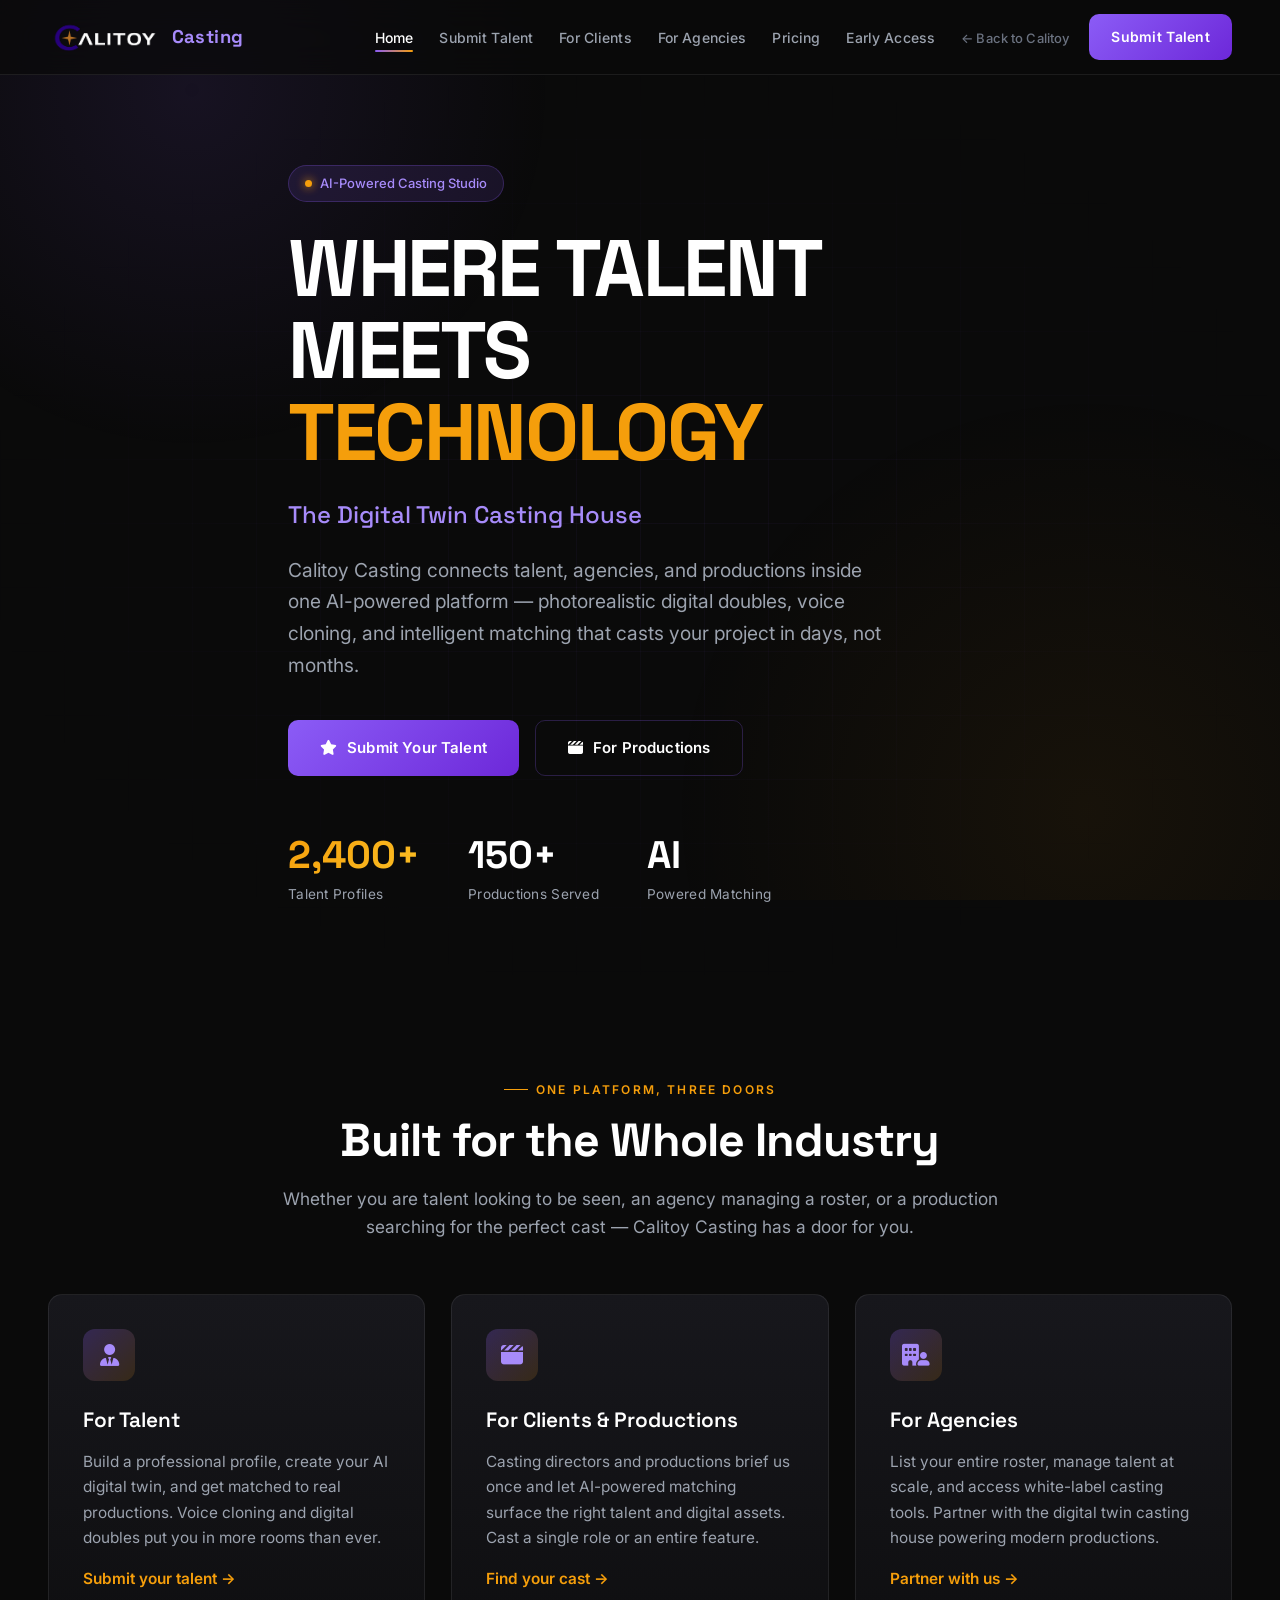
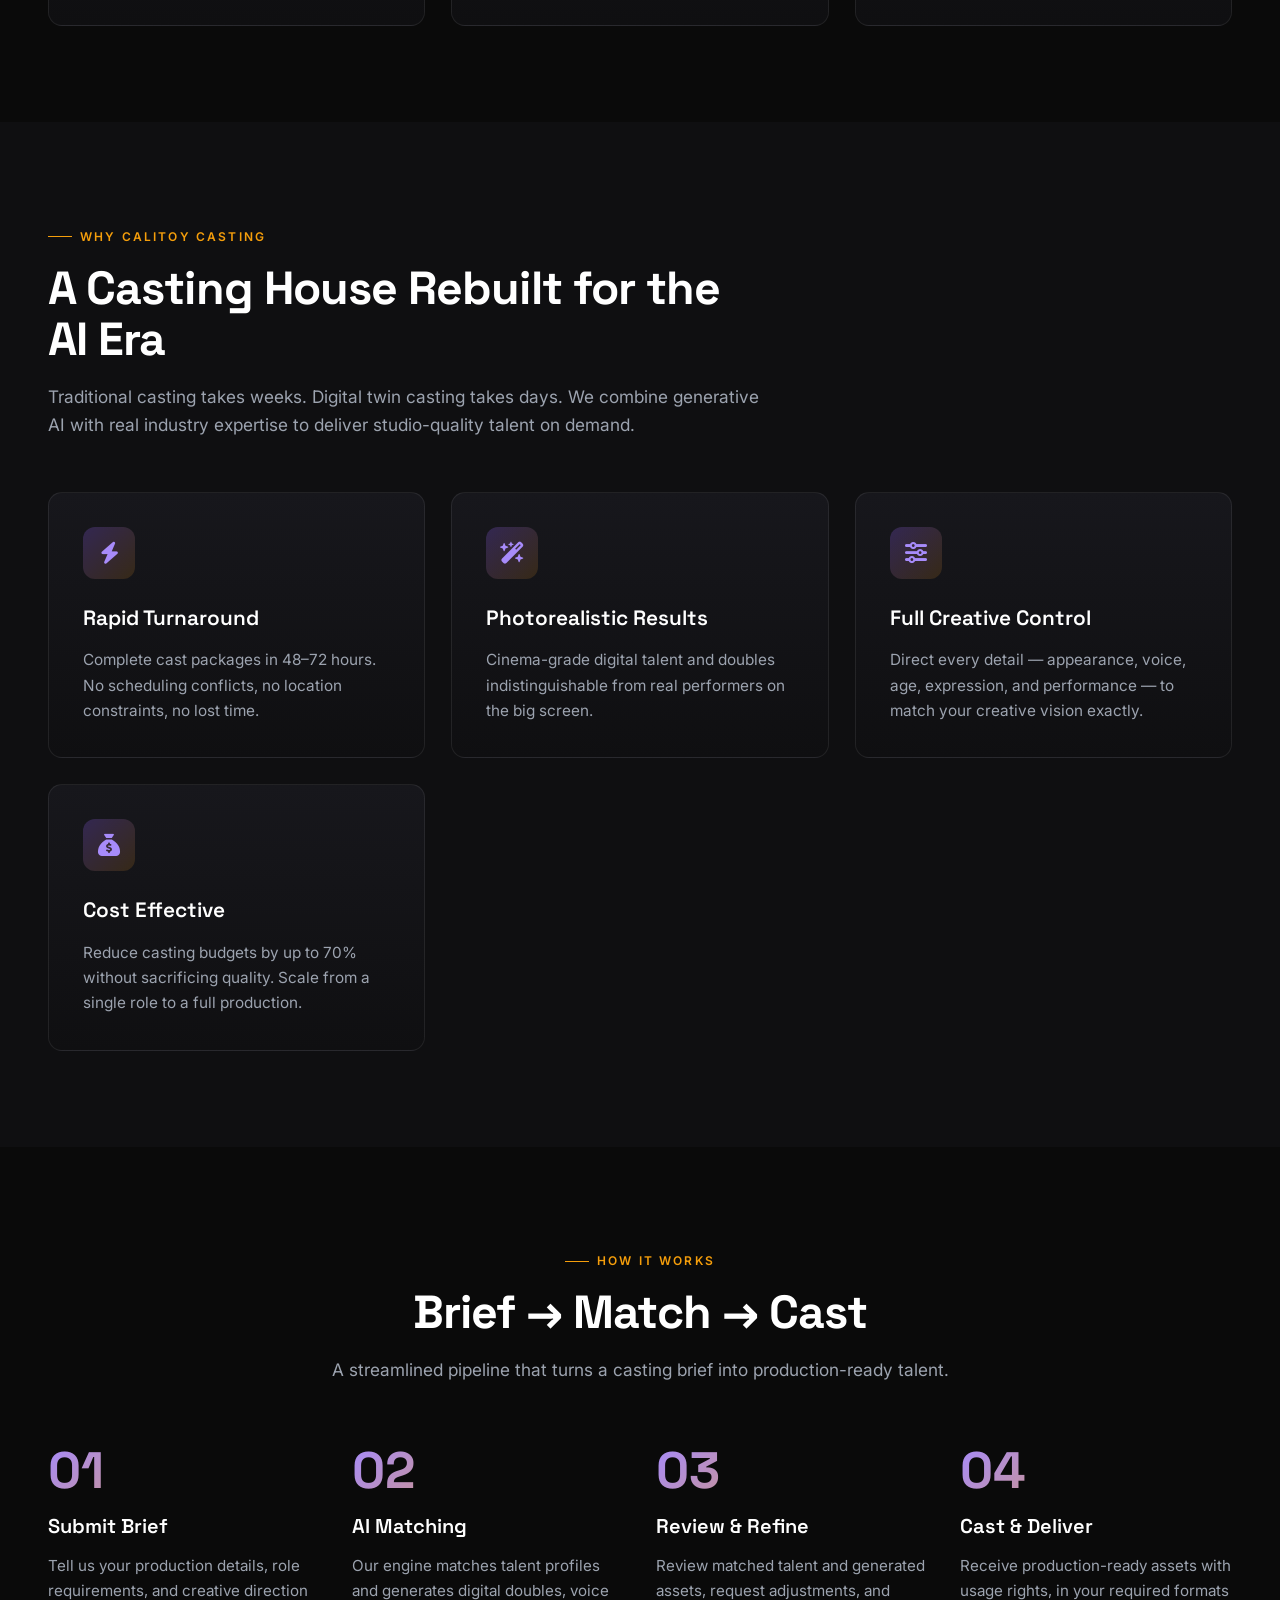
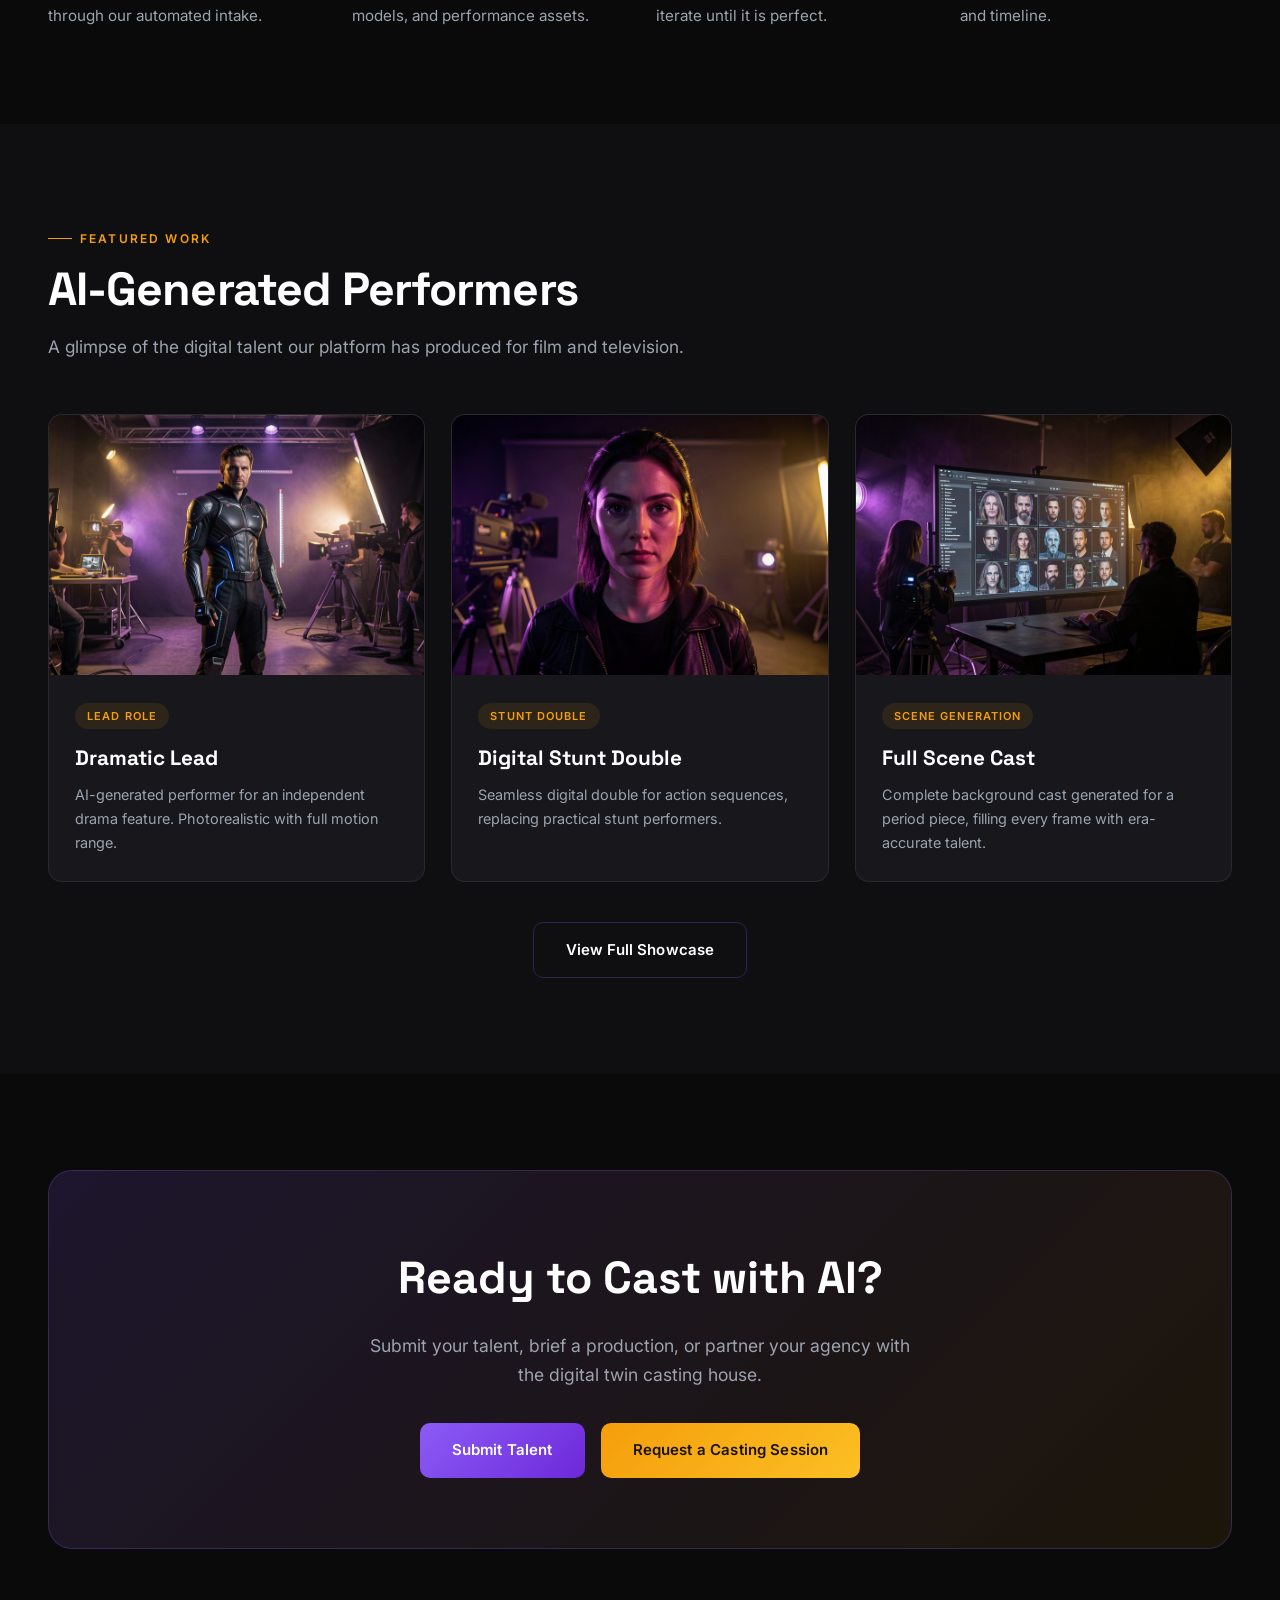
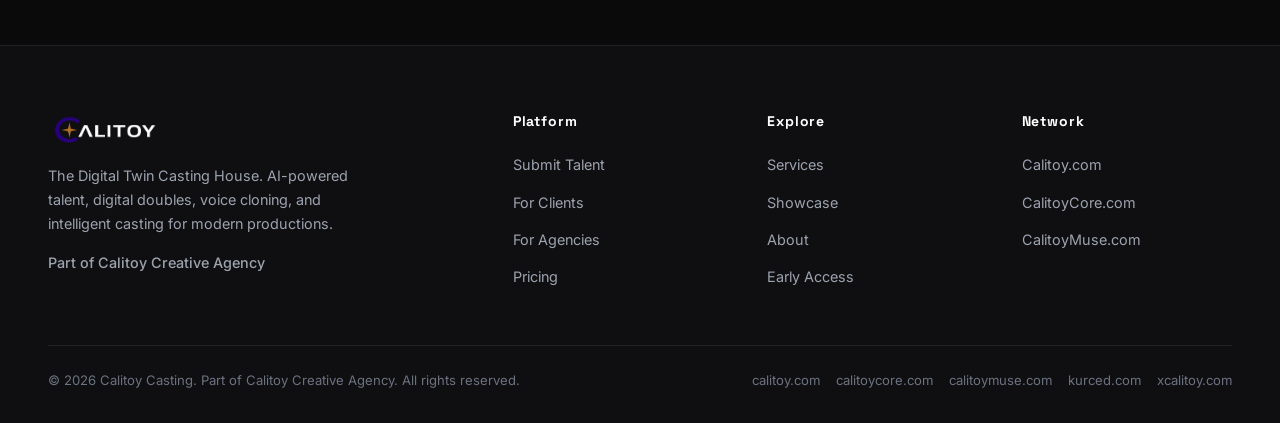
<file: index.html>
<!DOCTYPE html>
<html lang="en">
<head>
<meta charset="UTF-8">
<meta name="viewport" content="width=device-width, initial-scale=1.0">
<title>Calitoy Casting — The Digital Twin Casting House</title>
<link rel="icon" type="image/png" href="assets/calitoy-creative-logo.png">
<meta name="description" content="Where talent meets technology. Calitoy Casting is the AI-powered digital twin casting house connecting talent, agencies, and productions with photorealistic digital doubles, voice cloning, and AI-powered matching.">
<link rel="preconnect" href="https://fonts.googleapis.com">
<link rel="preconnect" href="https://fonts.gstatic.com" crossorigin>
<link href="https://fonts.googleapis.com/css2?family=Inter:wght@400;500;600;700&family=Space+Grotesk:wght@400;500;600;700&display=swap" rel="stylesheet">
<link rel="stylesheet" href="https://cdnjs.cloudflare.com/ajax/libs/font-awesome/6.5.1/css/all.min.css">
<link rel="stylesheet" href="styles.css">
</head>
<body>

<header>
  <div class="nav-wrap">
    <a href="index.html" class="nav-logo">
      <img src="assets/calitoy-creative-logo.png" alt="Calitoy Creative Agency">
      <span class="logo-text"><span>Casting</span></span>
    </a>
    <ul class="nav-links">
      <li><a href="index.html" class="active">Home</a></li>
      <li><a href="submit.html">Submit Talent</a></li>
      <li><a href="clients.html">For Clients</a></li>
      <li><a href="agencies.html">For Agencies</a></li>
      <li><a href="pricing.html">Pricing</a></li>
      <li><a href="login.html">Early Access</a></li>
      <li><a href="https://calitoy.com" class="nav-back">&larr; Back to Calitoy</a></li>
    </ul>
    <a href="submit.html" class="nav-cta">Submit Talent</a>
    <button class="hamburger" aria-label="Menu"><span></span><span></span><span></span></button>
  </div>
</header>
<div class="mobile-nav">
  <a href="index.html">Home</a>
  <a href="submit.html">Submit Talent</a>
  <a href="clients.html">For Clients</a>
  <a href="agencies.html">For Agencies</a>
  <a href="pricing.html">Pricing</a>
  <a href="login.html">Early Access</a>
  <a href="https://calitoy.com">&larr; Back to Calitoy</a>
  <a href="submit.html" class="nav-cta">Submit Talent</a>
</div>

<!-- HERO -->
<section class="hero">
  <div class="hero-bg" style="background-image:url('https://thecollectivepitch.com/wp-content/uploads/2023/07/filmmaking-elements-complete-guide-with-tips.webp></div>
  <div class="hero-overlay"></div>
  <div class="hero-grid"></div>
  <div class="container hero-content">
    <span class="hero-badge"><span class="dot"></span> AI-Powered Casting Studio</span>
    <h1>WHERE TALENT<br>MEETS <span class="gold">TECHNOLOGY</span></h1>
    <p class="subtitle">The Digital Twin Casting House</p>
    <p class="lead">Calitoy Casting connects talent, agencies, and productions inside one AI-powered platform — photorealistic digital doubles, voice cloning, and intelligent matching that casts your project in days, not months.</p>
    <div class="hero-cta-group">
      <a href="submit.html" class="btn-primary"><i class="fa-solid fa-star"></i> Submit Your Talent</a>
      <a href="clients.html" class="btn-secondary"><i class="fa-solid fa-clapperboard"></i> For Productions</a>
    </div>
    <div class="hero-stats">
      <div class="hero-stat">
        <div class="num"><span class="gold">2,400+</span></div>
        <div class="lbl">Talent Profiles</div>
      </div>
      <div class="hero-stat">
        <div class="num">150+</div>
        <div class="lbl">Productions Served</div>
      </div>
      <div class="hero-stat">
        <div class="num">AI</div>
        <div class="lbl">Powered Matching</div>
      </div>
    </div>
  </div>
</section>

<!-- AUDIENCE SPLIT -->
<section>
  <div class="container">
    <div class="section-head center reveal">
      <p class="eyebrow">One Platform, Three Doors</p>
      <h2 class="section-title">Built for the Whole Industry</h2>
      <p class="section-subtitle">Whether you are talent looking to be seen, an agency managing a roster, or a production searching for the perfect cast — Calitoy Casting has a door for you.</p>
    </div>
    <div class="cards-grid">
      <div class="card reveal">
        <div class="card-icon"><i class="fa-solid fa-user-tie"></i></div>
        <h3>For Talent</h3>
        <p>Build a professional profile, create your AI digital twin, and get matched to real productions. Voice cloning and digital doubles put you in more rooms than ever.</p>
        <p style="margin-top:16px;"><a href="submit.html" class="gold" style="text-decoration:none;font-weight:600;">Submit your talent &rarr;</a></p>
      </div>
      <div class="card reveal">
        <div class="card-icon"><i class="fa-solid fa-clapperboard"></i></div>
        <h3>For Clients &amp; Productions</h3>
        <p>Casting directors and productions brief us once and let AI-powered matching surface the right talent and digital assets. Cast a single role or an entire feature.</p>
        <p style="margin-top:16px;"><a href="clients.html" class="gold" style="text-decoration:none;font-weight:600;">Find your cast &rarr;</a></p>
      </div>
      <div class="card reveal">
        <div class="card-icon"><i class="fa-solid fa-building-user"></i></div>
        <h3>For Agencies</h3>
        <p>List your entire roster, manage talent at scale, and access white-label casting tools. Partner with the digital twin casting house powering modern productions.</p>
        <p style="margin-top:16px;"><a href="agencies.html" class="gold" style="text-decoration:none;font-weight:600;">Partner with us &rarr;</a></p>
      </div>
    </div>
  </div>
</section>

<!-- WHY -->
<section style="background: var(--bg-surface);">
  <div class="container">
    <div class="section-head reveal">
      <p class="eyebrow">Why Calitoy Casting</p>
      <h2 class="section-title">A Casting House Rebuilt for the AI Era</h2>
      <p class="section-subtitle">Traditional casting takes weeks. Digital twin casting takes days. We combine generative AI with real industry expertise to deliver studio-quality talent on demand.</p>
    </div>
    <div class="cards-grid">
      <div class="card reveal">
        <div class="card-icon"><i class="fa-solid fa-bolt"></i></div>
        <h3>Rapid Turnaround</h3>
        <p>Complete cast packages in 48&ndash;72 hours. No scheduling conflicts, no location constraints, no lost time.</p>
      </div>
      <div class="card reveal">
        <div class="card-icon"><i class="fa-solid fa-wand-magic-sparkles"></i></div>
        <h3>Photorealistic Results</h3>
        <p>Cinema-grade digital talent and doubles indistinguishable from real performers on the big screen.</p>
      </div>
      <div class="card reveal">
        <div class="card-icon"><i class="fa-solid fa-sliders"></i></div>
        <h3>Full Creative Control</h3>
        <p>Direct every detail — appearance, voice, age, expression, and performance — to match your creative vision exactly.</p>
      </div>
      <div class="card reveal">
        <div class="card-icon"><i class="fa-solid fa-sack-dollar"></i></div>
        <h3>Cost Effective</h3>
        <p>Reduce casting budgets by up to 70% without sacrificing quality. Scale from a single role to a full production.</p>
      </div>
    </div>
  </div>
</section>

<!-- HOW IT WORKS -->
<section>
  <div class="container">
    <div class="section-head center reveal">
      <p class="eyebrow">How It Works</p>
      <h2 class="section-title">Brief &rarr; Match &rarr; Cast</h2>
      <p class="section-subtitle">A streamlined pipeline that turns a casting brief into production-ready talent.</p>
    </div>
    <div class="steps-grid">
      <div class="step reveal"><div class="step-number">01</div><h3>Submit Brief</h3><p>Tell us your production details, role requirements, and creative direction through our automated intake.</p></div>
      <div class="step reveal"><div class="step-number">02</div><h3>AI Matching</h3><p>Our engine matches talent profiles and generates digital doubles, voice models, and performance assets.</p></div>
      <div class="step reveal"><div class="step-number">03</div><h3>Review &amp; Refine</h3><p>Review matched talent and generated assets, request adjustments, and iterate until it is perfect.</p></div>
      <div class="step reveal"><div class="step-number">04</div><h3>Cast &amp; Deliver</h3><p>Receive production-ready assets with usage rights, in your required formats and timeline.</p></div>
    </div>
  </div>
</section>

<!-- SHOWCASE -->
<section style="background: var(--bg-surface);">
  <div class="container">
    <div class="section-head reveal">
      <p class="eyebrow">Featured Work</p>
      <h2 class="section-title">AI-Generated Performers</h2>
      <p class="section-subtitle">A glimpse of the digital talent our platform has produced for film and television.</p>
    </div>
    <div class="showcase-grid">
      <div class="showcase-item reveal">
        <img src="assets/showcase-digital-actor.png" alt="Digital Actor">
        <div class="showcase-body"><span class="tag">Lead Role</span><h3>Dramatic Lead</h3><p>AI-generated performer for an independent drama feature. Photorealistic with full motion range.</p></div>
      </div>
      <div class="showcase-item reveal">
        <img src="assets/showcase-digital-double.png" alt="Digital Double">
        <div class="showcase-body"><span class="tag">Stunt Double</span><h3>Digital Stunt Double</h3><p>Seamless digital double for action sequences, replacing practical stunt performers.</p></div>
      </div>
      <div class="showcase-item reveal">
        <img src="assets/showcase-ai-set.png" alt="AI Generated Set">
        <div class="showcase-body"><span class="tag">Scene Generation</span><h3>Full Scene Cast</h3><p>Complete background cast generated for a period piece, filling every frame with era-accurate talent.</p></div>
      </div>
    </div>
    <div style="text-align:center;margin-top:40px;"><a href="showcase.html" class="btn-secondary">View Full Showcase</a></div>
  </div>
</section>

<!-- CTA -->
<section class="cta-section">
  <div class="container">
    <div class="cta-inner reveal">
      <h2>Ready to Cast with AI?</h2>
      <p>Submit your talent, brief a production, or partner your agency with the digital twin casting house.</p>
      <div class="hero-cta-group">
        <a href="submit.html" class="btn-primary">Submit Talent</a>
        <a href="clients.html" class="btn-gold">Request a Casting Session</a>
      </div>
    </div>
  </div>
</section>

<!-- FOOTER -->
<footer>
  <div class="container">
    <div class="footer-grid">
      <div class="footer-brand">
        <a href="index.html" class="nav-logo"><img src="assets/calitoy-creative-logo.png" alt="Calitoy Creative Agency" height="40"></a>
        <p>The Digital Twin Casting House. AI-powered talent, digital doubles, voice cloning, and intelligent casting for modern productions.</p>
        <p class="footer-tagline">Part of Calitoy Creative Agency</p>
      </div>
      <div class="footer-col">
        <h4>Platform</h4>
        <ul>
          <li><a href="submit.html">Submit Talent</a></li>
          <li><a href="clients.html">For Clients</a></li>
          <li><a href="agencies.html">For Agencies</a></li>
          <li><a href="pricing.html">Pricing</a></li>
        </ul>
      </div>
      <div class="footer-col">
        <h4>Explore</h4>
        <ul>
          <li><a href="services.html">Services</a></li>
          <li><a href="showcase.html">Showcase</a></li>
          <li><a href="about.html">About</a></li>
          <li><a href="login.html">Early Access</a></li>
        </ul>
      </div>
      <div class="footer-col">
        <h4>Network</h4>
        <ul>
          <li><a href="https://calitoy.com" target="_blank">Calitoy.com</a></li>
          <li><a href="https://calitoycore.com" target="_blank">CalitoyCore.com</a></li>
          <li><a href="https://calitoymuse.com" target="_blank">CalitoyMuse.com</a></li>
        </ul>
      </div>
    </div>
    <div class="footer-bottom">
      <p>&copy; 2026 Calitoy Casting. Part of Calitoy Creative Agency. All rights reserved.</p>
      <div class="footer-network">
        <a href="https://calitoy.com" target="_blank">calitoy.com</a>
        <a href="https://calitoycore.com" target="_blank">calitoycore.com</a>
        <a href="https://calitoymuse.com" target="_blank">calitoymuse.com</a>
        <a href="https://kurced.com" target="_blank">kurced.com</a>
        <a href="https://xcalitoy.com" target="_blank">xcalitoy.com</a>
      </div>
    </div>
  </div>
</footer>

<script src="main.js"></script>
</body>
</html>
</file>
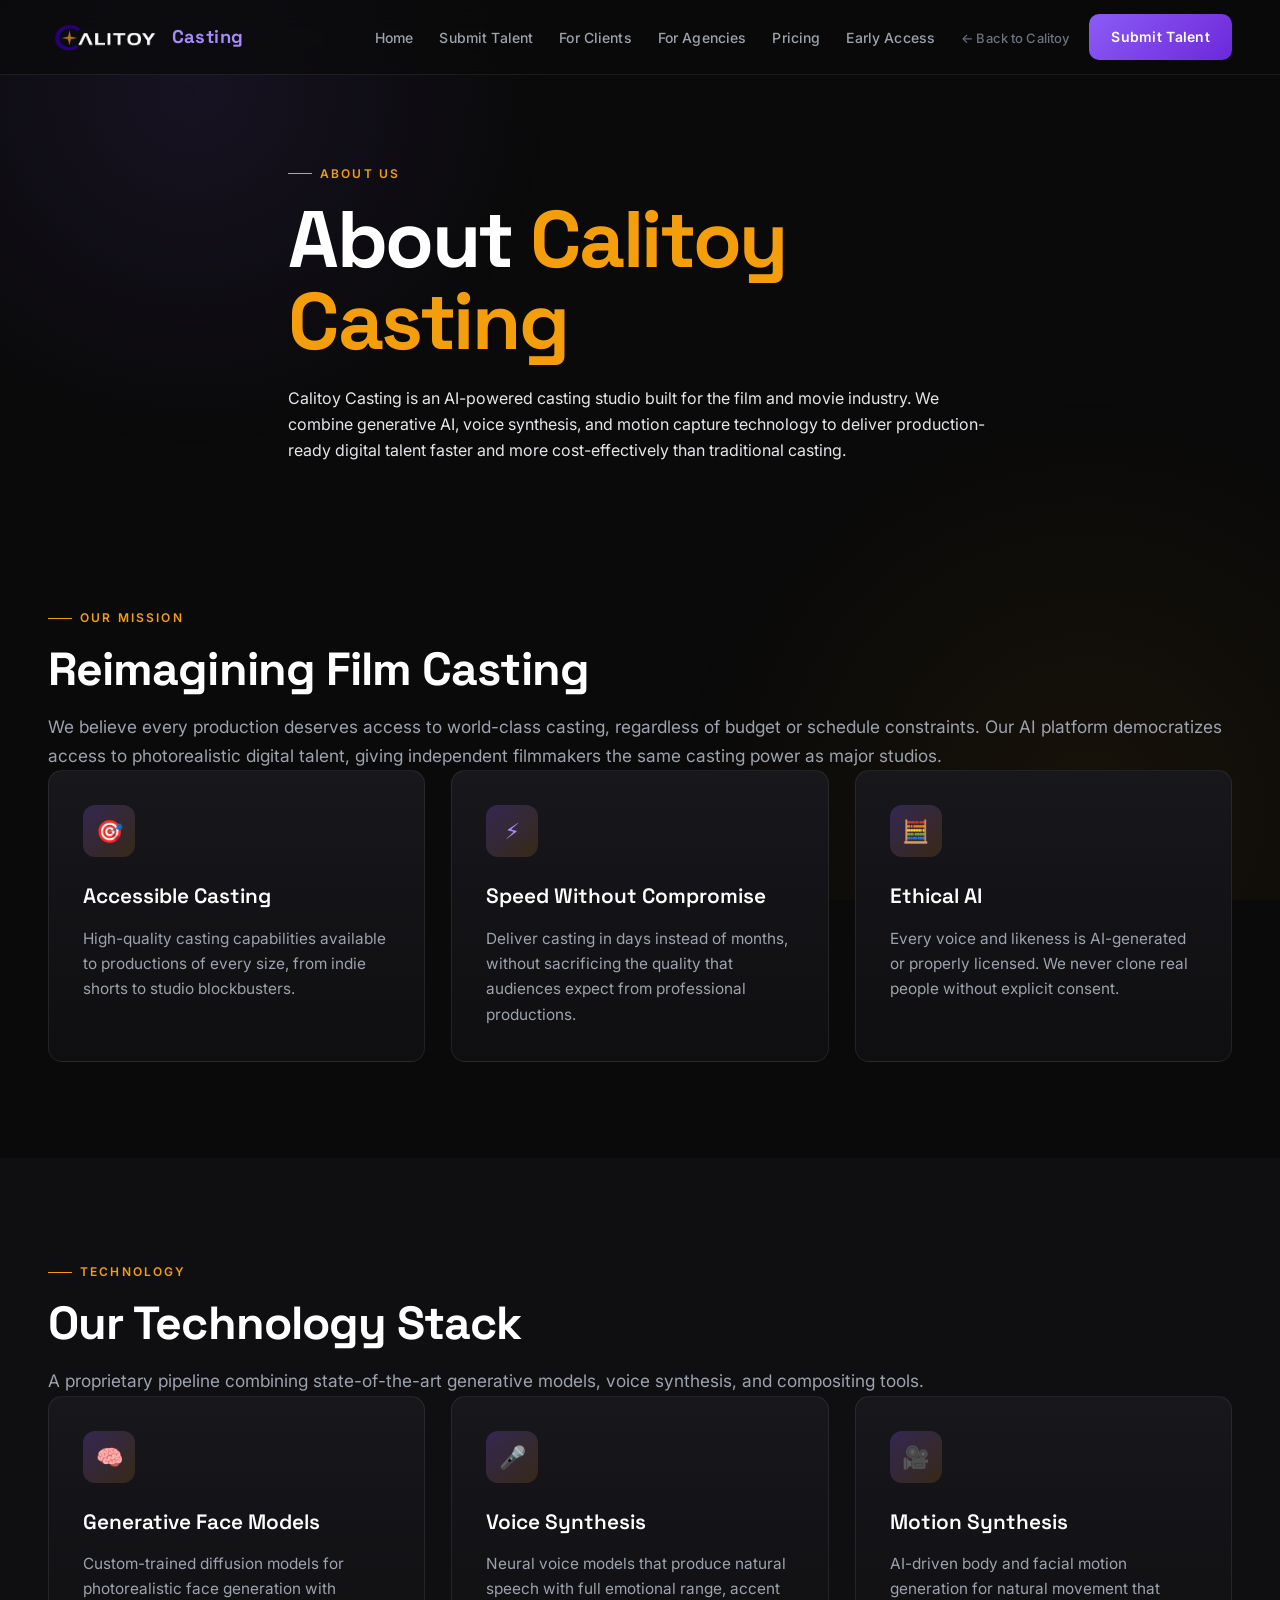
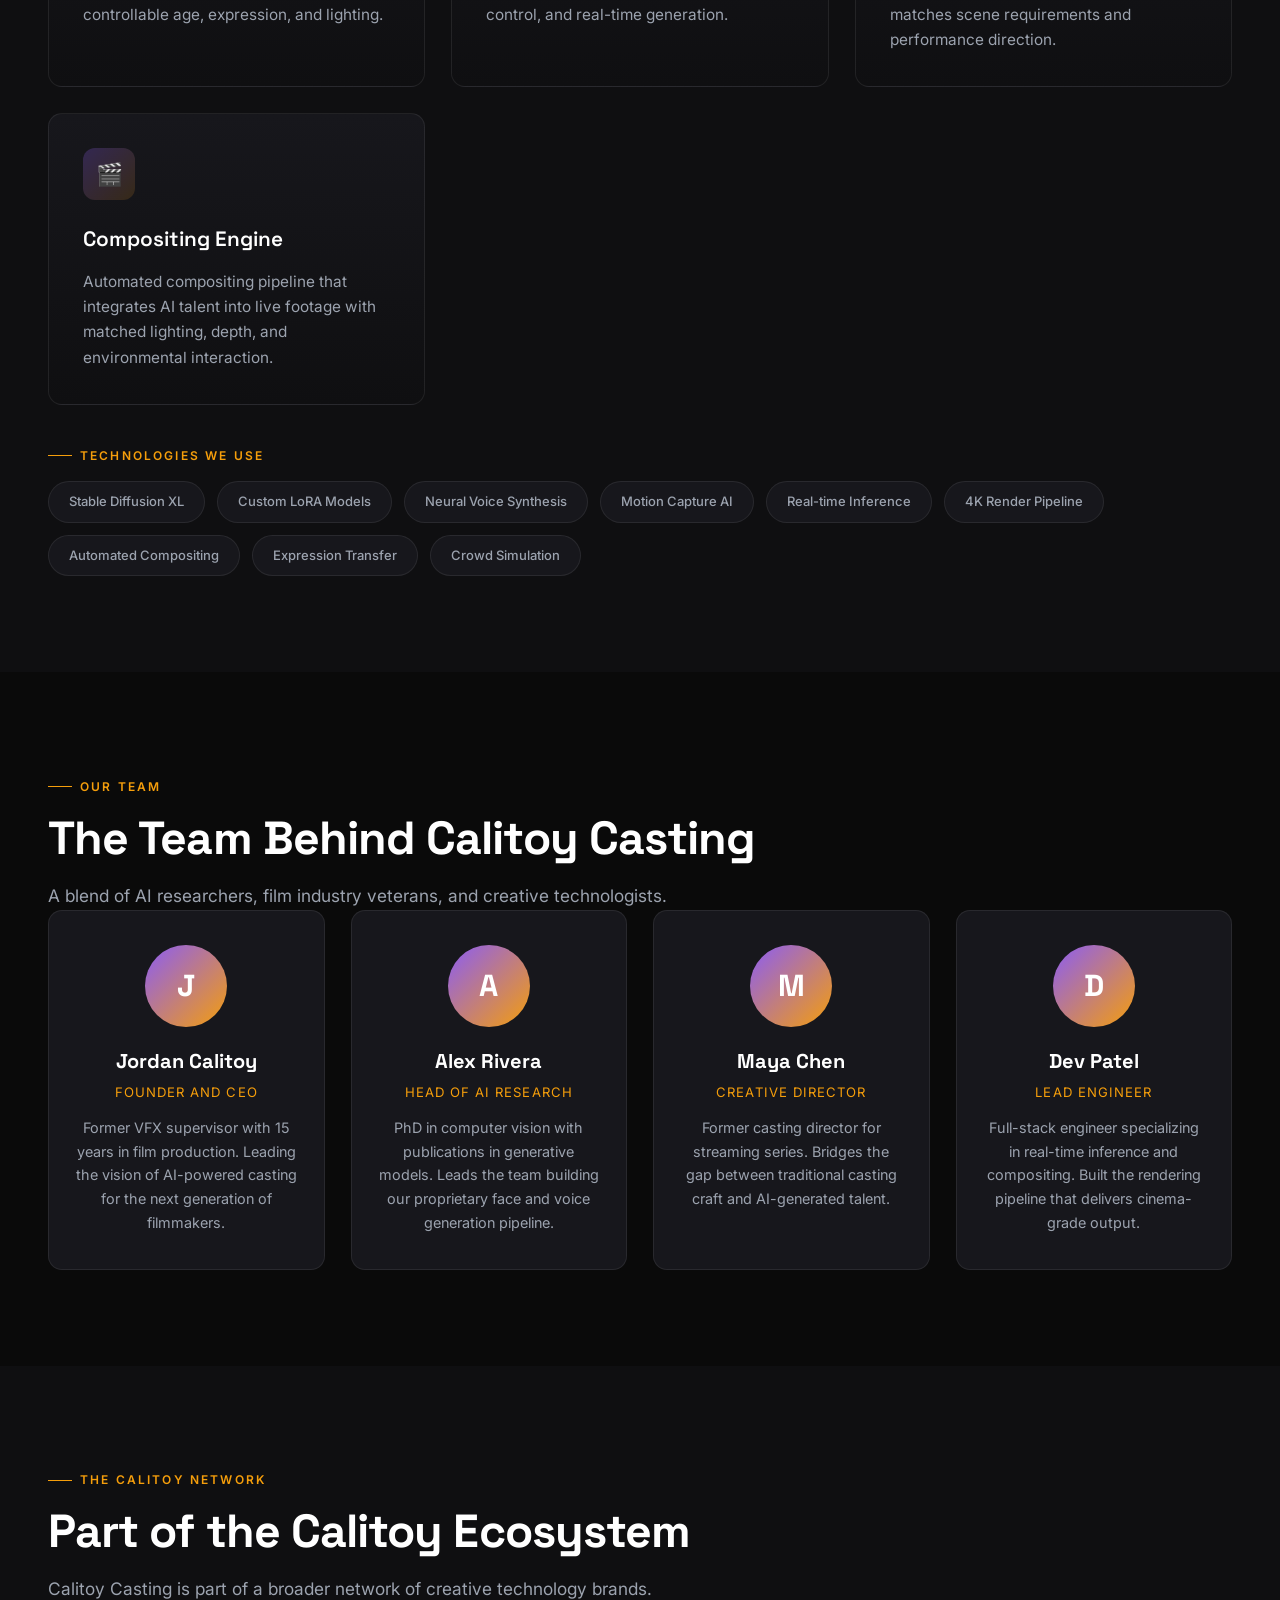
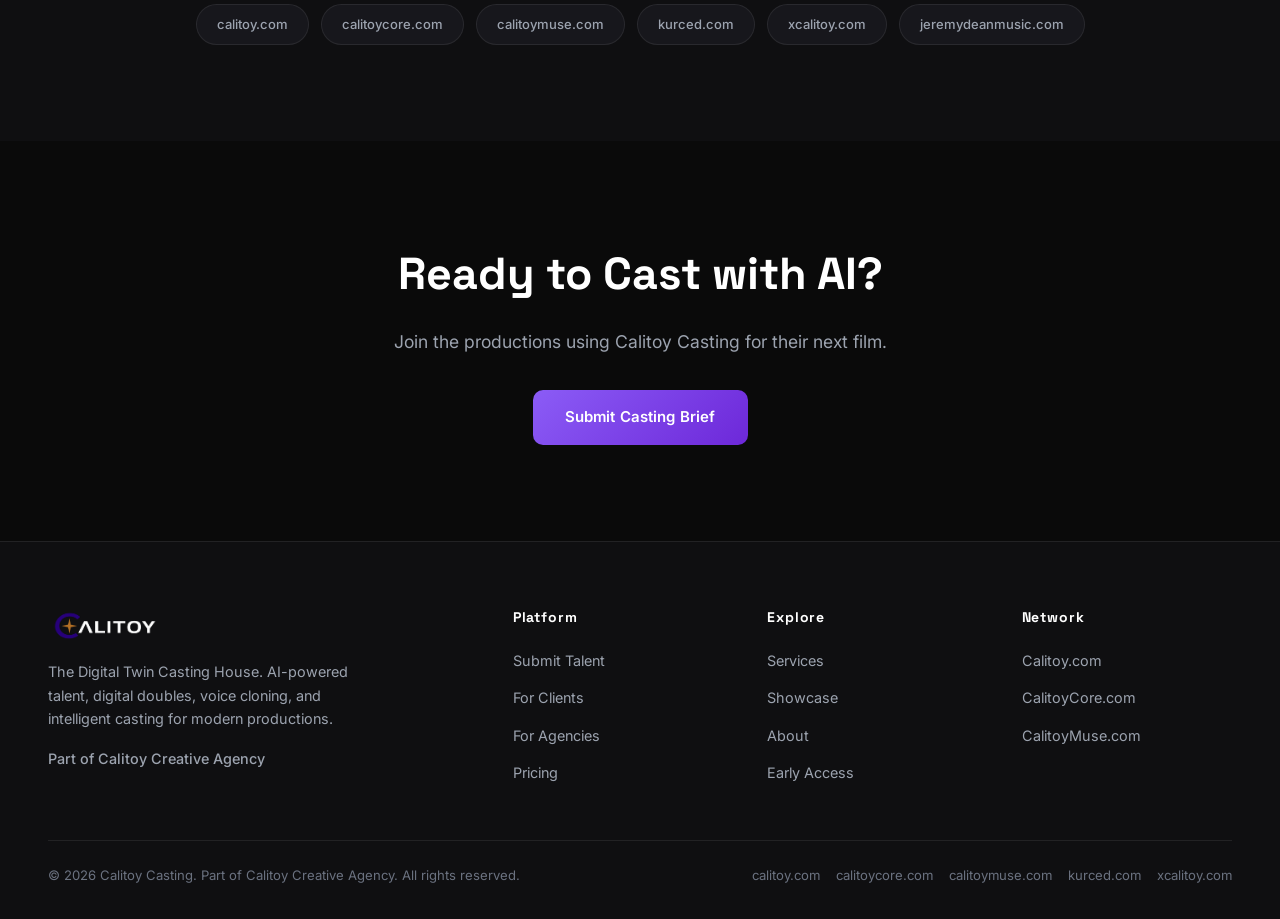
<file: about.html>
<!DOCTYPE html>
<html lang="en">
<head>
<meta charset="UTF-8">
<meta name="viewport" content="width=device-width, initial-scale=1.0">
<title>About - Calitoy Casting</title>
<link rel="icon" type="image/png" href="assets/calitoy-creative-logo.png">
<meta name="description" content="About Calitoy Casting - AI-powered casting studio technology, team, and mission for the future of film casting.">
<link rel="preconnect" href="https://fonts.googleapis.com">
<link rel="preconnect" href="https://fonts.gstatic.com" crossorigin>
<link href="https://fonts.googleapis.com/css2?family=Inter:wght@400;500;600;700&family=Space+Grotesk:wght@400;500;600;700&display=swap" rel="stylesheet">
<link rel="stylesheet" href="https://cdnjs.cloudflare.com/ajax/libs/font-awesome/6.5.1/css/all.min.css">
<link rel="stylesheet" href="styles.css">
</head>
<body>

<header>
  <div class="nav-wrap">
    <a href="index.html" class="nav-logo">
      <img src="assets/calitoy-creative-logo.png" alt="Calitoy Creative Agency">
      <span class="logo-text"><span>Casting</span></span>
    </a>
    <ul class="nav-links">
      <li><a href="index.html">Home</a></li>
      <li><a href="submit.html">Submit Talent</a></li>
      <li><a href="clients.html">For Clients</a></li>
      <li><a href="agencies.html">For Agencies</a></li>
      <li><a href="pricing.html">Pricing</a></li>
      <li><a href="login.html">Early Access</a></li>
      <li><a href="https://calitoy.com" class="nav-back">&larr; Back to Calitoy</a></li>
    </ul>
    <a href="submit.html" class="nav-cta">Submit Talent</a>
    <button class="hamburger" aria-label="Menu"><span></span><span></span><span></span></button>
  </div>
</header>
<div class="mobile-nav">
  <a href="index.html">Home</a>
  <a href="submit.html">Submit Talent</a>
  <a href="clients.html">For Clients</a>
  <a href="agencies.html">For Agencies</a>
  <a href="pricing.html">Pricing</a>
  <a href="login.html">Early Access</a>
  <a href="https://calitoy.com">&larr; Back to Calitoy</a>
  <a href="submit.html" class="nav-cta">Submit Talent</a>
</div>

<section class="hero" style="min-height: auto; padding: 80px 0 40px;">
  <div class="hero-bg"></div>
  <div class="container hero-content">
    <p class="eyebrow">About Us</p>
    <h1>About <span class="gold">Calitoy Casting</span></h1>
    <p>Calitoy Casting is an AI-powered casting studio built for the film and movie industry. We combine generative AI, voice synthesis, and motion capture technology to deliver production-ready digital talent faster and more cost-effectively than traditional casting.</p>
  </div>
</section>

<section>
  <div class="container">
    <p class="eyebrow">Our Mission</p>
    <h2 class="section-title">Reimagining Film Casting</h2>
    <p class="section-subtitle">We believe every production deserves access to world-class casting, regardless of budget or schedule constraints. Our AI platform democratizes access to photorealistic digital talent, giving independent filmmakers the same casting power as major studios.</p>
    <div class="cards-grid">
      <div class="card">
        <div class="card-icon">&#127919;</div>
        <h3>Accessible Casting</h3>
        <p>High-quality casting capabilities available to productions of every size, from indie shorts to studio blockbusters.</p>
      </div>
      <div class="card">
        <div class="card-icon">&#9889;</div>
        <h3>Speed Without Compromise</h3>
        <p>Deliver casting in days instead of months, without sacrificing the quality that audiences expect from professional productions.</p>
      </div>
      <div class="card">
        <div class="card-icon">&#129518;</div>
        <h3>Ethical AI</h3>
        <p>Every voice and likeness is AI-generated or properly licensed. We never clone real people without explicit consent.</p>
      </div>
    </div>
  </div>
</section>

<section style="background: var(--bg-surface);">
  <div class="container">
    <p class="eyebrow">Technology</p>
    <h2 class="section-title">Our Technology Stack</h2>
    <p class="section-subtitle">A proprietary pipeline combining state-of-the-art generative models, voice synthesis, and compositing tools.</p>
    <div class="cards-grid">
      <div class="card">
        <div class="card-icon">&#129504;</div>
        <h3>Generative Face Models</h3>
        <p>Custom-trained diffusion models for photorealistic face generation with controllable age, expression, and lighting.</p>
      </div>
      <div class="card">
        <div class="card-icon">&#127908;</div>
        <h3>Voice Synthesis</h3>
        <p>Neural voice models that produce natural speech with full emotional range, accent control, and real-time generation.</p>
      </div>
      <div class="card">
        <div class="card-icon">&#127909;</div>
        <h3>Motion Synthesis</h3>
        <p>AI-driven body and facial motion generation for natural movement that matches scene requirements and performance direction.</p>
      </div>
      <div class="card">
        <div class="card-icon">&#127916;</div>
        <h3>Compositing Engine</h3>
        <p>Automated compositing pipeline that integrates AI talent into live footage with matched lighting, depth, and environmental interaction.</p>
      </div>
    </div>
    <div style="margin-top: 32px;">
      <p class="eyebrow">Technologies We Use</p>
      <div class="tech-badges">
        <span class="tech-badge">Stable Diffusion XL</span>
        <span class="tech-badge">Custom LoRA Models</span>
        <span class="tech-badge">Neural Voice Synthesis</span>
        <span class="tech-badge">Motion Capture AI</span>
        <span class="tech-badge">Real-time Inference</span>
        <span class="tech-badge">4K Render Pipeline</span>
        <span class="tech-badge">Automated Compositing</span>
        <span class="tech-badge">Expression Transfer</span>
        <span class="tech-badge">Crowd Simulation</span>
      </div>
    </div>
  </div>
</section>

<section>
  <div class="container">
    <p class="eyebrow">Our Team</p>
    <h2 class="section-title">The Team Behind Calitoy Casting</h2>
    <p class="section-subtitle">A blend of AI researchers, film industry veterans, and creative technologists.</p>
    <div class="team-grid">
      <div class="team-card">
        <div class="team-avatar">J</div>
        <h3>Jordan Calitoy</h3>
        <div class="role">Founder and CEO</div>
        <p>Former VFX supervisor with 15 years in film production. Leading the vision of AI-powered casting for the next generation of filmmakers.</p>
      </div>
      <div class="team-card">
        <div class="team-avatar">A</div>
        <h3>Alex Rivera</h3>
        <div class="role">Head of AI Research</div>
        <p>PhD in computer vision with publications in generative models. Leads the team building our proprietary face and voice generation pipeline.</p>
      </div>
      <div class="team-card">
        <div class="team-avatar">M</div>
        <h3>Maya Chen</h3>
        <div class="role">Creative Director</div>
        <p>Former casting director for streaming series. Bridges the gap between traditional casting craft and AI-generated talent.</p>
      </div>
      <div class="team-card">
        <div class="team-avatar">D</div>
        <h3>Dev Patel</h3>
        <div class="role">Lead Engineer</div>
        <p>Full-stack engineer specializing in real-time inference and compositing. Built the rendering pipeline that delivers cinema-grade output.</p>
      </div>
    </div>
  </div>
</section>

<section style="background: var(--bg-surface);">
  <div class="container">
    <p class="eyebrow">The Calitoy Network</p>
    <h2 class="section-title">Part of the Calitoy Ecosystem</h2>
    <p class="section-subtitle">Calitoy Casting is part of a broader network of creative technology brands.</p>
    <div class="tech-badges" style="justify-content: center;">
      <a href="https://calitoy.com" target="_blank" class="tech-badge">calitoy.com</a>
      <a href="https://calitoycore.com" target="_blank" class="tech-badge">calitoycore.com</a>
      <a href="https://calitoymuse.com" target="_blank" class="tech-badge">calitoymuse.com</a>
      <a href="https://kurced.com" target="_blank" class="tech-badge">kurced.com</a>
      <a href="https://xcalitoy.com" target="_blank" class="tech-badge">xcalitoy.com</a>
      <a href="https://jeremydeanmusic.com" target="_blank" class="tech-badge">jeremydeanmusic.com</a>
    </div>
  </div>
</section>

<section class="cta-section">
  <div class="container">
    <h2>Ready to Cast with AI?</h2>
    <p>Join the productions using Calitoy Casting for their next film.</p>
    <a href="intake.html" class="btn-primary">Submit Casting Brief</a>
  </div>
</section>

<footer>
  <div class="container">
    <div class="footer-grid">
      <div class="footer-brand">
        <a href="index.html" class="nav-logo"><img src="assets/calitoy-creative-logo.png" alt="Calitoy Creative Agency" height="40"></a>
        <p>The Digital Twin Casting House. AI-powered talent, digital doubles, voice cloning, and intelligent casting for modern productions.</p>
        <p class="footer-tagline">Part of Calitoy Creative Agency</p>
      </div>
      <div class="footer-col"><h4>Platform</h4><ul><li><a href="submit.html">Submit Talent</a></li><li><a href="clients.html">For Clients</a></li><li><a href="agencies.html">For Agencies</a></li><li><a href="pricing.html">Pricing</a></li></ul></div>
      <div class="footer-col"><h4>Explore</h4><ul><li><a href="services.html">Services</a></li><li><a href="showcase.html">Showcase</a></li><li><a href="about.html">About</a></li><li><a href="login.html">Early Access</a></li></ul></div>
      <div class="footer-col"><h4>Network</h4><ul><li><a href="https://calitoy.com" target="_blank">Calitoy.com</a></li><li><a href="https://calitoycore.com" target="_blank">CalitoyCore.com</a></li><li><a href="https://calitoymuse.com" target="_blank">CalitoyMuse.com</a></li></ul></div>
    </div>
    <div class="footer-bottom">
      <p>&copy; 2026 Calitoy Casting. Part of Calitoy Creative Agency. All rights reserved.</p>
      <div class="footer-network">
        <a href="https://calitoy.com" target="_blank">calitoy.com</a>
        <a href="https://calitoycore.com" target="_blank">calitoycore.com</a>
        <a href="https://calitoymuse.com" target="_blank">calitoymuse.com</a>
        <a href="https://kurced.com" target="_blank">kurced.com</a>
        <a href="https://xcalitoy.com" target="_blank">xcalitoy.com</a>
      </div>
    </div>
  </div>
</footer>

<script src="main.js"></script>
</body>
</html>
</file>
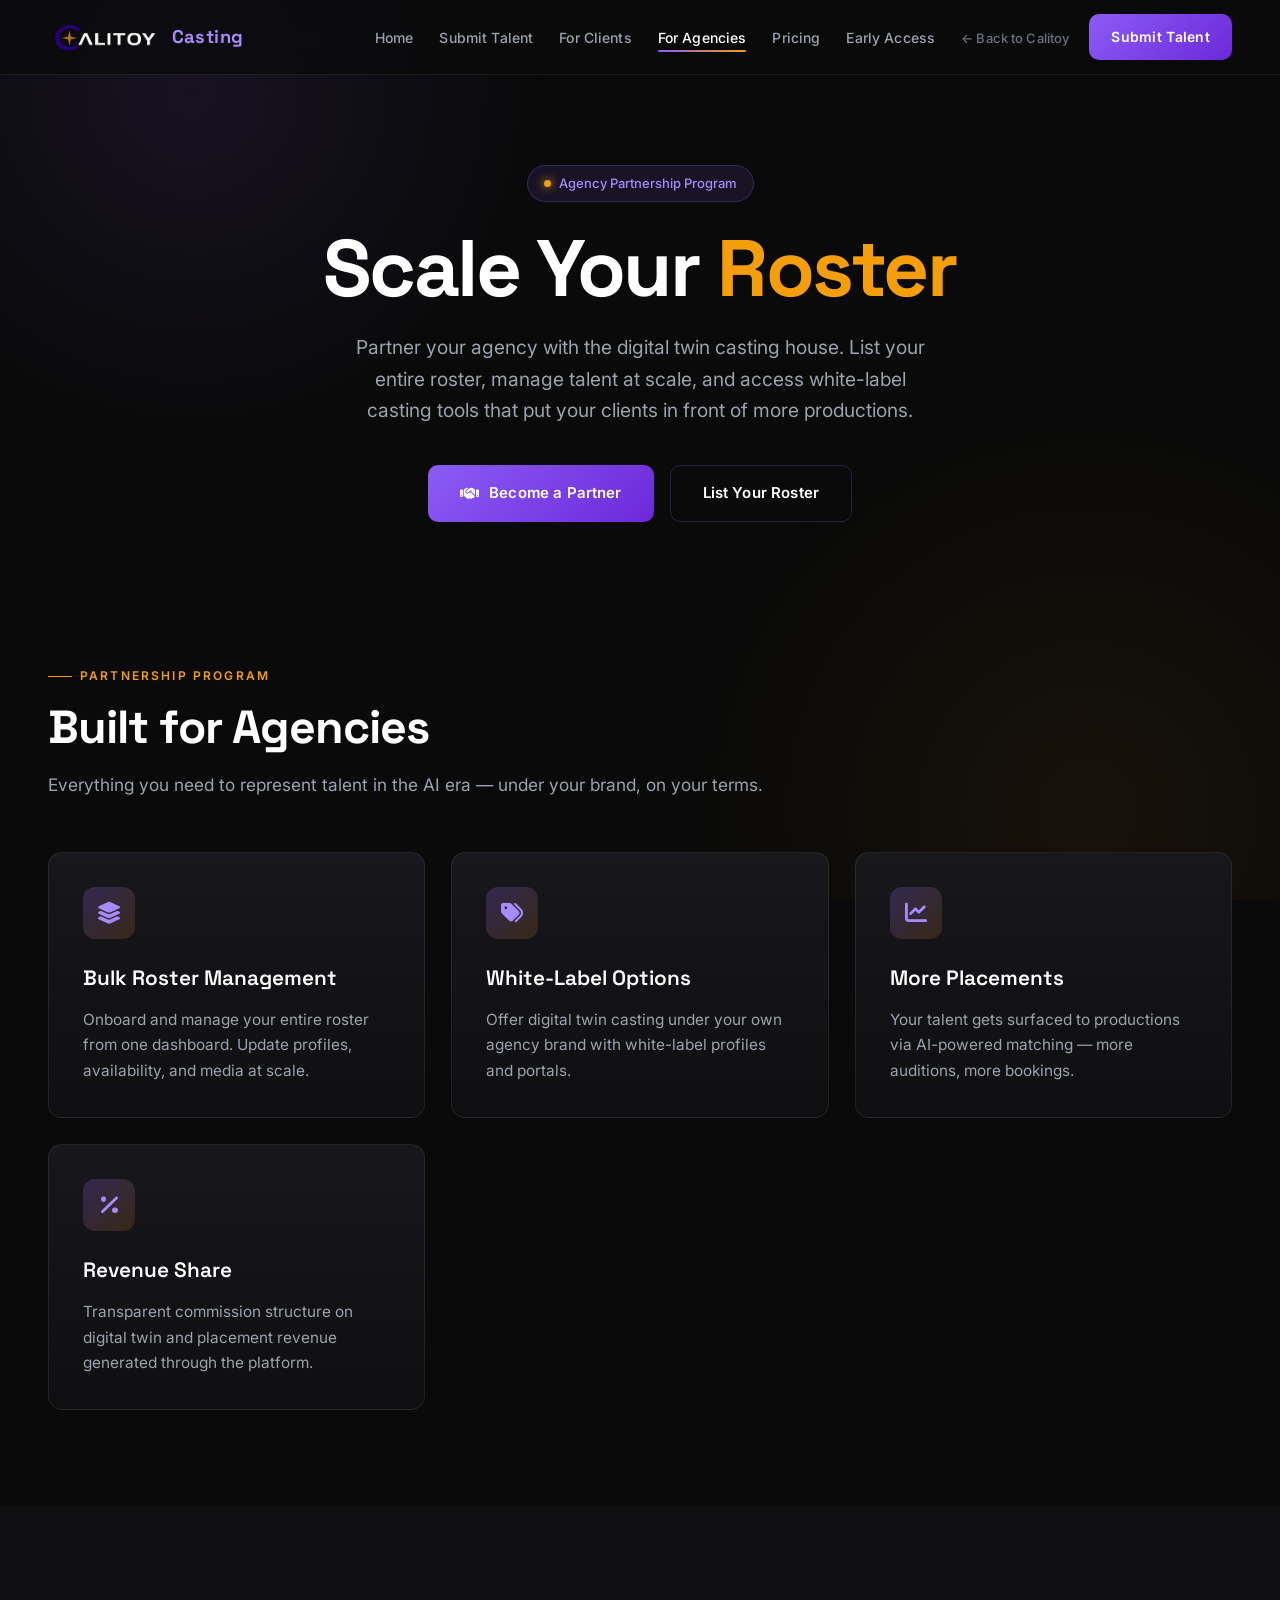
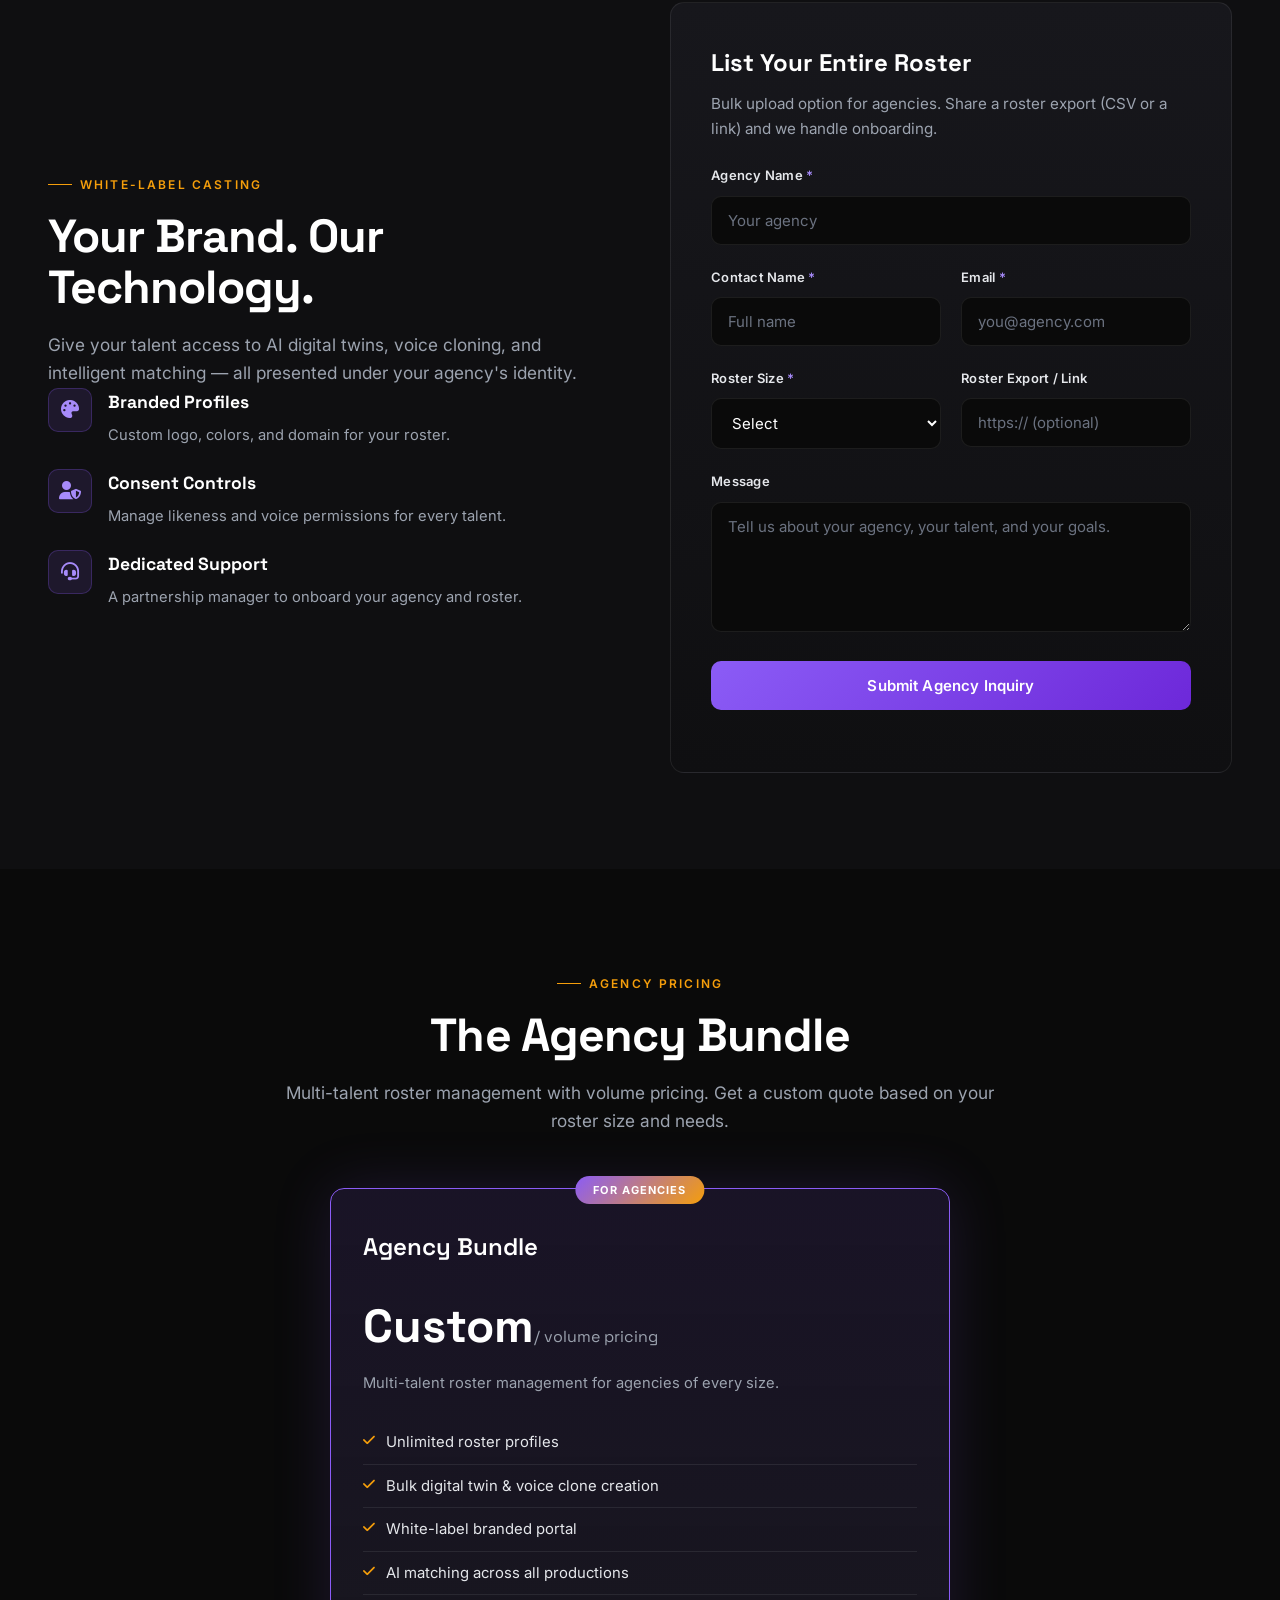
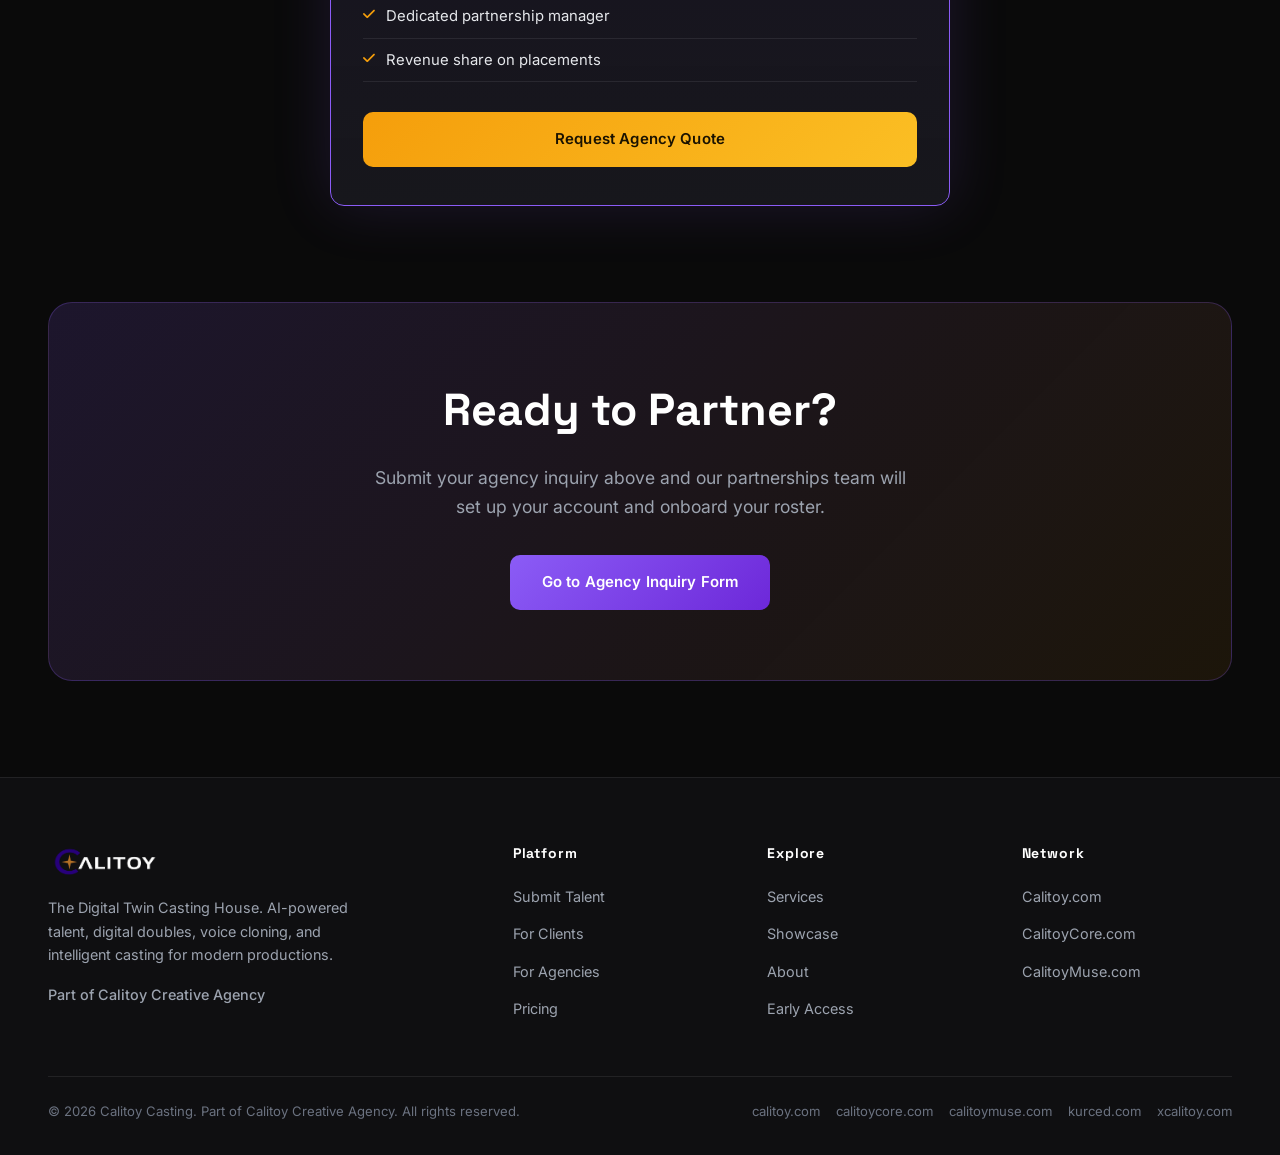
<file: agencies.html>
<!DOCTYPE html>
<html lang="en">
<head>
<meta charset="UTF-8">
<meta name="viewport" content="width=device-width, initial-scale=1.0">
<title>For Talent Agencies — Calitoy Casting</title>
<link rel="icon" type="image/png" href="assets/calitoy-creative-logo.png">
<meta name="description" content="Partner your agency with Calitoy Casting. List your entire roster, manage talent at scale, and access white-label digital twin casting tools.">
<link rel="preconnect" href="https://fonts.googleapis.com">
<link rel="preconnect" href="https://fonts.gstatic.com" crossorigin>
<link href="https://fonts.googleapis.com/css2?family=Inter:wght@400;500;600;700&family=Space+Grotesk:wght@400;500;600;700&display=swap" rel="stylesheet">
<link rel="stylesheet" href="https://cdnjs.cloudflare.com/ajax/libs/font-awesome/6.5.1/css/all.min.css">
<link rel="stylesheet" href="styles.css">
</head>
<body>

<header>
  <div class="nav-wrap">
    <a href="index.html" class="nav-logo">
      <img src="assets/calitoy-creative-logo.png" alt="Calitoy Creative Agency">
      <span class="logo-text"><span>Casting</span></span>
    </a>
    <ul class="nav-links">
      <li><a href="index.html">Home</a></li>
      <li><a href="submit.html">Submit Talent</a></li>
      <li><a href="clients.html">For Clients</a></li>
      <li><a href="agencies.html" class="active">For Agencies</a></li>
      <li><a href="pricing.html">Pricing</a></li>
      <li><a href="login.html">Early Access</a></li>
      <li><a href="https://calitoy.com" class="nav-back">&larr; Back to Calitoy</a></li>
    </ul>
    <a href="submit.html" class="nav-cta">Submit Talent</a>
    <button class="hamburger" aria-label="Menu"><span></span><span></span><span></span></button>
  </div>
</header>
<div class="mobile-nav">
  <a href="index.html">Home</a>
  <a href="submit.html">Submit Talent</a>
  <a href="clients.html">For Clients</a>
  <a href="agencies.html">For Agencies</a>
  <a href="pricing.html">Pricing</a>
  <a href="login.html">Early Access</a>
  <a href="https://calitoy.com">&larr; Back to Calitoy</a>
  <a href="submit.html" class="nav-cta">Submit Talent</a>
</div>

<section class="hero compact">
  <div class="hero-bg" style="background-image:url('https://www.officelovin.com/wp-content/uploads/2021/10/office-nyc-1.jpg></div>
  <div class="hero-overlay"></div>
  <div class="container hero-content">
    <span class="hero-badge"><span class="dot"></span> Agency Partnership Program</span>
    <h1>Scale Your <span class="gold">Roster</span></h1>
    <p class="lead">Partner your agency with the digital twin casting house. List your entire roster, manage talent at scale, and access white-label casting tools that put your clients in front of more productions.</p>
    <div class="hero-cta-group">
      <a href="#inquiry" class="btn-primary"><i class="fa-solid fa-handshake"></i> Become a Partner</a>
      <a href="#roster" class="btn-secondary">List Your Roster</a>
    </div>
  </div>
</section>

<!-- PARTNERSHIP BENEFITS -->
<section>
  <div class="container">
    <div class="section-head reveal">
      <p class="eyebrow">Partnership Program</p>
      <h2 class="section-title">Built for Agencies</h2>
      <p class="section-subtitle">Everything you need to represent talent in the AI era — under your brand, on your terms.</p>
    </div>
    <div class="cards-grid">
      <div class="card reveal"><div class="card-icon"><i class="fa-solid fa-layer-group"></i></div><h3>Bulk Roster Management</h3><p>Onboard and manage your entire roster from one dashboard. Update profiles, availability, and media at scale.</p></div>
      <div class="card reveal"><div class="card-icon"><i class="fa-solid fa-tags"></i></div><h3>White-Label Options</h3><p>Offer digital twin casting under your own agency brand with white-label profiles and portals.</p></div>
      <div class="card reveal"><div class="card-icon"><i class="fa-solid fa-chart-line"></i></div><h3>More Placements</h3><p>Your talent gets surfaced to productions via AI-powered matching — more auditions, more bookings.</p></div>
      <div class="card reveal"><div class="card-icon"><i class="fa-solid fa-percent"></i></div><h3>Revenue Share</h3><p>Transparent commission structure on digital twin and placement revenue generated through the platform.</p></div>
    </div>
  </div>
</section>

<!-- WHITE LABEL SPLIT -->
<section style="background: var(--bg-surface);">
  <div class="container">
    <div class="split">
      <div class="reveal">
        <p class="eyebrow">White-Label Casting</p>
        <h2 class="section-title">Your Brand. Our Technology.</h2>
        <p class="section-subtitle">Give your talent access to AI digital twins, voice cloning, and intelligent matching — all presented under your agency's identity.</p>
        <div class="feature-list" style="grid-template-columns:1fr;">
          <div class="feature-row"><div class="fr-icon"><i class="fa-solid fa-palette"></i></div><div><h4>Branded Profiles</h4><p>Custom logo, colors, and domain for your roster.</p></div></div>
          <div class="feature-row"><div class="fr-icon"><i class="fa-solid fa-user-shield"></i></div><div><h4>Consent Controls</h4><p>Manage likeness and voice permissions for every talent.</p></div></div>
          <div class="feature-row"><div class="fr-icon"><i class="fa-solid fa-headset"></i></div><div><h4>Dedicated Support</h4><p>A partnership manager to onboard your agency and roster.</p></div></div>
        </div>
      </div>
      <div class="split-panel reveal" id="roster">
        <h3 style="font-family:var(--font-display);font-size:1.5rem;color:var(--white);margin-bottom:8px;">List Your Entire Roster</h3>
        <p style="color:var(--gray);margin-bottom:24px;font-size:0.95rem;">Bulk upload option for agencies. Share a roster export (CSV or a link) and we handle onboarding.</p>
        <form id="agency-form">
          <div class="form-message"></div>
          <div class="form-group"><label>Agency Name <span class="req">*</span></label><input type="text" name="agency_name" placeholder="Your agency" required></div>
          <div class="form-row">
            <div class="form-group"><label>Contact Name <span class="req">*</span></label><input type="text" name="contact_name" placeholder="Full name" required></div>
            <div class="form-group"><label>Email <span class="req">*</span></label><input type="email" name="email" placeholder="you@agency.com" required></div>
          </div>
          <div class="form-row">
            <div class="form-group">
              <label>Roster Size <span class="req">*</span></label>
              <select name="roster_size" required>
                <option value="">Select</option>
                <option>1-25 talent</option>
                <option>26-100 talent</option>
                <option>101-500 talent</option>
                <option>500+ talent</option>
              </select>
            </div>
            <div class="form-group"><label>Roster Export / Link</label><input type="url" name="roster_link" placeholder="https:// (optional)"></div>
          </div>
          <div class="form-group"><label>Message</label><textarea name="message" placeholder="Tell us about your agency, your talent, and your goals."></textarea></div>
          <div class="form-group"><button type="submit" class="btn-primary" style="width:100%;">Submit Agency Inquiry</button></div>
        </form>
      </div>
    </div>
  </div>
</section>

<!-- BUNDLE CTA -->
<section>
  <div class="container">
    <div class="section-head center reveal">
      <p class="eyebrow">Agency Pricing</p>
      <h2 class="section-title">The Agency Bundle</h2>
      <p class="section-subtitle">Multi-talent roster management with volume pricing. Get a custom quote based on your roster size and needs.</p>
    </div>
    <div class="pricing-grid" style="grid-template-columns:1fr;max-width:620px;margin:0 auto;">
      <div class="pricing-card featured reveal">
        <div class="pricing-badge">For Agencies</div>
        <h3>Agency Bundle</h3>
        <div class="pricing-price">Custom<span class="period">/ volume pricing</span></div>
        <p class="pricing-desc">Multi-talent roster management for agencies of every size.</p>
        <ul class="pricing-features">
          <li><i class="fa-solid fa-check"></i> Unlimited roster profiles</li>
          <li><i class="fa-solid fa-check"></i> Bulk digital twin &amp; voice clone creation</li>
          <li><i class="fa-solid fa-check"></i> White-label branded portal</li>
          <li><i class="fa-solid fa-check"></i> AI matching across all productions</li>
          <li><i class="fa-solid fa-check"></i> Dedicated partnership manager</li>
          <li><i class="fa-solid fa-check"></i> Revenue share on placements</li>
        </ul>
        <a href="#inquiry" class="btn-gold">Request Agency Quote</a>
      </div>
    </div>
  </div>
</section>

<!-- INQUIRY ANCHOR CTA -->
<section id="inquiry" class="cta-section" style="padding-top:0;">
  <div class="container">
    <div class="cta-inner reveal">
      <h2>Ready to Partner?</h2>
      <p>Submit your agency inquiry above and our partnerships team will set up your account and onboard your roster.</p>
      <a href="#roster" class="btn-primary">Go to Agency Inquiry Form</a>
    </div>
  </div>
</section>

<!-- FOOTER -->
<footer>
  <div class="container">
    <div class="footer-grid">
      <div class="footer-brand">
        <a href="index.html" class="nav-logo"><img src="assets/calitoy-creative-logo.png" alt="Calitoy Creative Agency" height="40"></a>
        <p>The Digital Twin Casting House. AI-powered talent, digital doubles, voice cloning, and intelligent casting for modern productions.</p>
        <p class="footer-tagline">Part of Calitoy Creative Agency</p>
      </div>
      <div class="footer-col"><h4>Platform</h4><ul><li><a href="submit.html">Submit Talent</a></li><li><a href="clients.html">For Clients</a></li><li><a href="agencies.html">For Agencies</a></li><li><a href="pricing.html">Pricing</a></li></ul></div>
      <div class="footer-col"><h4>Explore</h4><ul><li><a href="services.html">Services</a></li><li><a href="showcase.html">Showcase</a></li><li><a href="about.html">About</a></li><li><a href="login.html">Early Access</a></li></ul></div>
      <div class="footer-col"><h4>Network</h4><ul><li><a href="https://calitoy.com" target="_blank">Calitoy.com</a></li><li><a href="https://calitoycore.com" target="_blank">CalitoyCore.com</a></li><li><a href="https://calitoymuse.com" target="_blank">CalitoyMuse.com</a></li></ul></div>
    </div>
    <div class="footer-bottom">
      <p>&copy; 2026 Calitoy Casting. Part of Calitoy Creative Agency. All rights reserved.</p>
      <div class="footer-network">
        <a href="https://calitoy.com" target="_blank">calitoy.com</a>
        <a href="https://calitoycore.com" target="_blank">calitoycore.com</a>
        <a href="https://calitoymuse.com" target="_blank">calitoymuse.com</a>
        <a href="https://kurced.com" target="_blank">kurced.com</a>
        <a href="https://xcalitoy.com" target="_blank">xcalitoy.com</a>
      </div>
    </div>
  </div>
</footer>

<script src="main.js"></script>
</body>
</html>
</file>
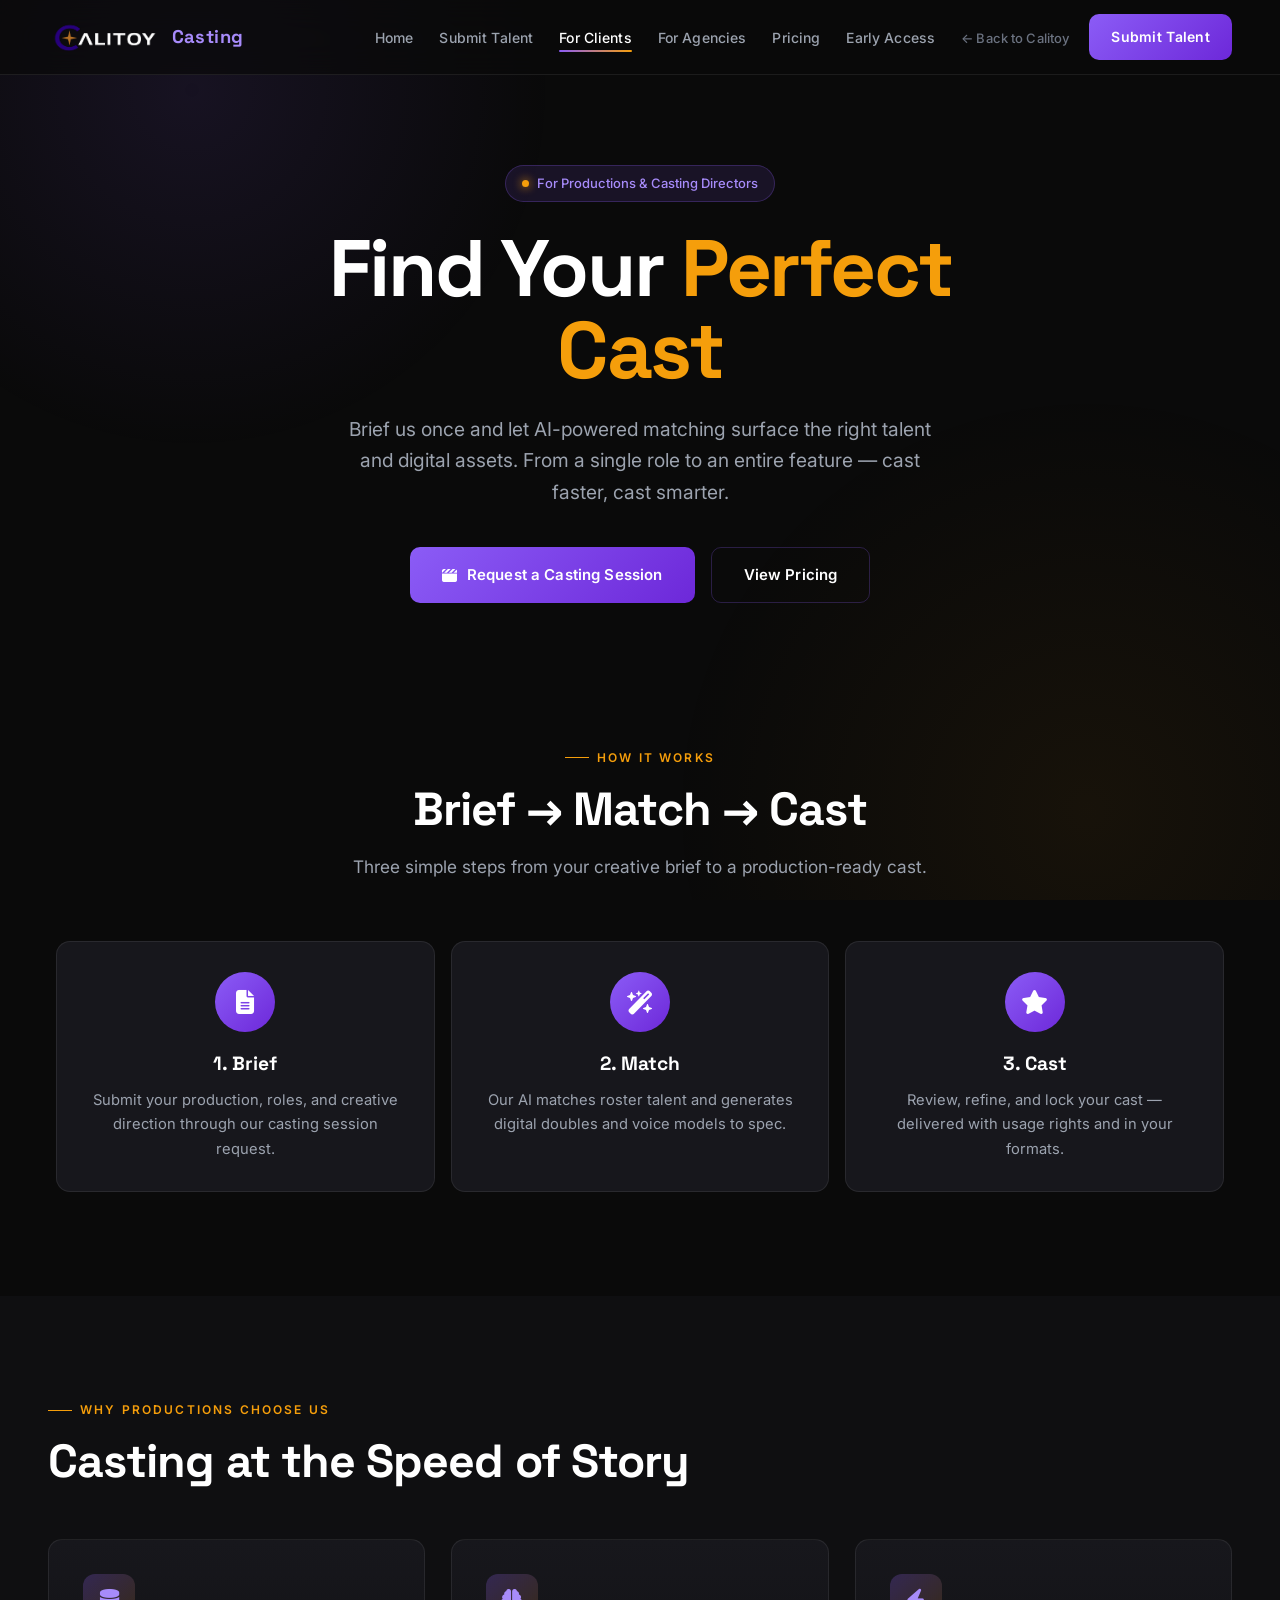
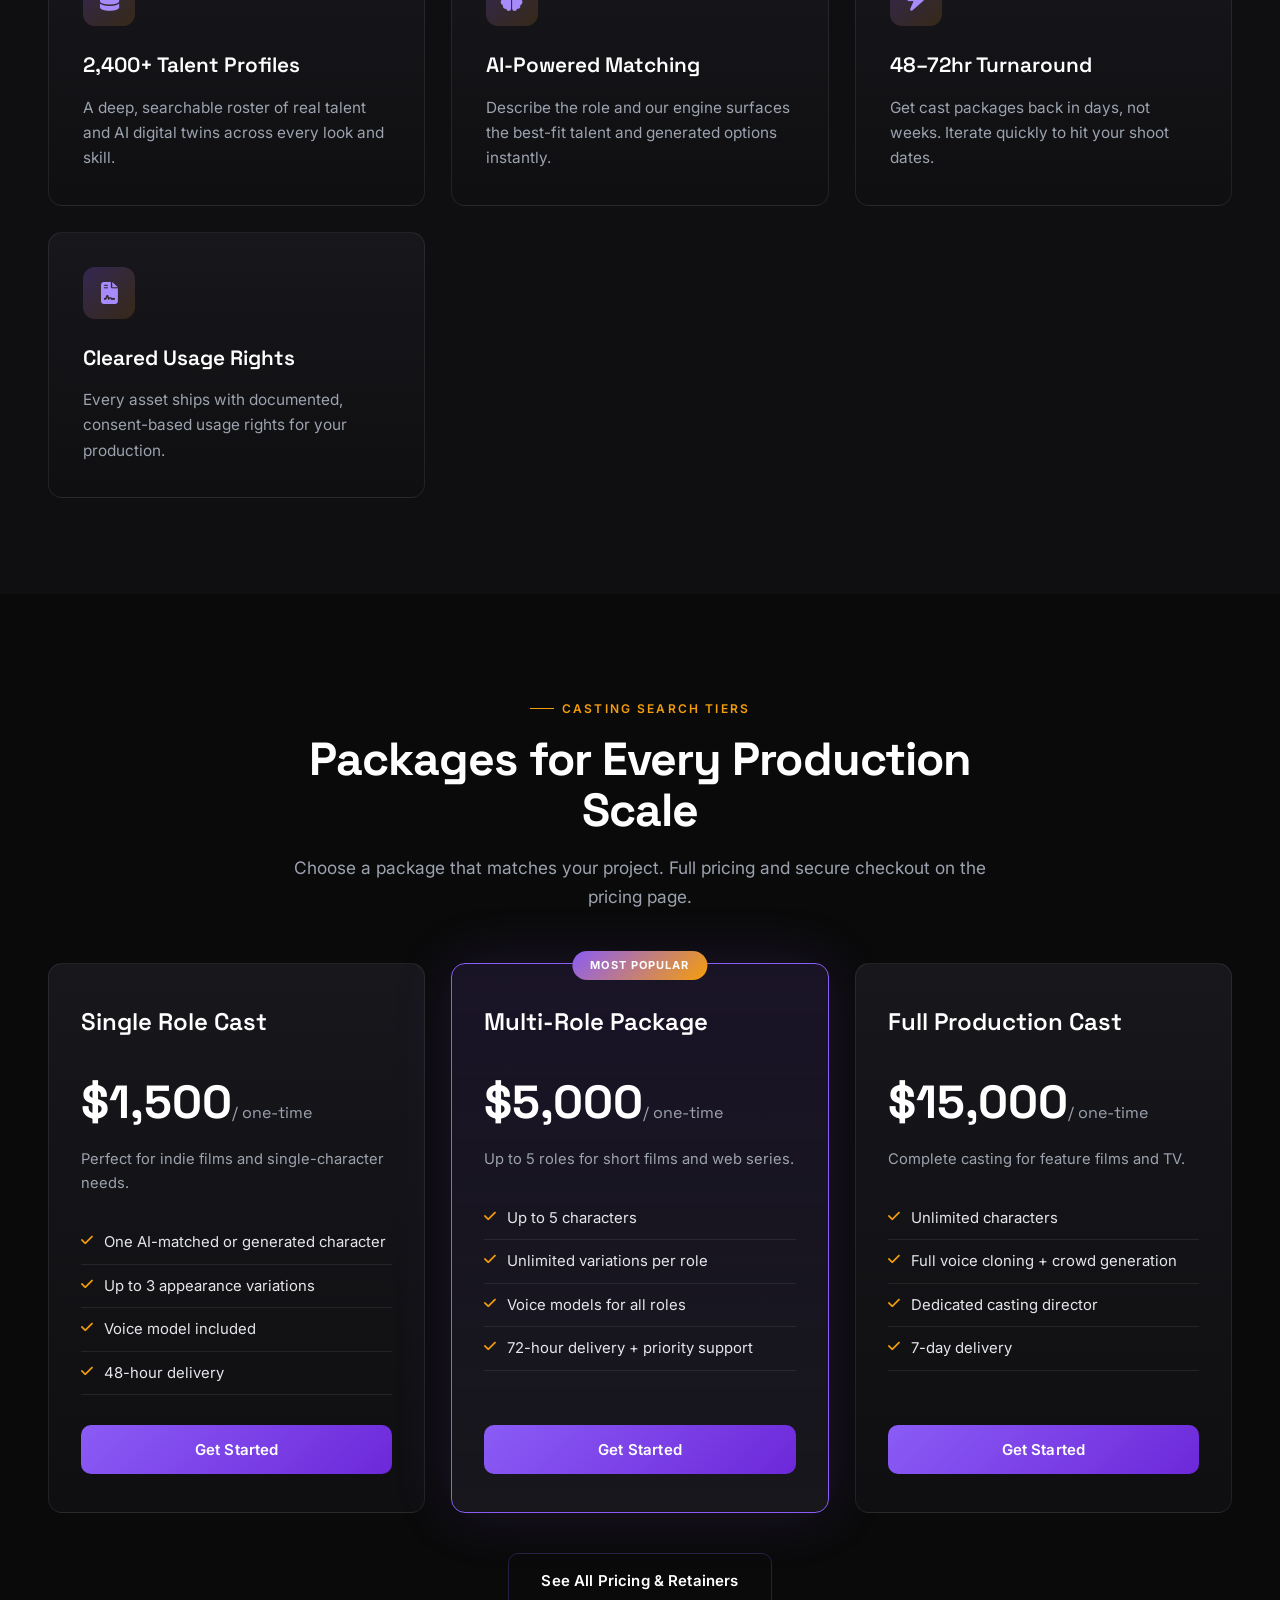
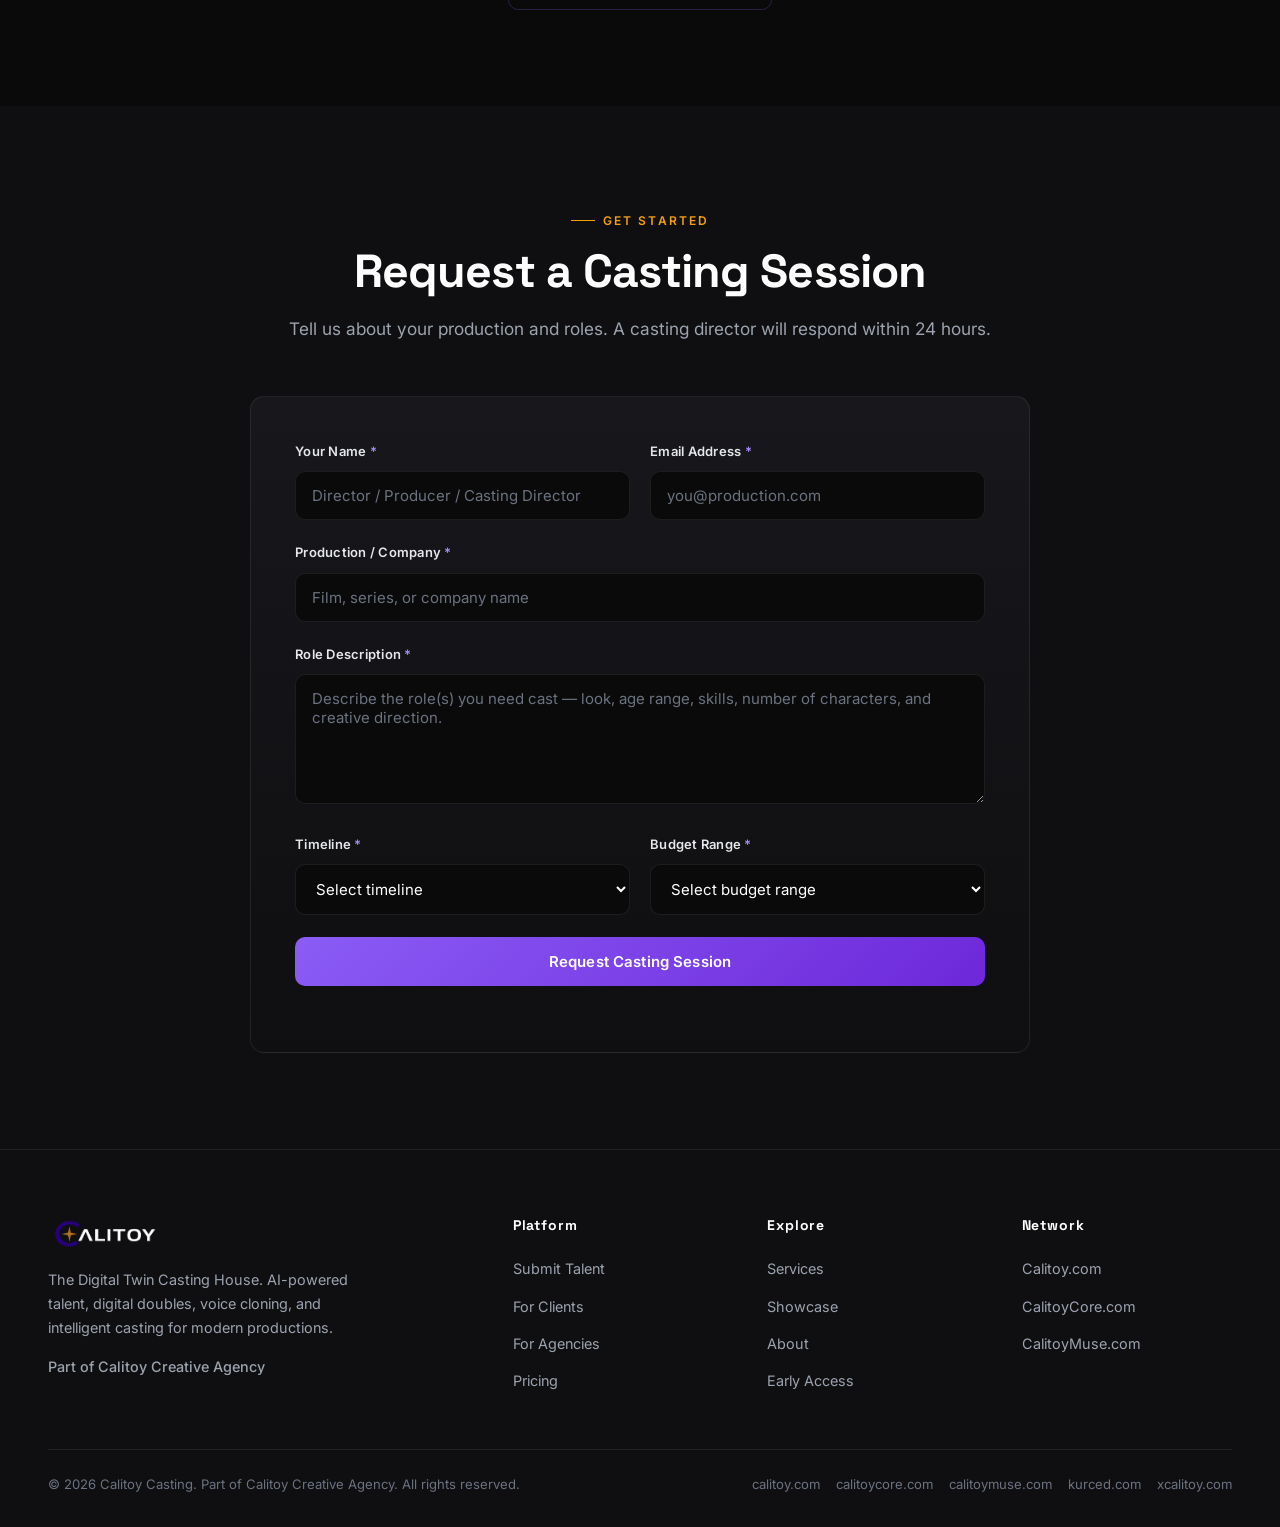
<file: clients.html>
<!DOCTYPE html>
<html lang="en">
<head>
<meta charset="UTF-8">
<meta name="viewport" content="width=device-width, initial-scale=1.0">
<title>For Clients &amp; Productions — Calitoy Casting</title>
<link rel="icon" type="image/png" href="assets/calitoy-creative-logo.png">
<meta name="description" content="Find your perfect cast. Calitoy Casting helps productions and casting directors brief, match, and cast talent and digital doubles with AI-powered matching.">
<link rel="preconnect" href="https://fonts.googleapis.com">
<link rel="preconnect" href="https://fonts.gstatic.com" crossorigin>
<link href="https://fonts.googleapis.com/css2?family=Inter:wght@400;500;600;700&family=Space+Grotesk:wght@400;500;600;700&display=swap" rel="stylesheet">
<link rel="stylesheet" href="https://cdnjs.cloudflare.com/ajax/libs/font-awesome/6.5.1/css/all.min.css">
<link rel="stylesheet" href="styles.css">
</head>
<body>

<header>
  <div class="nav-wrap">
    <a href="index.html" class="nav-logo">
      <img src="assets/calitoy-creative-logo.png" alt="Calitoy Creative Agency">
      <span class="logo-text"><span>Casting</span></span>
    </a>
    <ul class="nav-links">
      <li><a href="index.html">Home</a></li>
      <li><a href="submit.html">Submit Talent</a></li>
      <li><a href="clients.html" class="active">For Clients</a></li>
      <li><a href="agencies.html">For Agencies</a></li>
      <li><a href="pricing.html">Pricing</a></li>
      <li><a href="login.html">Early Access</a></li>
      <li><a href="https://calitoy.com" class="nav-back">&larr; Back to Calitoy</a></li>
    </ul>
    <a href="submit.html" class="nav-cta">Submit Talent</a>
    <button class="hamburger" aria-label="Menu"><span></span><span></span><span></span></button>
  </div>
</header>
<div class="mobile-nav">
  <a href="index.html">Home</a>
  <a href="submit.html">Submit Talent</a>
  <a href="clients.html">For Clients</a>
  <a href="agencies.html">For Agencies</a>
  <a href="pricing.html">Pricing</a>
  <a href="login.html">Early Access</a>
  <a href="https://calitoy.com">&larr; Back to Calitoy</a>
  <a href="submit.html" class="nav-cta">Submit Talent</a>
</div>

<section class="hero compact">
  <div class="hero-bg" style="background-image:url('https://images.pexels.com/photos/38059007/pexels-photo-38059007/free-photo-of-cinematic-film-production-in-istanbul-studio.jpeg></div>
  <div class="hero-overlay"></div>
  <div class="container hero-content">
    <span class="hero-badge"><span class="dot"></span> For Productions &amp; Casting Directors</span>
    <h1>Find Your <span class="gold">Perfect Cast</span></h1>
    <p class="lead">Brief us once and let AI-powered matching surface the right talent and digital assets. From a single role to an entire feature — cast faster, cast smarter.</p>
    <div class="hero-cta-group">
      <a href="#request" class="btn-primary"><i class="fa-solid fa-clapperboard"></i> Request a Casting Session</a>
      <a href="pricing.html" class="btn-secondary">View Pricing</a>
    </div>
  </div>
</section>

<!-- HOW IT WORKS -->
<section>
  <div class="container">
    <div class="section-head center reveal">
      <p class="eyebrow">How It Works</p>
      <h2 class="section-title">Brief &rarr; Match &rarr; Cast</h2>
      <p class="section-subtitle">Three simple steps from your creative brief to a production-ready cast.</p>
    </div>
    <div class="flow">
      <div class="flow-item reveal"><div class="flow-icon"><i class="fa-solid fa-file-lines"></i></div><h3>1. Brief</h3><p>Submit your production, roles, and creative direction through our casting session request.</p></div>
      <div class="flow-item reveal"><div class="flow-icon"><i class="fa-solid fa-wand-magic-sparkles"></i></div><h3>2. Match</h3><p>Our AI matches roster talent and generates digital doubles and voice models to spec.</p></div>
      <div class="flow-item reveal"><div class="flow-icon"><i class="fa-solid fa-star"></i></div><h3>3. Cast</h3><p>Review, refine, and lock your cast — delivered with usage rights and in your formats.</p></div>
    </div>
  </div>
</section>

<!-- WHY -->
<section style="background: var(--bg-surface);">
  <div class="container">
    <div class="section-head reveal">
      <p class="eyebrow">Why Productions Choose Us</p>
      <h2 class="section-title">Casting at the Speed of Story</h2>
    </div>
    <div class="cards-grid">
      <div class="card reveal"><div class="card-icon"><i class="fa-solid fa-database"></i></div><h3>2,400+ Talent Profiles</h3><p>A deep, searchable roster of real talent and AI digital twins across every look and skill.</p></div>
      <div class="card reveal"><div class="card-icon"><i class="fa-solid fa-brain"></i></div><h3>AI-Powered Matching</h3><p>Describe the role and our engine surfaces the best-fit talent and generated options instantly.</p></div>
      <div class="card reveal"><div class="card-icon"><i class="fa-solid fa-bolt"></i></div><h3>48&ndash;72hr Turnaround</h3><p>Get cast packages back in days, not weeks. Iterate quickly to hit your shoot dates.</p></div>
      <div class="card reveal"><div class="card-icon"><i class="fa-solid fa-file-contract"></i></div><h3>Cleared Usage Rights</h3><p>Every asset ships with documented, consent-based usage rights for your production.</p></div>
    </div>
  </div>
</section>

<!-- PACKAGE TIERS -->
<section>
  <div class="container">
    <div class="section-head center reveal">
      <p class="eyebrow">Casting Search Tiers</p>
      <h2 class="section-title">Packages for Every Production Scale</h2>
      <p class="section-subtitle">Choose a package that matches your project. Full pricing and secure checkout on the pricing page.</p>
    </div>
    <div class="pricing-grid">
      <div class="pricing-card reveal">
        <h3>Single Role Cast</h3>
        <div class="pricing-price">$1,500<span class="period">/ one-time</span></div>
        <p class="pricing-desc">Perfect for indie films and single-character needs.</p>
        <ul class="pricing-features">
          <li><i class="fa-solid fa-check"></i> One AI-matched or generated character</li>
          <li><i class="fa-solid fa-check"></i> Up to 3 appearance variations</li>
          <li><i class="fa-solid fa-check"></i> Voice model included</li>
          <li><i class="fa-solid fa-check"></i> 48-hour delivery</li>
        </ul>
        <button class="btn-primary" onclick="calitoyCheckout('price_1UBIfXISCKHDtOuFtr53JNz7','Single Role Cast')">Get Started</button>
      </div>
      <div class="pricing-card featured reveal">
        <div class="pricing-badge">Most Popular</div>
        <h3>Multi-Role Package</h3>
        <div class="pricing-price">$5,000<span class="period">/ one-time</span></div>
        <p class="pricing-desc">Up to 5 roles for short films and web series.</p>
        <ul class="pricing-features">
          <li><i class="fa-solid fa-check"></i> Up to 5 characters</li>
          <li><i class="fa-solid fa-check"></i> Unlimited variations per role</li>
          <li><i class="fa-solid fa-check"></i> Voice models for all roles</li>
          <li><i class="fa-solid fa-check"></i> 72-hour delivery + priority support</li>
        </ul>
        <button class="btn-primary" onclick="calitoyCheckout('price_1UBIfXISCKHDtOuFhxt7vO07','Multi-Role Package (up to 5)')">Get Started</button>
      </div>
      <div class="pricing-card reveal">
        <h3>Full Production Cast</h3>
        <div class="pricing-price">$15,000<span class="period">/ one-time</span></div>
        <p class="pricing-desc">Complete casting for feature films and TV.</p>
        <ul class="pricing-features">
          <li><i class="fa-solid fa-check"></i> Unlimited characters</li>
          <li><i class="fa-solid fa-check"></i> Full voice cloning + crowd generation</li>
          <li><i class="fa-solid fa-check"></i> Dedicated casting director</li>
          <li><i class="fa-solid fa-check"></i> 7-day delivery</li>
        </ul>
        <button class="btn-primary" onclick="calitoyCheckout('price_1UBIfXISCKHDtOuFRfgH9AXj','Full Production Cast')">Get Started</button>
      </div>
    </div>
    <div style="text-align:center;margin-top:40px;"><a href="pricing.html" class="btn-secondary">See All Pricing &amp; Retainers</a></div>
  </div>
</section>

<!-- REQUEST FORM -->
<section id="request" style="background: var(--bg-surface);">
  <div class="container">
    <div class="section-head center reveal">
      <p class="eyebrow">Get Started</p>
      <h2 class="section-title">Request a Casting Session</h2>
      <p class="section-subtitle">Tell us about your production and roles. A casting director will respond within 24 hours.</p>
    </div>
    <div class="form-container">
      <div class="form-message"></div>
      <form id="client-form">
        <div class="form-row">
          <div class="form-group"><label>Your Name <span class="req">*</span></label><input type="text" name="name" placeholder="Director / Producer / Casting Director" required></div>
          <div class="form-group"><label>Email Address <span class="req">*</span></label><input type="email" name="email" placeholder="you@production.com" required></div>
        </div>
        <div class="form-group"><label>Production / Company <span class="req">*</span></label><input type="text" name="production" placeholder="Film, series, or company name" required></div>
        <div class="form-group"><label>Role Description <span class="req">*</span></label><textarea name="role_description" placeholder="Describe the role(s) you need cast — look, age range, skills, number of characters, and creative direction." required></textarea></div>
        <div class="form-row">
          <div class="form-group">
            <label>Timeline <span class="req">*</span></label>
            <select name="timeline" required>
              <option value="">Select timeline</option>
              <option>ASAP (within 1 week)</option>
              <option>2-4 weeks</option>
              <option>1-2 months</option>
              <option>Flexible / Planning</option>
            </select>
          </div>
          <div class="form-group">
            <label>Budget Range <span class="req">*</span></label>
            <select name="budget" required>
              <option value="">Select budget range</option>
              <option>Under $2,500</option>
              <option>$2,500 - $5,000</option>
              <option>$5,000 - $15,000</option>
              <option>$15,000 - $50,000</option>
              <option>$50,000+</option>
              <option>Monthly Retainer</option>
              <option>Prefer to Discuss</option>
            </select>
          </div>
        </div>
        <div class="form-group"><button type="submit" class="btn-primary" style="width:100%;">Request Casting Session</button></div>
      </form>
    </div>
  </div>
</section>

<!-- FOOTER -->
<footer>
  <div class="container">
    <div class="footer-grid">
      <div class="footer-brand">
        <a href="index.html" class="nav-logo"><img src="assets/calitoy-creative-logo.png" alt="Calitoy Creative Agency" height="40"></a>
        <p>The Digital Twin Casting House. AI-powered talent, digital doubles, voice cloning, and intelligent casting for modern productions.</p>
        <p class="footer-tagline">Part of Calitoy Creative Agency</p>
      </div>
      <div class="footer-col"><h4>Platform</h4><ul><li><a href="submit.html">Submit Talent</a></li><li><a href="clients.html">For Clients</a></li><li><a href="agencies.html">For Agencies</a></li><li><a href="pricing.html">Pricing</a></li></ul></div>
      <div class="footer-col"><h4>Explore</h4><ul><li><a href="services.html">Services</a></li><li><a href="showcase.html">Showcase</a></li><li><a href="about.html">About</a></li><li><a href="login.html">Early Access</a></li></ul></div>
      <div class="footer-col"><h4>Network</h4><ul><li><a href="https://calitoy.com" target="_blank">Calitoy.com</a></li><li><a href="https://calitoycore.com" target="_blank">CalitoyCore.com</a></li><li><a href="https://calitoymuse.com" target="_blank">CalitoyMuse.com</a></li></ul></div>
    </div>
    <div class="footer-bottom">
      <p>&copy; 2026 Calitoy Casting. Part of Calitoy Creative Agency. All rights reserved.</p>
      <div class="footer-network">
        <a href="https://calitoy.com" target="_blank">calitoy.com</a>
        <a href="https://calitoycore.com" target="_blank">calitoycore.com</a>
        <a href="https://calitoymuse.com" target="_blank">calitoymuse.com</a>
        <a href="https://kurced.com" target="_blank">kurced.com</a>
        <a href="https://xcalitoy.com" target="_blank">xcalitoy.com</a>
      </div>
    </div>
  </div>
</footer>

<script src="main.js"></script>
</body>
</html>
</file>
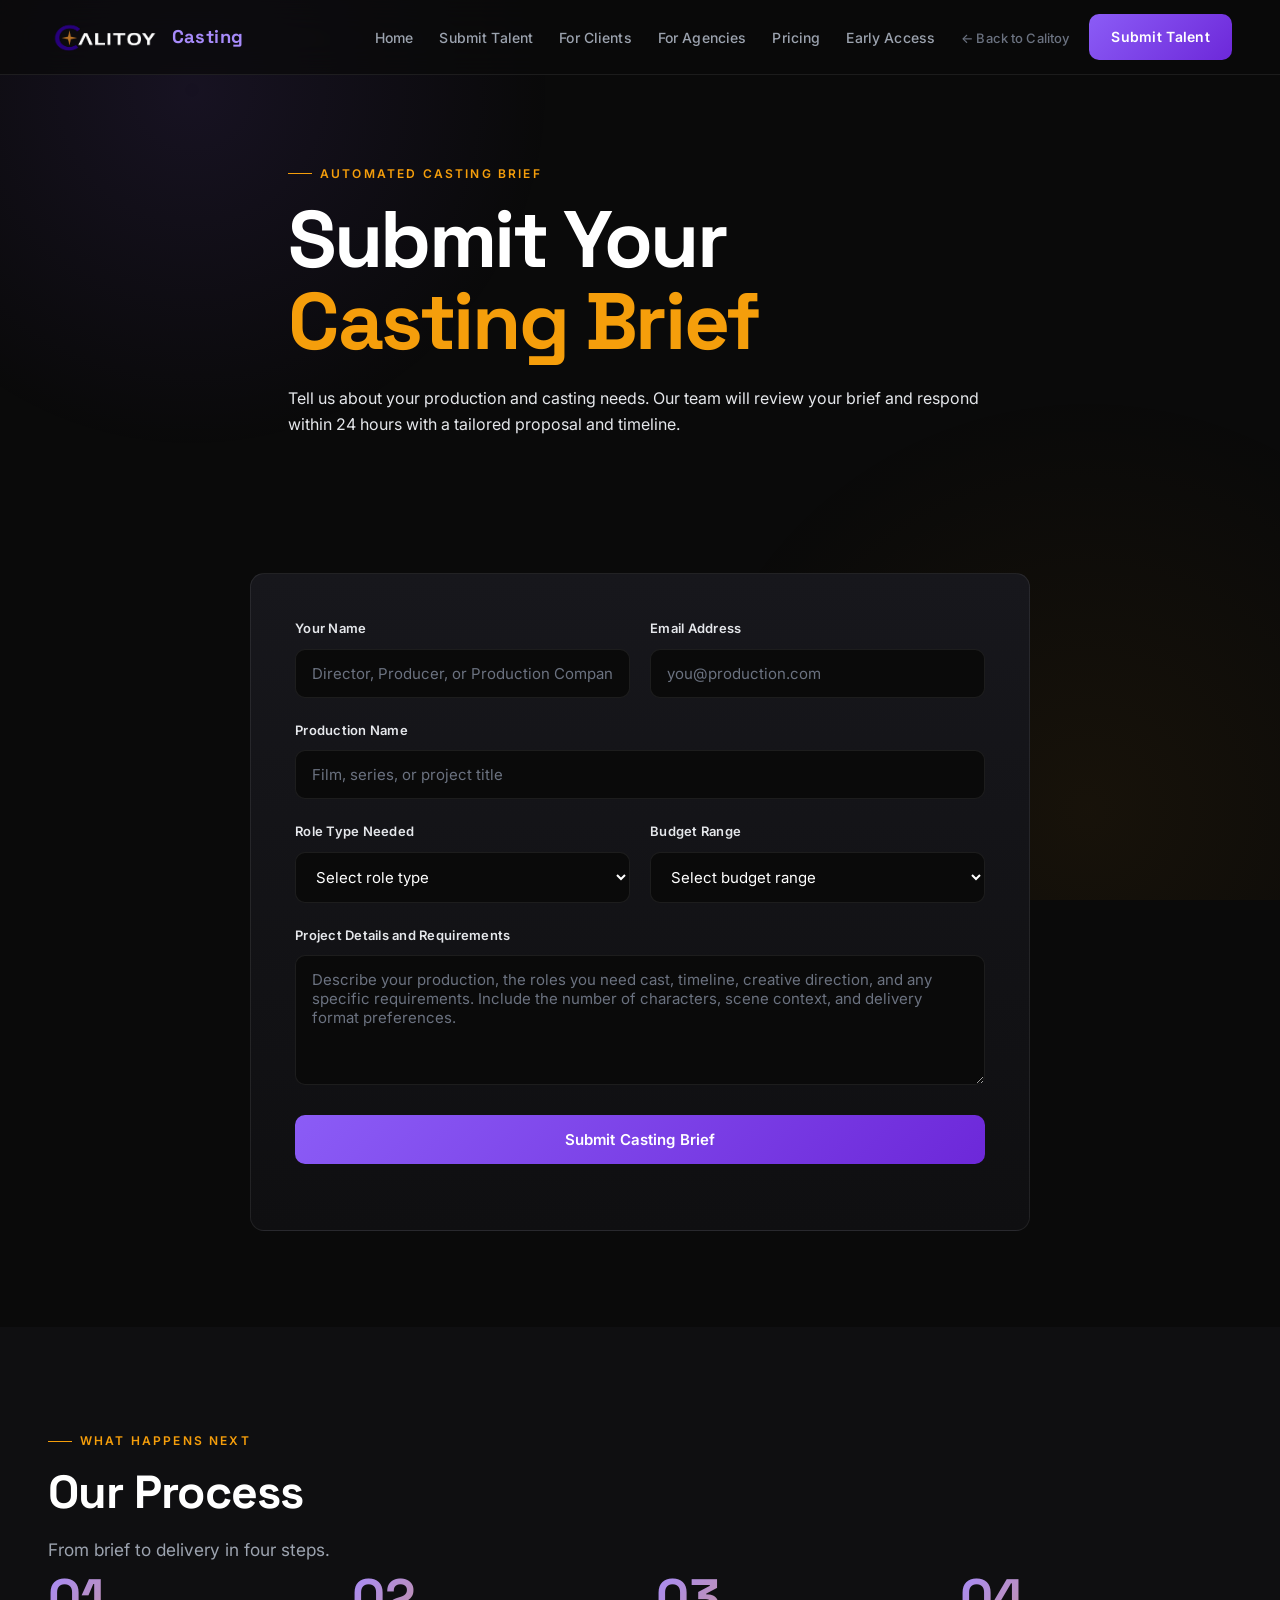
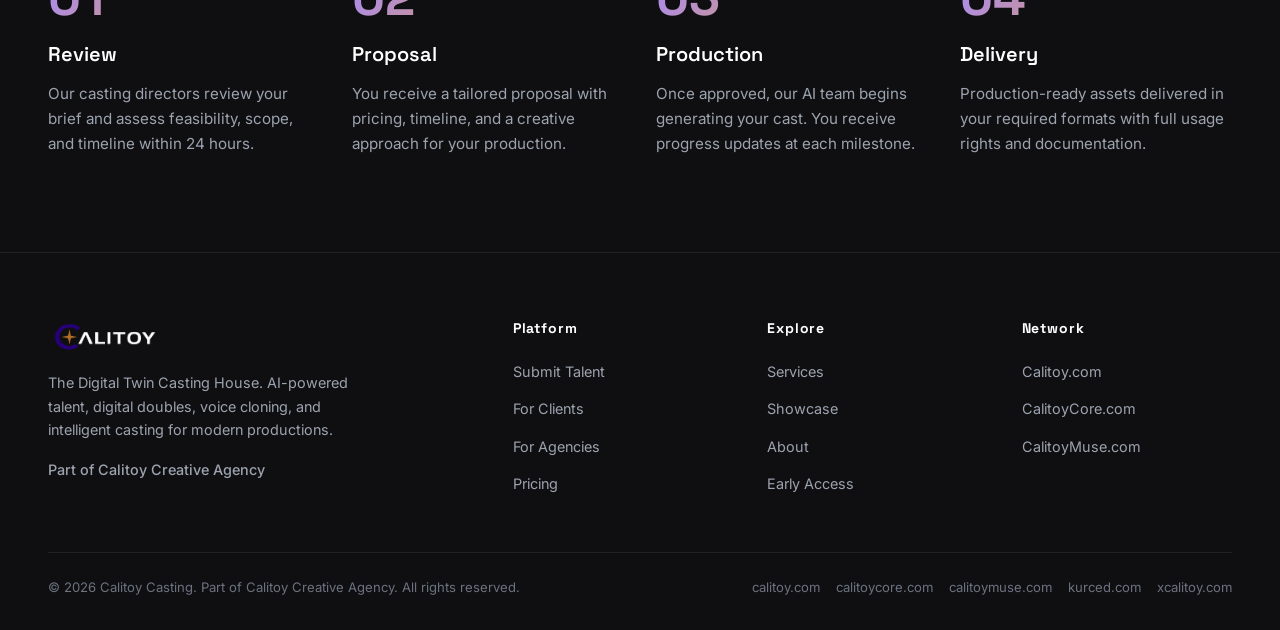
<file: intake.html>
<!DOCTYPE html>
<html lang="en">
<head>
<meta charset="UTF-8">
<meta name="viewport" content="width=device-width, initial-scale=1.0">
<title>Casting Brief - Calitoy Casting</title>
<link rel="icon" type="image/png" href="assets/calitoy-creative-logo.png">
<meta name="description" content="Submit your casting brief. Automated intake form for AI casting projects with production details, role requirements, and timeline.">
<link rel="preconnect" href="https://fonts.googleapis.com">
<link rel="preconnect" href="https://fonts.gstatic.com" crossorigin>
<link href="https://fonts.googleapis.com/css2?family=Inter:wght@400;500;600;700&family=Space+Grotesk:wght@400;500;600;700&display=swap" rel="stylesheet">
<link rel="stylesheet" href="https://cdnjs.cloudflare.com/ajax/libs/font-awesome/6.5.1/css/all.min.css">
<link rel="stylesheet" href="styles.css">
</head>
<body>

<header>
  <div class="nav-wrap">
    <a href="index.html" class="nav-logo">
      <img src="assets/calitoy-creative-logo.png" alt="Calitoy Creative Agency">
      <span class="logo-text"><span>Casting</span></span>
    </a>
    <ul class="nav-links">
      <li><a href="index.html">Home</a></li>
      <li><a href="submit.html">Submit Talent</a></li>
      <li><a href="clients.html">For Clients</a></li>
      <li><a href="agencies.html">For Agencies</a></li>
      <li><a href="pricing.html">Pricing</a></li>
      <li><a href="login.html">Early Access</a></li>
      <li><a href="https://calitoy.com" class="nav-back">&larr; Back to Calitoy</a></li>
    </ul>
    <a href="submit.html" class="nav-cta">Submit Talent</a>
    <button class="hamburger" aria-label="Menu"><span></span><span></span><span></span></button>
  </div>
</header>
<div class="mobile-nav">
  <a href="index.html">Home</a>
  <a href="submit.html">Submit Talent</a>
  <a href="clients.html">For Clients</a>
  <a href="agencies.html">For Agencies</a>
  <a href="pricing.html">Pricing</a>
  <a href="login.html">Early Access</a>
  <a href="https://calitoy.com">&larr; Back to Calitoy</a>
  <a href="submit.html" class="nav-cta">Submit Talent</a>
</div>

<section class="hero" style="min-height: auto; padding: 80px 0 40px;">
  <div class="hero-bg"></div>
  <div class="container hero-content">
    <p class="eyebrow">Automated Casting Brief</p>
    <h1>Submit Your <span class="gold">Casting Brief</span></h1>
    <p>Tell us about your production and casting needs. Our team will review your brief and respond within 24 hours with a tailored proposal and timeline.</p>
  </div>
</section>

<section>
  <div class="container">
    <div class="form-container">
      <div id="form-message" class="form-message"></div>
      <form id="intake-form">
        <div class="form-row">
          <div class="form-group">
            <label for="name">Your Name</label>
            <input type="text" id="name" name="name" placeholder="Director, Producer, or Production Company" required>
          </div>
          <div class="form-group">
            <label for="email">Email Address</label>
            <input type="email" id="email" name="email" placeholder="you@production.com" required>
          </div>
        </div>

        <div class="form-group">
          <label for="production_name">Production Name</label>
          <input type="text" id="production_name" name="production_name" placeholder="Film, series, or project title" required>
        </div>

        <div class="form-row">
          <div class="form-group">
            <label for="role_type">Role Type Needed</label>
            <select id="role_type" name="role_type" required>
              <option value="">Select role type</option>
              <option value="digital-double">Digital Double</option>
              <option value="voice-cloning">Voice Cloning</option>
              <option value="background-talent">Background Talent</option>
              <option value="de-aging">De-Aging</option>
              <option value="face-replacement">Face Replacement</option>
              <option value="crowd-generation">Crowd Generation</option>
              <option value="full-cast">Full Production Cast</option>
              <option value="multiple-services">Multiple Services</option>
            </select>
          </div>
          <div class="form-group">
            <label for="budget">Budget Range</label>
            <select id="budget" name="budget" required>
              <option value="">Select budget range</option>
              <option value="under-2500">Under $2,500</option>
              <option value="2500-5000">$2,500 - $5,000</option>
              <option value="5000-15000">$5,000 - $15,000</option>
              <option value="15000-50000">$15,000 - $50,000</option>
              <option value="50000+">$50,000+</option>
              <option value="retainer">Monthly Retainer</option>
              <option value="discuss">Prefer to Discuss</option>
            </select>
          </div>
        </div>

        <div class="form-group">
          <label for="message">Project Details and Requirements</label>
          <textarea id="message" name="message" placeholder="Describe your production, the roles you need cast, timeline, creative direction, and any specific requirements. Include the number of characters, scene context, and delivery format preferences." required></textarea>
        </div>

        <div class="form-group">
          <button type="submit" class="btn-primary" id="intake-submit" style="width: 100%;">Submit Casting Brief</button>
        </div>
      </form>
    </div>
  </div>
</section>

<section style="background: var(--bg-surface);">
  <div class="container">
    <p class="eyebrow">What Happens Next</p>
    <h2 class="section-title">Our Process</h2>
    <p class="section-subtitle">From brief to delivery in four steps.</p>
    <div class="steps-grid">
      <div class="step">
        <div class="step-number">01</div>
        <h3>Review</h3>
        <p>Our casting directors review your brief and assess feasibility, scope, and timeline within 24 hours.</p>
      </div>
      <div class="step">
        <div class="step-number">02</div>
        <h3>Proposal</h3>
        <p>You receive a tailored proposal with pricing, timeline, and a creative approach for your production.</p>
      </div>
      <div class="step">
        <div class="step-number">03</div>
        <h3>Production</h3>
        <p>Once approved, our AI team begins generating your cast. You receive progress updates at each milestone.</p>
      </div>
      <div class="step">
        <div class="step-number">04</div>
        <h3>Delivery</h3>
        <p>Production-ready assets delivered in your required formats with full usage rights and documentation.</p>
      </div>
    </div>
  </div>
</section>

<footer>
  <div class="container">
    <div class="footer-grid">
      <div class="footer-brand">
        <a href="index.html" class="nav-logo"><img src="assets/calitoy-creative-logo.png" alt="Calitoy Creative Agency" height="40"></a>
        <p>The Digital Twin Casting House. AI-powered talent, digital doubles, voice cloning, and intelligent casting for modern productions.</p>
        <p class="footer-tagline">Part of Calitoy Creative Agency</p>
      </div>
      <div class="footer-col"><h4>Platform</h4><ul><li><a href="submit.html">Submit Talent</a></li><li><a href="clients.html">For Clients</a></li><li><a href="agencies.html">For Agencies</a></li><li><a href="pricing.html">Pricing</a></li></ul></div>
      <div class="footer-col"><h4>Explore</h4><ul><li><a href="services.html">Services</a></li><li><a href="showcase.html">Showcase</a></li><li><a href="about.html">About</a></li><li><a href="login.html">Early Access</a></li></ul></div>
      <div class="footer-col"><h4>Network</h4><ul><li><a href="https://calitoy.com" target="_blank">Calitoy.com</a></li><li><a href="https://calitoycore.com" target="_blank">CalitoyCore.com</a></li><li><a href="https://calitoymuse.com" target="_blank">CalitoyMuse.com</a></li></ul></div>
    </div>
    <div class="footer-bottom">
      <p>&copy; 2026 Calitoy Casting. Part of Calitoy Creative Agency. All rights reserved.</p>
      <div class="footer-network">
        <a href="https://calitoy.com" target="_blank">calitoy.com</a>
        <a href="https://calitoycore.com" target="_blank">calitoycore.com</a>
        <a href="https://calitoymuse.com" target="_blank">calitoymuse.com</a>
        <a href="https://kurced.com" target="_blank">kurced.com</a>
        <a href="https://xcalitoy.com" target="_blank">xcalitoy.com</a>
      </div>
    </div>
  </div>
</footer>

<script src="main.js"></script>
</body>
</html>
</file>
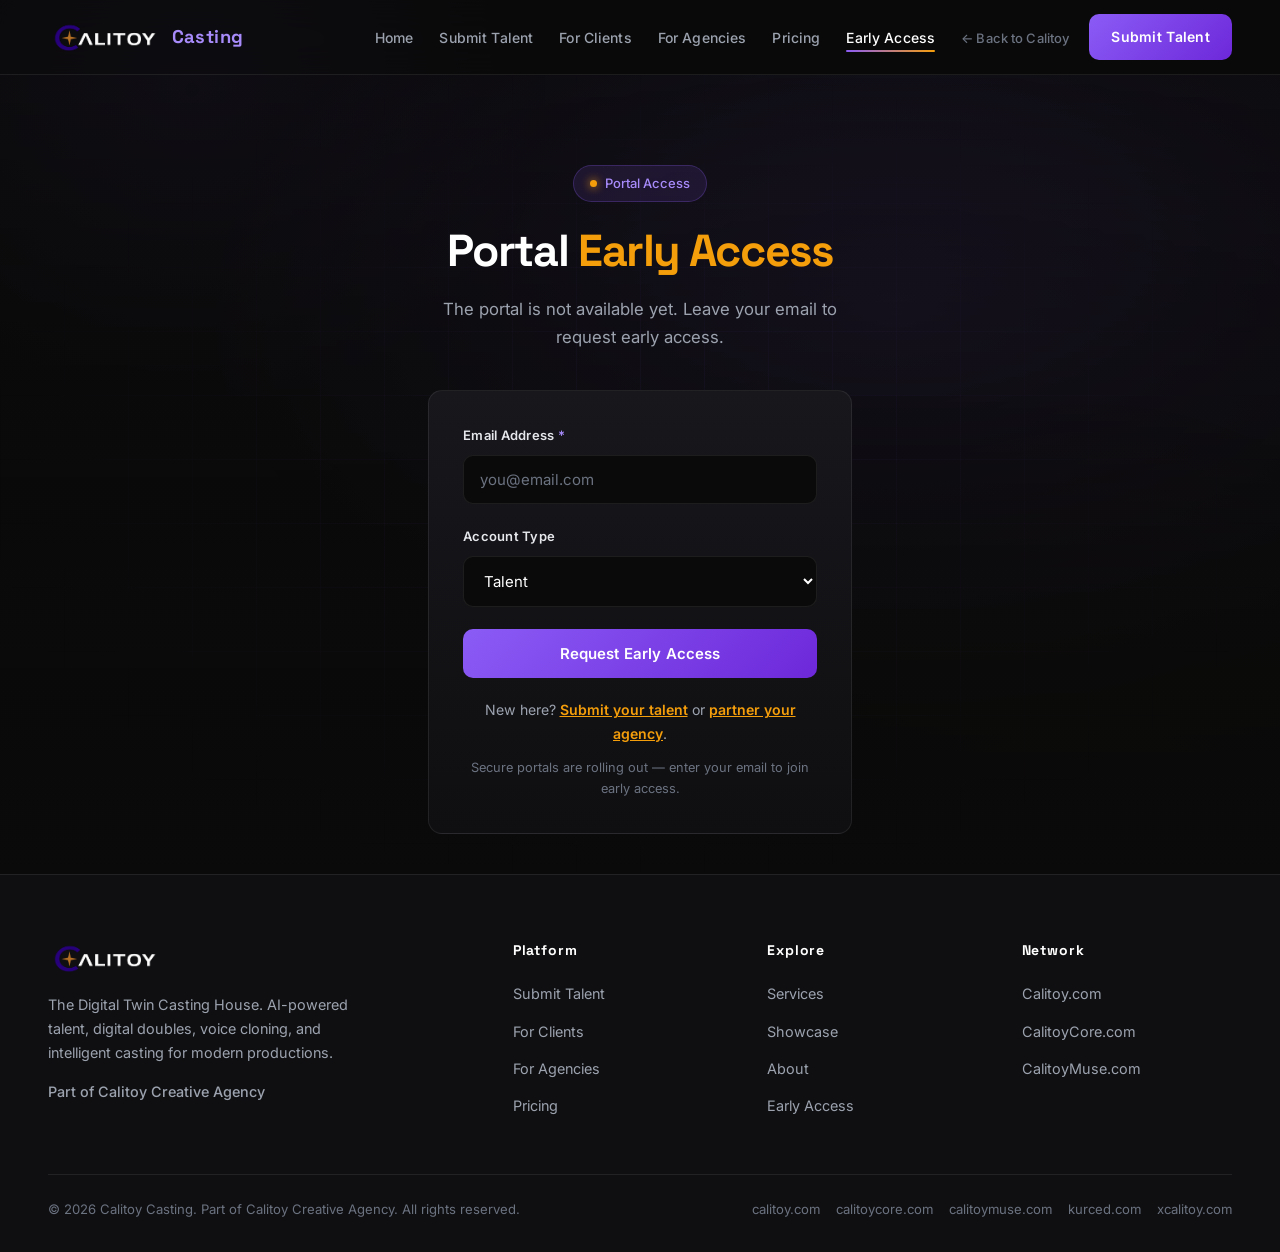
<file: login.html>
<!DOCTYPE html>
<html lang="en">
<head>
<meta charset="UTF-8">
<meta name="viewport" content="width=device-width, initial-scale=1.0">
<title>Early Access — Calitoy Casting</title>
<link rel="icon" type="image/png" href="assets/calitoy-creative-logo.png">
<meta name="description" content="The portal is not available yet. Leave your email to request early access.">
<link rel="preconnect" href="https://fonts.googleapis.com">
<link rel="preconnect" href="https://fonts.gstatic.com" crossorigin>
<link href="https://fonts.googleapis.com/css2?family=Inter:wght@400;500;600;700&family=Space+Grotesk:wght@400;500;600;700&display=swap" rel="stylesheet">
<link rel="stylesheet" href="https://cdnjs.cloudflare.com/ajax/libs/font-awesome/6.5.1/css/all.min.css">
<link rel="stylesheet" href="styles.css">
</head>
<body>

<header>
  <div class="nav-wrap">
    <a href="index.html" class="nav-logo">
      <img src="assets/calitoy-creative-logo.png" alt="Calitoy Creative Agency">
      <span class="logo-text"><span>Casting</span></span>
    </a>
    <ul class="nav-links">
      <li><a href="index.html">Home</a></li>
      <li><a href="submit.html">Submit Talent</a></li>
      <li><a href="clients.html">For Clients</a></li>
      <li><a href="agencies.html">For Agencies</a></li>
      <li><a href="pricing.html">Pricing</a></li>
      <li><a href="login.html" class="active">Early Access</a></li>
      <li><a href="https://calitoy.com" class="nav-back">&larr; Back to Calitoy</a></li>
    </ul>
    <a href="submit.html" class="nav-cta">Submit Talent</a>
    <button class="hamburger" aria-label="Menu"><span></span><span></span><span></span></button>
  </div>
</header>
<div class="mobile-nav">
  <a href="index.html">Home</a>
  <a href="submit.html">Submit Talent</a>
  <a href="clients.html">For Clients</a>
  <a href="agencies.html">For Agencies</a>
  <a href="pricing.html">Pricing</a>
  <a href="login.html">Early Access</a>
  <a href="https://calitoy.com">&larr; Back to Calitoy</a>
  <a href="submit.html" class="nav-cta">Submit Talent</a>
</div>

<section class="hero compact" style="min-height:78vh;">
  <div class="hero-bg" style="background-image:url('https://images.pexels.com/photos/5389616/pexels-photo-5389616.jpeg?cs=srgb&dl=pexels-isabella-mendes-107313-5389616.jpg&fm=jpg')"></div>
  <div class="hero-overlay"></div>
  <div class="hero-grid"></div>
  <div class="container hero-content" style="max-width:480px;">
    <span class="hero-badge"><span class="dot"></span> Portal Access</span>
    <h1 style="font-size:clamp(2rem,5vw,2.8rem);">Portal <span class="gold">Early Access</span></h1>
    <p class="lead" style="font-size:1.05rem;">The portal is not available yet. Leave your email to request early access.</p>
    <div class="form-container" style="text-align:left;padding:34px;margin-top:8px;">
      <div class="form-message" role="status" aria-live="polite"></div>
      <form id="login-form" method="post">
        <div class="form-group">
          <label for="access-email">Email Address <span class="req">*</span></label>
          <input id="access-email" type="email" name="email" autocomplete="email" placeholder="you@email.com" required>
        </div>
        <div class="form-group">
          <label for="access-account-type">Account Type</label>
          <select id="access-account-type" name="account_type">
            <option>Talent</option>
            <option>Agency</option>
            <option>Production / Client</option>
          </select>
        </div>
        <button type="submit" class="btn-primary" style="width:100%;">Request Early Access</button>
      </form>
      <p style="color:var(--gray);font-size:0.88rem;margin-top:20px;text-align:center;">
        New here? <a href="submit.html" class="gold" style="font-weight:600;">Submit your talent</a> or
        <a href="agencies.html" class="gold" style="font-weight:600;">partner your agency</a>.
      </p>
      <p style="color:var(--gray-dim);font-size:0.8rem;margin-top:12px;text-align:center;">
        Secure portals are rolling out — enter your email to join early access.
      </p>
    </div>
  </div>
</section>

<!-- FOOTER -->
<footer>
  <div class="container">
    <div class="footer-grid">
      <div class="footer-brand">
        <a href="index.html" class="nav-logo"><img src="assets/calitoy-creative-logo.png" alt="Calitoy Creative Agency" height="40"></a>
        <p>The Digital Twin Casting House. AI-powered talent, digital doubles, voice cloning, and intelligent casting for modern productions.</p>
        <p class="footer-tagline">Part of Calitoy Creative Agency</p>
      </div>
      <div class="footer-col"><h4>Platform</h4><ul><li><a href="submit.html">Submit Talent</a></li><li><a href="clients.html">For Clients</a></li><li><a href="agencies.html">For Agencies</a></li><li><a href="pricing.html">Pricing</a></li></ul></div>
      <div class="footer-col"><h4>Explore</h4><ul><li><a href="services.html">Services</a></li><li><a href="showcase.html">Showcase</a></li><li><a href="about.html">About</a></li><li><a href="login.html">Early Access</a></li></ul></div>
      <div class="footer-col"><h4>Network</h4><ul><li><a href="https://calitoy.com" target="_blank">Calitoy.com</a></li><li><a href="https://calitoycore.com" target="_blank">CalitoyCore.com</a></li><li><a href="https://calitoymuse.com" target="_blank">CalitoyMuse.com</a></li></ul></div>
    </div>
    <div class="footer-bottom">
      <p>&copy; 2026 Calitoy Casting. Part of Calitoy Creative Agency. All rights reserved.</p>
      <div class="footer-network">
        <a href="https://calitoy.com" target="_blank">calitoy.com</a>
        <a href="https://calitoycore.com" target="_blank">calitoycore.com</a>
        <a href="https://calitoymuse.com" target="_blank">calitoymuse.com</a>
        <a href="https://kurced.com" target="_blank">kurced.com</a>
        <a href="https://xcalitoy.com" target="_blank">xcalitoy.com</a>
      </div>
    </div>
  </div>
</footer>

<script src="main.js"></script>
</body>
</html>
</file>
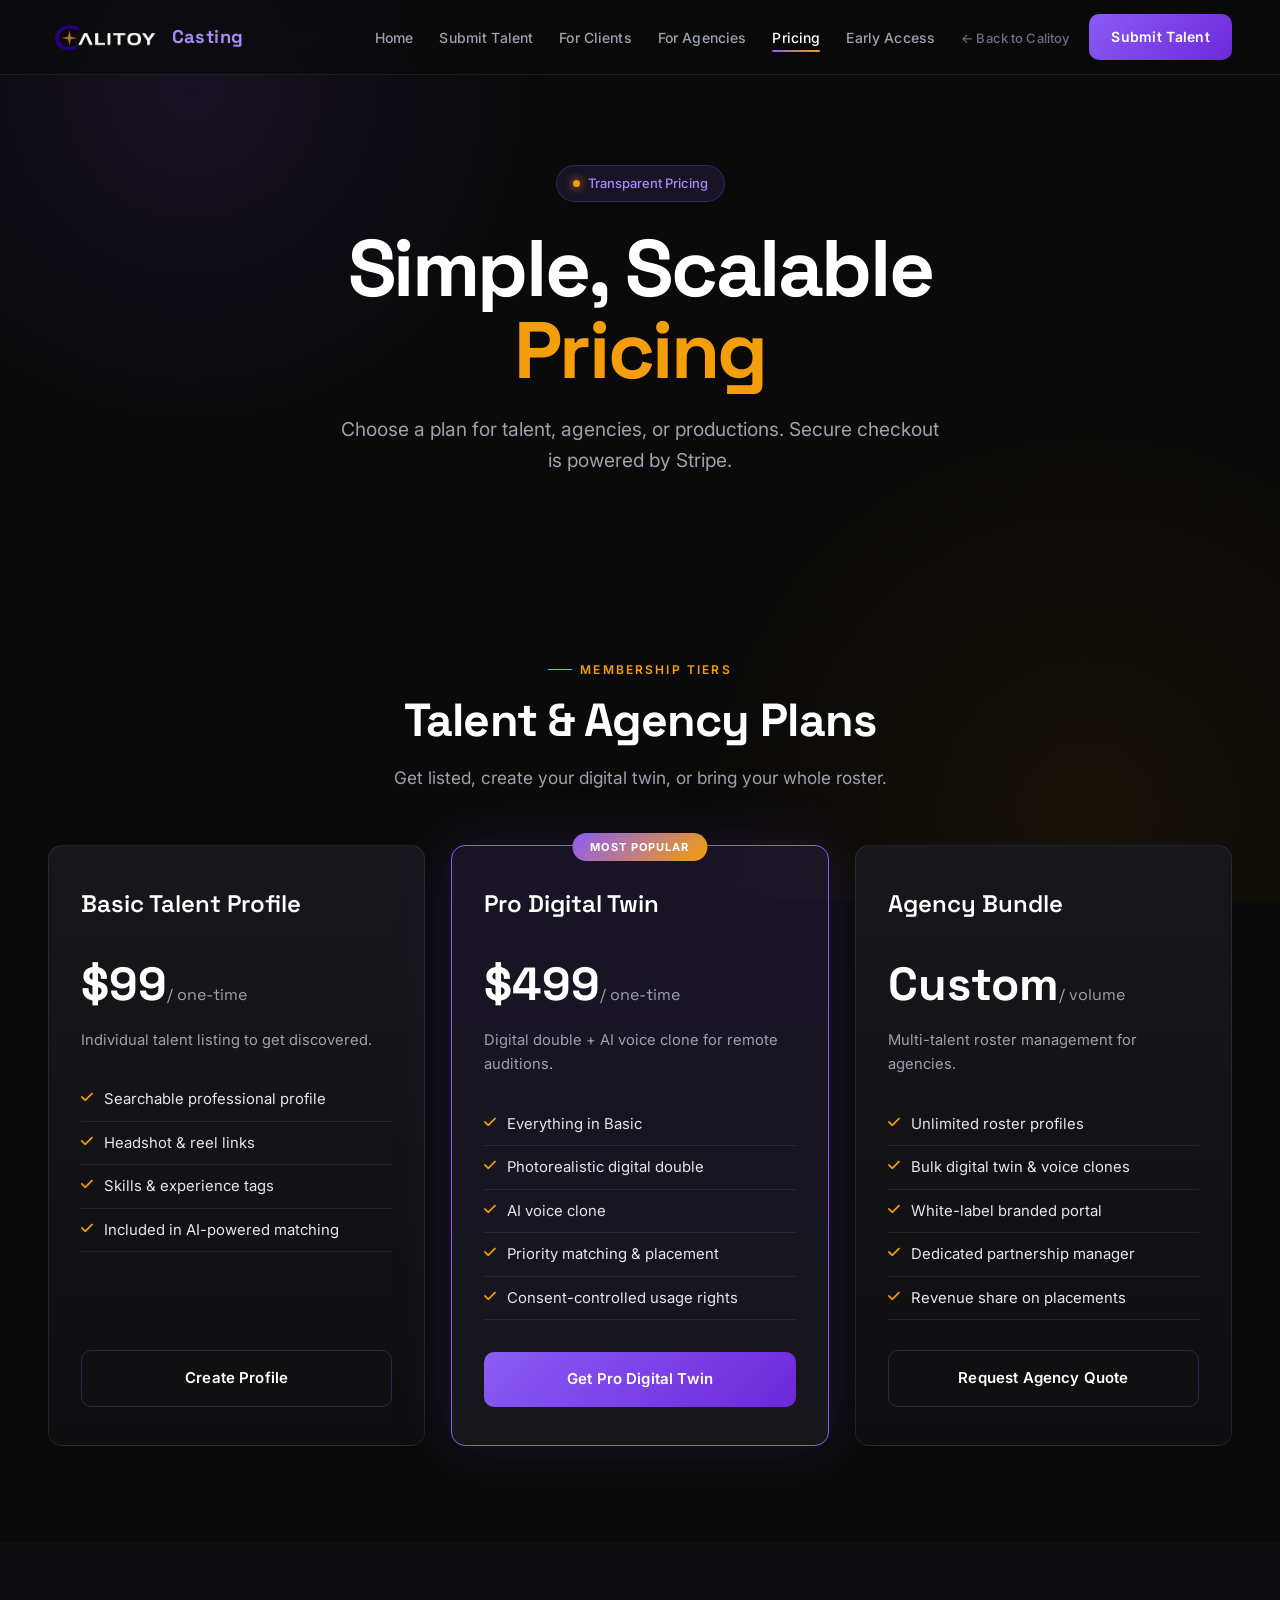
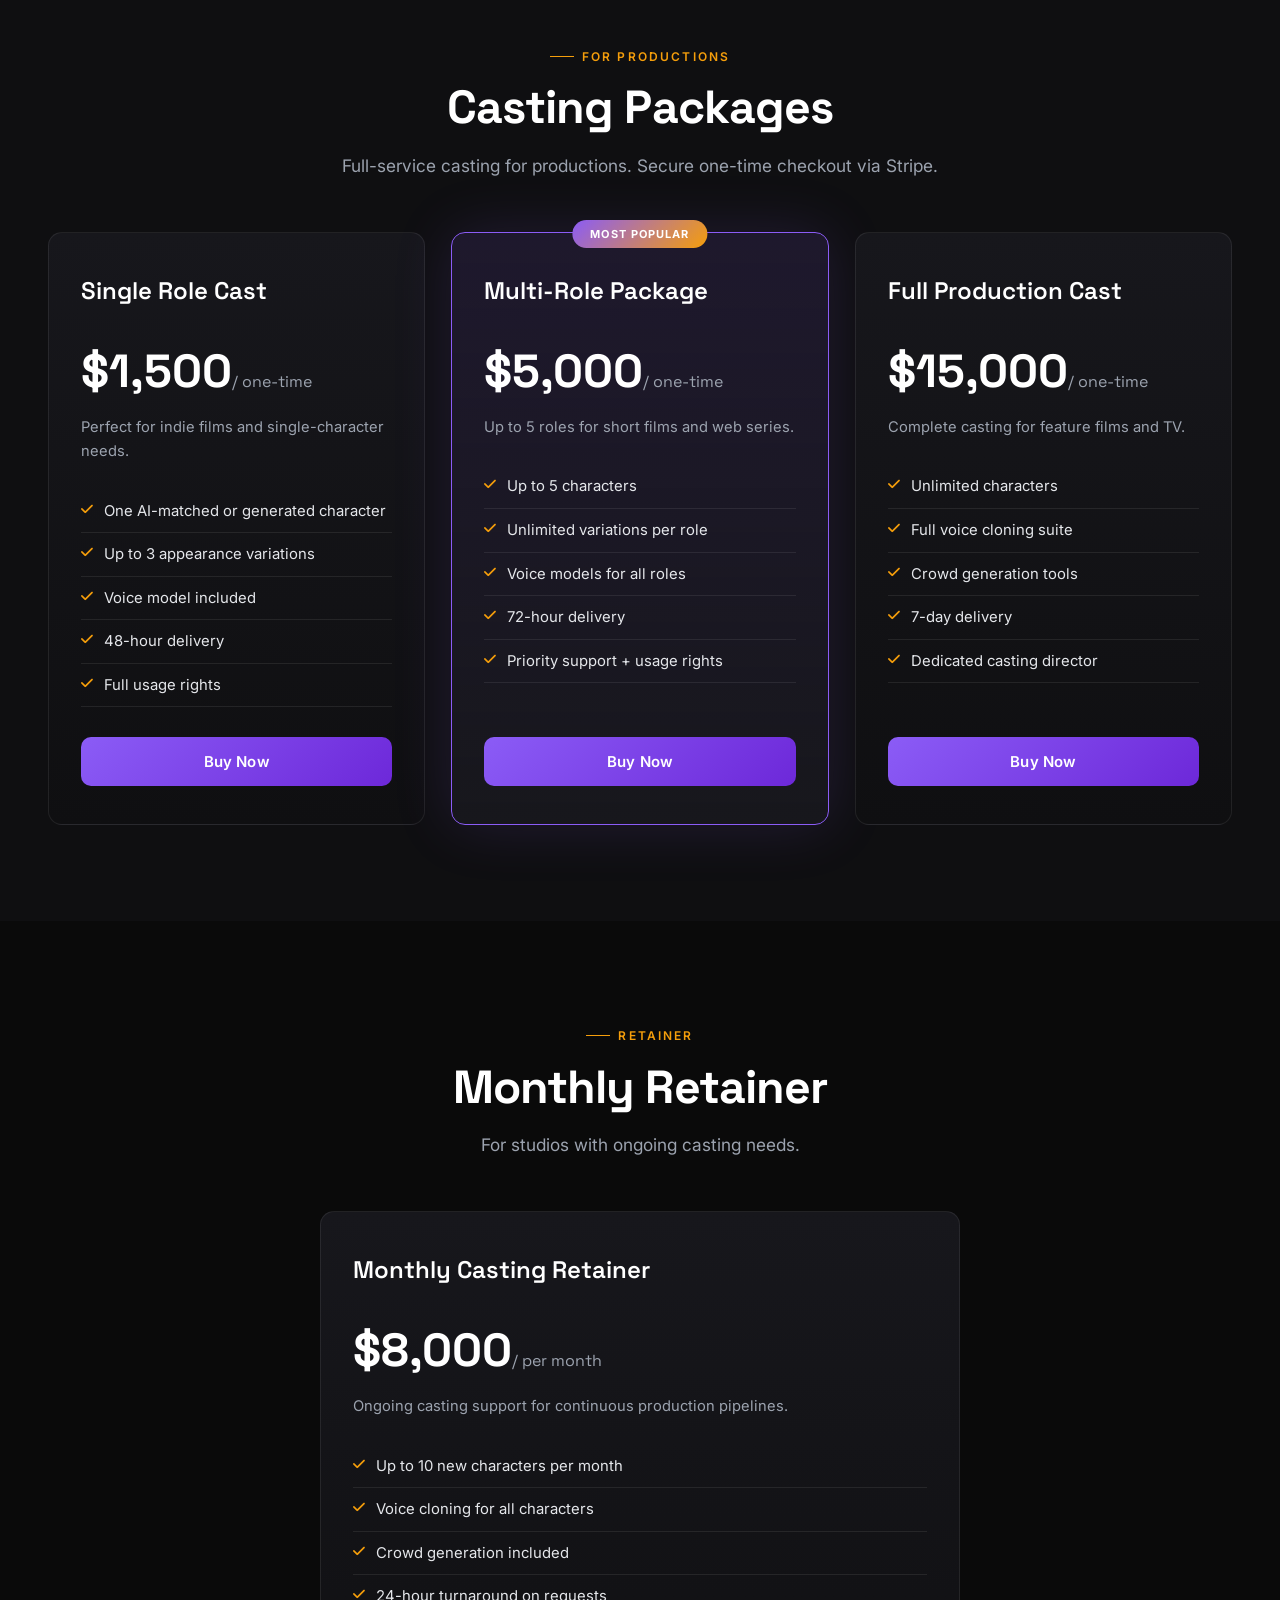
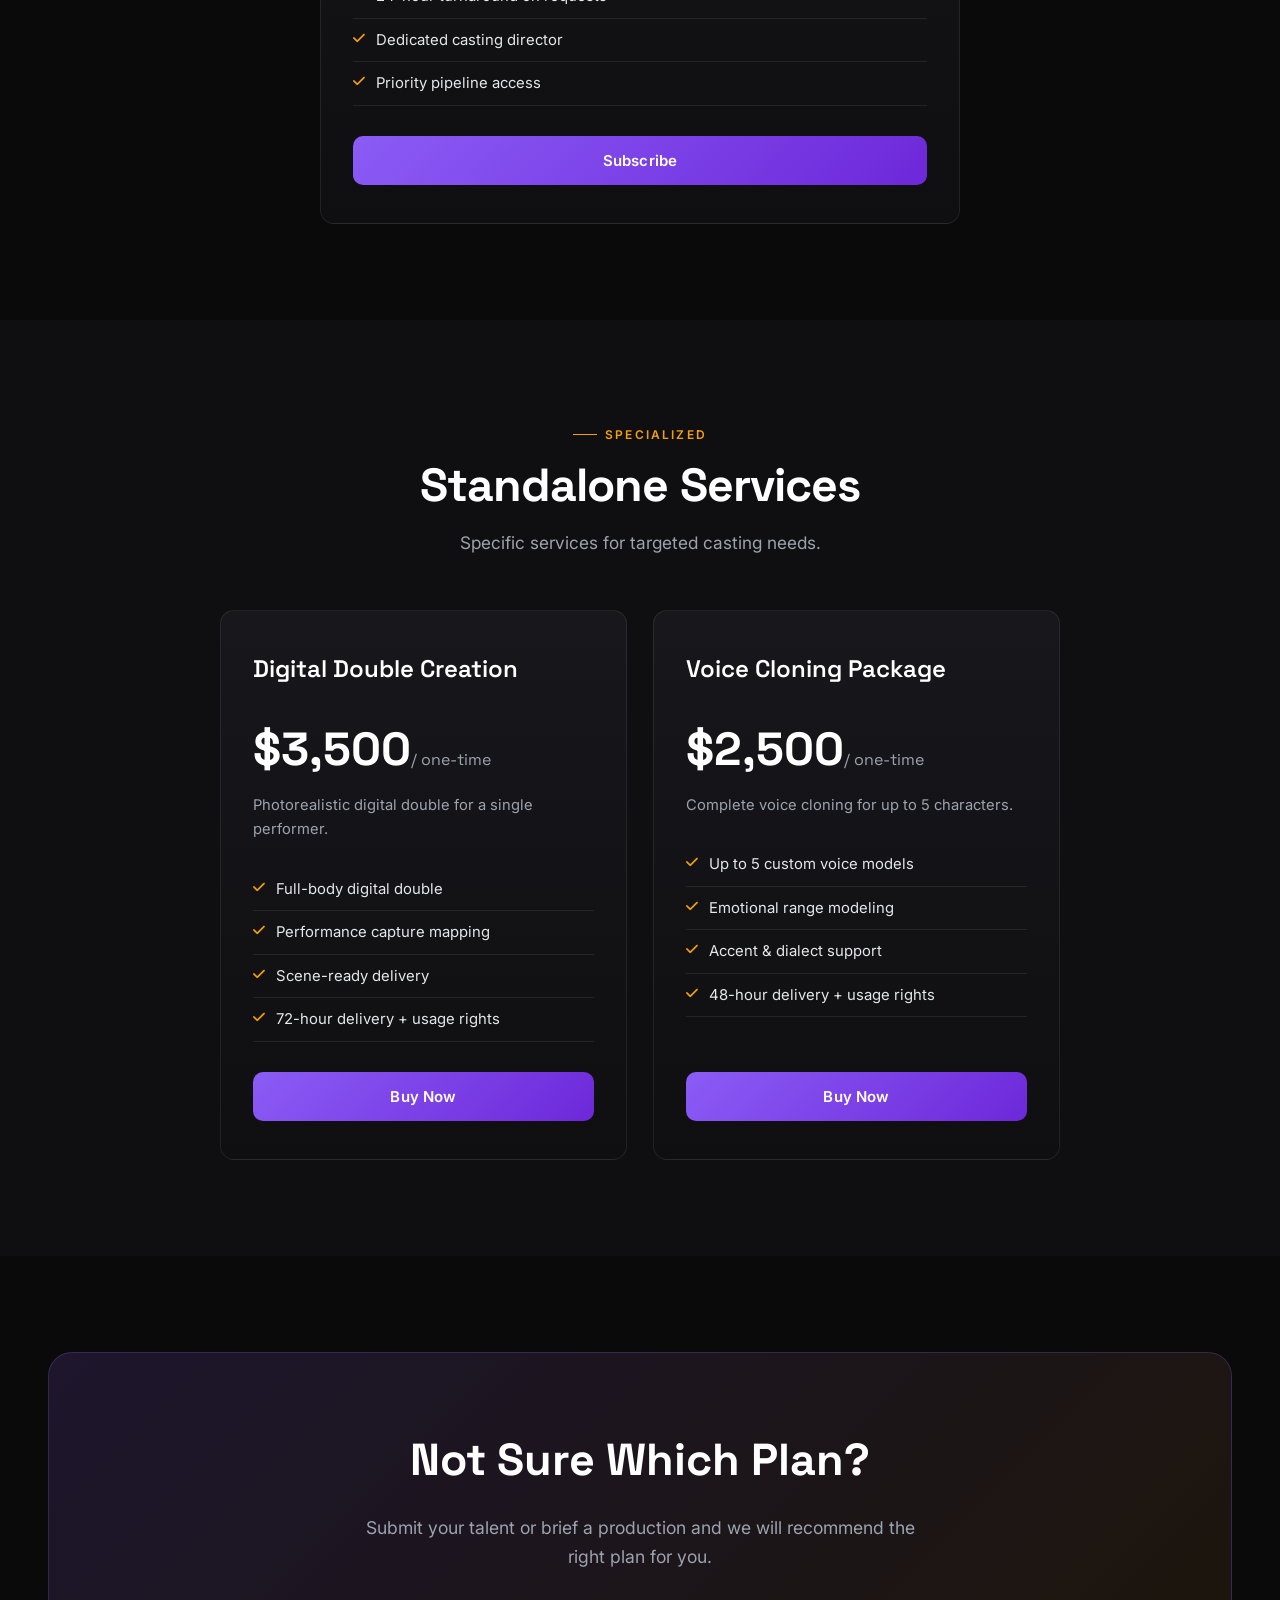
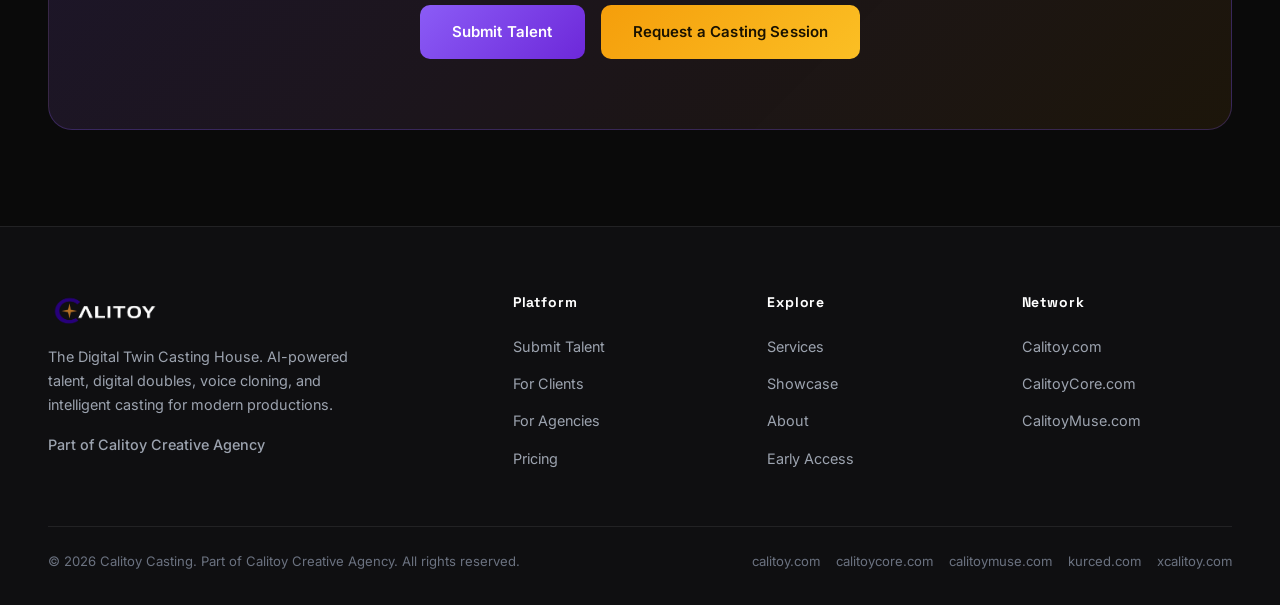
<file: pricing.html>
<!DOCTYPE html>
<html lang="en">
<head>
<meta charset="UTF-8">
<meta name="viewport" content="width=device-width, initial-scale=1.0">
<title>Pricing — Calitoy Casting</title>
<link rel="icon" type="image/png" href="assets/calitoy-creative-logo.png">
<meta name="description" content="Transparent pricing for talent profiles, digital twins, agency bundles, and production casting packages. Secure Stripe checkout.">
<link rel="preconnect" href="https://fonts.googleapis.com">
<link rel="preconnect" href="https://fonts.gstatic.com" crossorigin>
<link href="https://fonts.googleapis.com/css2?family=Inter:wght@400;500;600;700&family=Space+Grotesk:wght@400;500;600;700&display=swap" rel="stylesheet">
<link rel="stylesheet" href="https://cdnjs.cloudflare.com/ajax/libs/font-awesome/6.5.1/css/all.min.css">
<link rel="stylesheet" href="styles.css">
</head>
<body>

<header>
  <div class="nav-wrap">
    <a href="index.html" class="nav-logo">
      <img src="assets/calitoy-creative-logo.png" alt="Calitoy Creative Agency">
      <span class="logo-text"><span>Casting</span></span>
    </a>
    <ul class="nav-links">
      <li><a href="index.html">Home</a></li>
      <li><a href="submit.html">Submit Talent</a></li>
      <li><a href="clients.html">For Clients</a></li>
      <li><a href="agencies.html">For Agencies</a></li>
      <li><a href="pricing.html" class="active">Pricing</a></li>
      <li><a href="login.html">Early Access</a></li>
      <li><a href="https://calitoy.com" class="nav-back">&larr; Back to Calitoy</a></li>
    </ul>
    <a href="submit.html" class="nav-cta">Submit Talent</a>
    <button class="hamburger" aria-label="Menu"><span></span><span></span><span></span></button>
  </div>
</header>
<div class="mobile-nav">
  <a href="index.html">Home</a>
  <a href="submit.html">Submit Talent</a>
  <a href="clients.html">For Clients</a>
  <a href="agencies.html">For Agencies</a>
  <a href="pricing.html">Pricing</a>
  <a href="login.html">Early Access</a>
  <a href="https://calitoy.com">&larr; Back to Calitoy</a>
  <a href="submit.html" class="nav-cta">Submit Talent</a>
</div>

<section class="hero compact">
  <div class="hero-bg" style="background-image:url('https://cdn.shopify.com/s/files/1/0635/2040/7793/files/1_9e029d4c-2f6e-457a-97f2-a17782d92e22.jpg?v=1737700119></div>
  <div class="hero-overlay"></div>
  <div class="container hero-content">
    <span class="hero-badge"><span class="dot"></span> Transparent Pricing</span>
    <h1>Simple, Scalable <span class="gold">Pricing</span></h1>
    <p class="lead">Choose a plan for talent, agencies, or productions. Secure checkout is powered by Stripe.</p>
  </div>
</section>

<!-- CORE 3-TIER -->
<section>
  <div class="container">
    <div class="section-head center reveal">
      <p class="eyebrow">Membership Tiers</p>
      <h2 class="section-title">Talent &amp; Agency Plans</h2>
      <p class="section-subtitle">Get listed, create your digital twin, or bring your whole roster.</p>
    </div>
    <div class="pricing-grid">
      <div class="pricing-card reveal">
        <h3>Basic Talent Profile</h3>
        <div class="pricing-price">$99<span class="period">/ one-time</span></div>
        <p class="pricing-desc">Individual talent listing to get discovered.</p>
        <ul class="pricing-features">
          <li><i class="fa-solid fa-check"></i> Searchable professional profile</li>
          <li><i class="fa-solid fa-check"></i> Headshot &amp; reel links</li>
          <li><i class="fa-solid fa-check"></i> Skills &amp; experience tags</li>
          <li><i class="fa-solid fa-check"></i> Included in AI-powered matching</li>
        </ul>
        <a href="submit.html" class="btn-secondary">Create Profile</a>
      </div>
      <div class="pricing-card featured reveal">
        <div class="pricing-badge">Most Popular</div>
        <h3>Pro Digital Twin</h3>
        <div class="pricing-price">$499<span class="period">/ one-time</span></div>
        <p class="pricing-desc">Digital double + AI voice clone for remote auditions.</p>
        <ul class="pricing-features">
          <li><i class="fa-solid fa-check"></i> Everything in Basic</li>
          <li><i class="fa-solid fa-check"></i> Photorealistic digital double</li>
          <li><i class="fa-solid fa-check"></i> AI voice clone</li>
          <li><i class="fa-solid fa-check"></i> Priority matching &amp; placement</li>
          <li><i class="fa-solid fa-check"></i> Consent-controlled usage rights</li>
        </ul>
        <a href="submit.html" class="btn-primary">Get Pro Digital Twin</a>
      </div>
      <div class="pricing-card reveal">
        <h3>Agency Bundle</h3>
        <div class="pricing-price">Custom<span class="period">/ volume</span></div>
        <p class="pricing-desc">Multi-talent roster management for agencies.</p>
        <ul class="pricing-features">
          <li><i class="fa-solid fa-check"></i> Unlimited roster profiles</li>
          <li><i class="fa-solid fa-check"></i> Bulk digital twin &amp; voice clones</li>
          <li><i class="fa-solid fa-check"></i> White-label branded portal</li>
          <li><i class="fa-solid fa-check"></i> Dedicated partnership manager</li>
          <li><i class="fa-solid fa-check"></i> Revenue share on placements</li>
        </ul>
        <a href="agencies.html" class="btn-secondary">Request Agency Quote</a>
      </div>
    </div>
  </div>
</section>

<!-- PRODUCTION PACKAGES (real Stripe checkout) -->
<section style="background: var(--bg-surface);">
  <div class="container">
    <div class="section-head center reveal">
      <p class="eyebrow">For Productions</p>
      <h2 class="section-title">Casting Packages</h2>
      <p class="section-subtitle">Full-service casting for productions. Secure one-time checkout via Stripe.</p>
    </div>
    <div class="pricing-grid">
      <div class="pricing-card reveal">
        <h3>Single Role Cast</h3>
        <div class="pricing-price">$1,500<span class="period">/ one-time</span></div>
        <p class="pricing-desc">Perfect for indie films and single-character needs.</p>
        <ul class="pricing-features">
          <li><i class="fa-solid fa-check"></i> One AI-matched or generated character</li>
          <li><i class="fa-solid fa-check"></i> Up to 3 appearance variations</li>
          <li><i class="fa-solid fa-check"></i> Voice model included</li>
          <li><i class="fa-solid fa-check"></i> 48-hour delivery</li>
          <li><i class="fa-solid fa-check"></i> Full usage rights</li>
        </ul>
        <button class="btn-primary" onclick="calitoyCheckout('price_1UBIfXISCKHDtOuFtr53JNz7','Single Role Cast')">Buy Now</button>
      </div>
      <div class="pricing-card featured reveal">
        <div class="pricing-badge">Most Popular</div>
        <h3>Multi-Role Package</h3>
        <div class="pricing-price">$5,000<span class="period">/ one-time</span></div>
        <p class="pricing-desc">Up to 5 roles for short films and web series.</p>
        <ul class="pricing-features">
          <li><i class="fa-solid fa-check"></i> Up to 5 characters</li>
          <li><i class="fa-solid fa-check"></i> Unlimited variations per role</li>
          <li><i class="fa-solid fa-check"></i> Voice models for all roles</li>
          <li><i class="fa-solid fa-check"></i> 72-hour delivery</li>
          <li><i class="fa-solid fa-check"></i> Priority support + usage rights</li>
        </ul>
        <button class="btn-primary" onclick="calitoyCheckout('price_1UBIfXISCKHDtOuFhxt7vO07','Multi-Role Package (up to 5)')">Buy Now</button>
      </div>
      <div class="pricing-card reveal">
        <h3>Full Production Cast</h3>
        <div class="pricing-price">$15,000<span class="period">/ one-time</span></div>
        <p class="pricing-desc">Complete casting for feature films and TV.</p>
        <ul class="pricing-features">
          <li><i class="fa-solid fa-check"></i> Unlimited characters</li>
          <li><i class="fa-solid fa-check"></i> Full voice cloning suite</li>
          <li><i class="fa-solid fa-check"></i> Crowd generation tools</li>
          <li><i class="fa-solid fa-check"></i> 7-day delivery</li>
          <li><i class="fa-solid fa-check"></i> Dedicated casting director</li>
        </ul>
        <button class="btn-primary" onclick="calitoyCheckout('price_1UBIfXISCKHDtOuFRfgH9AXj','Full Production Cast')">Buy Now</button>
      </div>
    </div>
  </div>
</section>

<!-- RETAINER -->
<section>
  <div class="container">
    <div class="section-head center reveal">
      <p class="eyebrow">Retainer</p>
      <h2 class="section-title">Monthly Retainer</h2>
      <p class="section-subtitle">For studios with ongoing casting needs.</p>
    </div>
    <div class="pricing-grid" style="grid-template-columns:1fr;max-width:640px;margin:0 auto;">
      <div class="pricing-card reveal">
        <h3>Monthly Casting Retainer</h3>
        <div class="pricing-price">$8,000<span class="period">/ per month</span></div>
        <p class="pricing-desc">Ongoing casting support for continuous production pipelines.</p>
        <ul class="pricing-features">
          <li><i class="fa-solid fa-check"></i> Up to 10 new characters per month</li>
          <li><i class="fa-solid fa-check"></i> Voice cloning for all characters</li>
          <li><i class="fa-solid fa-check"></i> Crowd generation included</li>
          <li><i class="fa-solid fa-check"></i> 24-hour turnaround on requests</li>
          <li><i class="fa-solid fa-check"></i> Dedicated casting director</li>
          <li><i class="fa-solid fa-check"></i> Priority pipeline access</li>
        </ul>
        <button class="btn-primary" onclick="calitoyCheckout('price_1UBIfXISCKHDtOuFmOPkwzn8','Monthly Casting Retainer')">Subscribe</button>
      </div>
    </div>
  </div>
</section>

<!-- SPECIALIZED -->
<section style="background: var(--bg-surface);">
  <div class="container">
    <div class="section-head center reveal">
      <p class="eyebrow">Specialized</p>
      <h2 class="section-title">Standalone Services</h2>
      <p class="section-subtitle">Specific services for targeted casting needs.</p>
    </div>
    <div class="pricing-grid" style="max-width:840px;margin:0 auto;">
      <div class="pricing-card reveal">
        <h3>Digital Double Creation</h3>
        <div class="pricing-price">$3,500<span class="period">/ one-time</span></div>
        <p class="pricing-desc">Photorealistic digital double for a single performer.</p>
        <ul class="pricing-features">
          <li><i class="fa-solid fa-check"></i> Full-body digital double</li>
          <li><i class="fa-solid fa-check"></i> Performance capture mapping</li>
          <li><i class="fa-solid fa-check"></i> Scene-ready delivery</li>
          <li><i class="fa-solid fa-check"></i> 72-hour delivery + usage rights</li>
        </ul>
        <button class="btn-primary" onclick="calitoyCheckout('price_1UBIfYISCKHDtOuFQjtqWzr3','Digital Double Creation')">Buy Now</button>
      </div>
      <div class="pricing-card reveal">
        <h3>Voice Cloning Package</h3>
        <div class="pricing-price">$2,500<span class="period">/ one-time</span></div>
        <p class="pricing-desc">Complete voice cloning for up to 5 characters.</p>
        <ul class="pricing-features">
          <li><i class="fa-solid fa-check"></i> Up to 5 custom voice models</li>
          <li><i class="fa-solid fa-check"></i> Emotional range modeling</li>
          <li><i class="fa-solid fa-check"></i> Accent &amp; dialect support</li>
          <li><i class="fa-solid fa-check"></i> 48-hour delivery + usage rights</li>
        </ul>
        <button class="btn-primary" onclick="calitoyCheckout('price_1UBIfYISCKHDtOuFfvym17rP','Voice Cloning Package')">Buy Now</button>
      </div>
    </div>
  </div>
</section>

<!-- CTA -->
<section class="cta-section">
  <div class="container">
    <div class="cta-inner reveal">
      <h2>Not Sure Which Plan?</h2>
      <p>Submit your talent or brief a production and we will recommend the right plan for you.</p>
      <div class="hero-cta-group">
        <a href="submit.html" class="btn-primary">Submit Talent</a>
        <a href="clients.html" class="btn-gold">Request a Casting Session</a>
      </div>
    </div>
  </div>
</section>

<!-- FOOTER -->
<footer>
  <div class="container">
    <div class="footer-grid">
      <div class="footer-brand">
        <a href="index.html" class="nav-logo"><img src="assets/calitoy-creative-logo.png" alt="Calitoy Creative Agency" height="40"></a>
        <p>The Digital Twin Casting House. AI-powered talent, digital doubles, voice cloning, and intelligent casting for modern productions.</p>
        <p class="footer-tagline">Part of Calitoy Creative Agency</p>
      </div>
      <div class="footer-col"><h4>Platform</h4><ul><li><a href="submit.html">Submit Talent</a></li><li><a href="clients.html">For Clients</a></li><li><a href="agencies.html">For Agencies</a></li><li><a href="pricing.html">Pricing</a></li></ul></div>
      <div class="footer-col"><h4>Explore</h4><ul><li><a href="services.html">Services</a></li><li><a href="showcase.html">Showcase</a></li><li><a href="about.html">About</a></li><li><a href="login.html">Early Access</a></li></ul></div>
      <div class="footer-col"><h4>Network</h4><ul><li><a href="https://calitoy.com" target="_blank">Calitoy.com</a></li><li><a href="https://calitoycore.com" target="_blank">CalitoyCore.com</a></li><li><a href="https://calitoymuse.com" target="_blank">CalitoyMuse.com</a></li></ul></div>
    </div>
    <div class="footer-bottom">
      <p>&copy; 2026 Calitoy Casting. Part of Calitoy Creative Agency. All rights reserved.</p>
      <div class="footer-network">
        <a href="https://calitoy.com" target="_blank">calitoy.com</a>
        <a href="https://calitoycore.com" target="_blank">calitoycore.com</a>
        <a href="https://calitoymuse.com" target="_blank">calitoymuse.com</a>
        <a href="https://kurced.com" target="_blank">kurced.com</a>
        <a href="https://xcalitoy.com" target="_blank">xcalitoy.com</a>
      </div>
    </div>
  </div>
</footer>

<script src="main.js"></script>
</body>
</html>
</file>
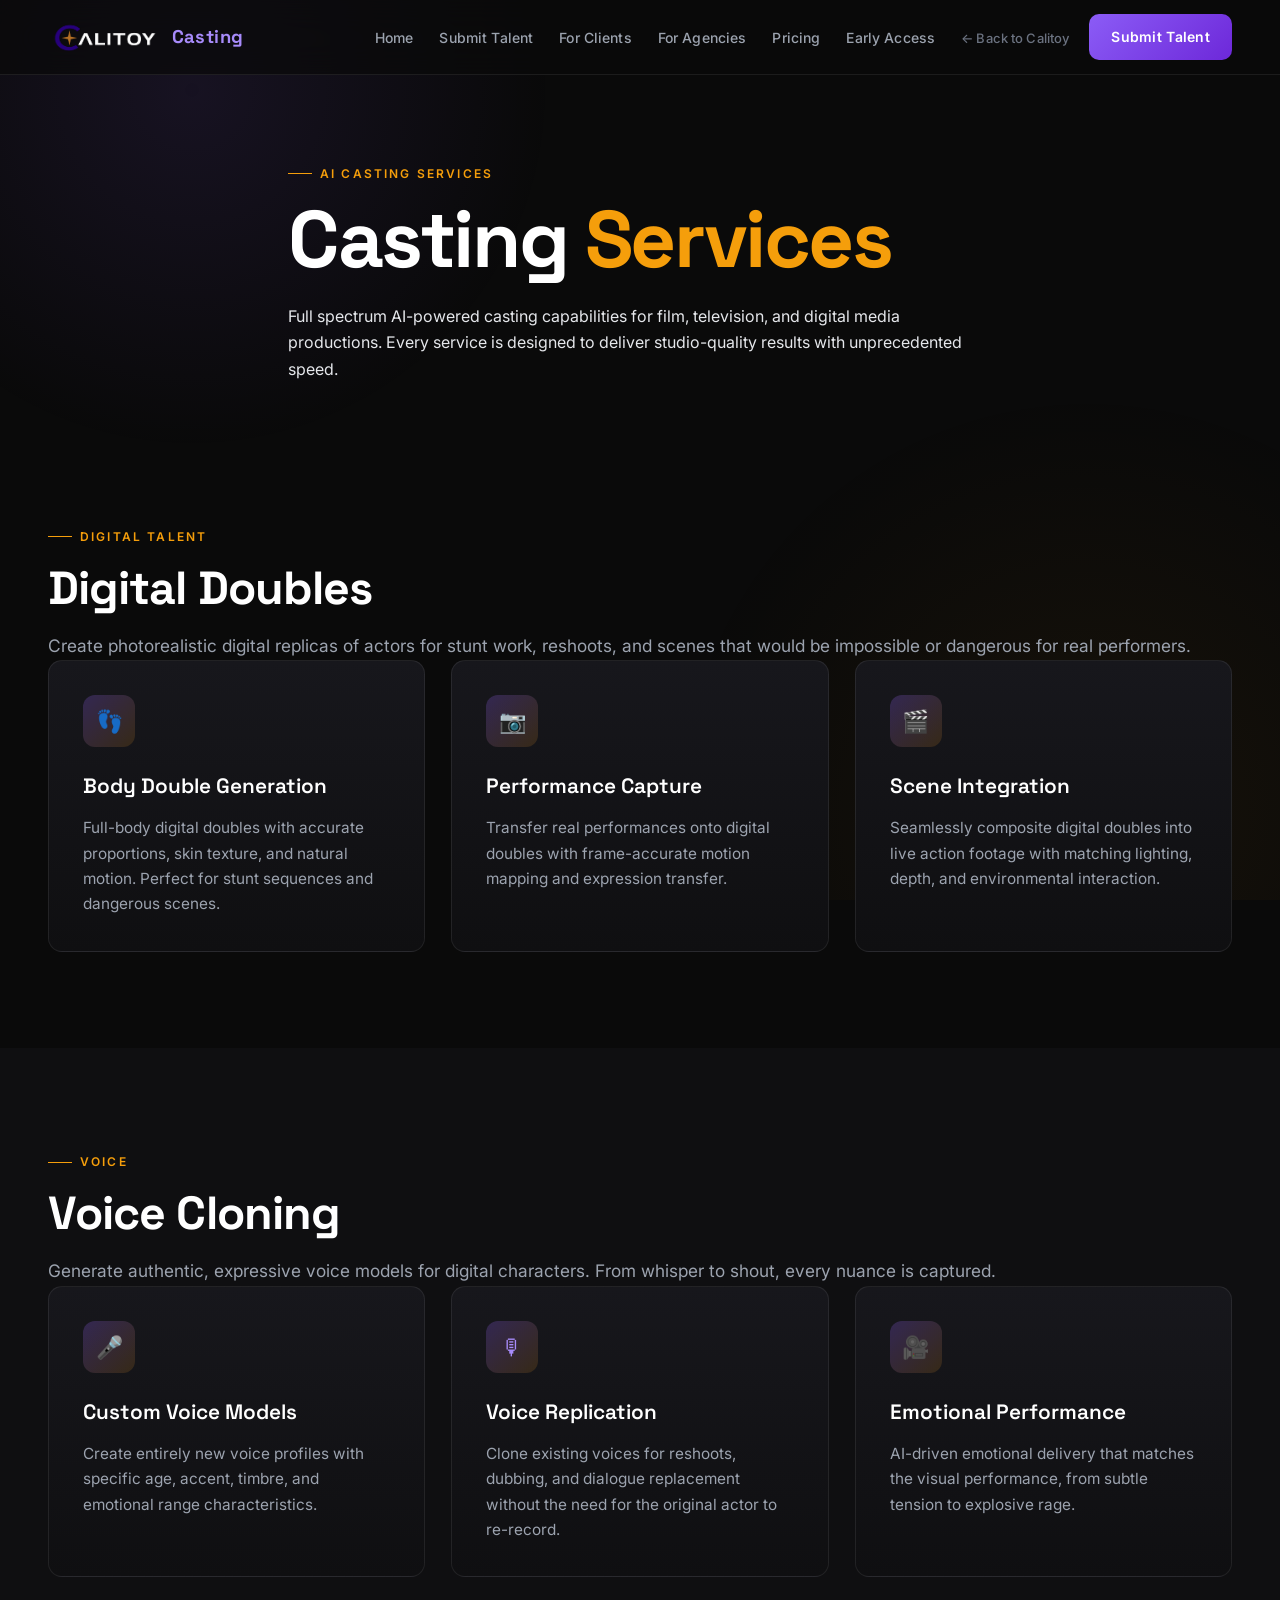
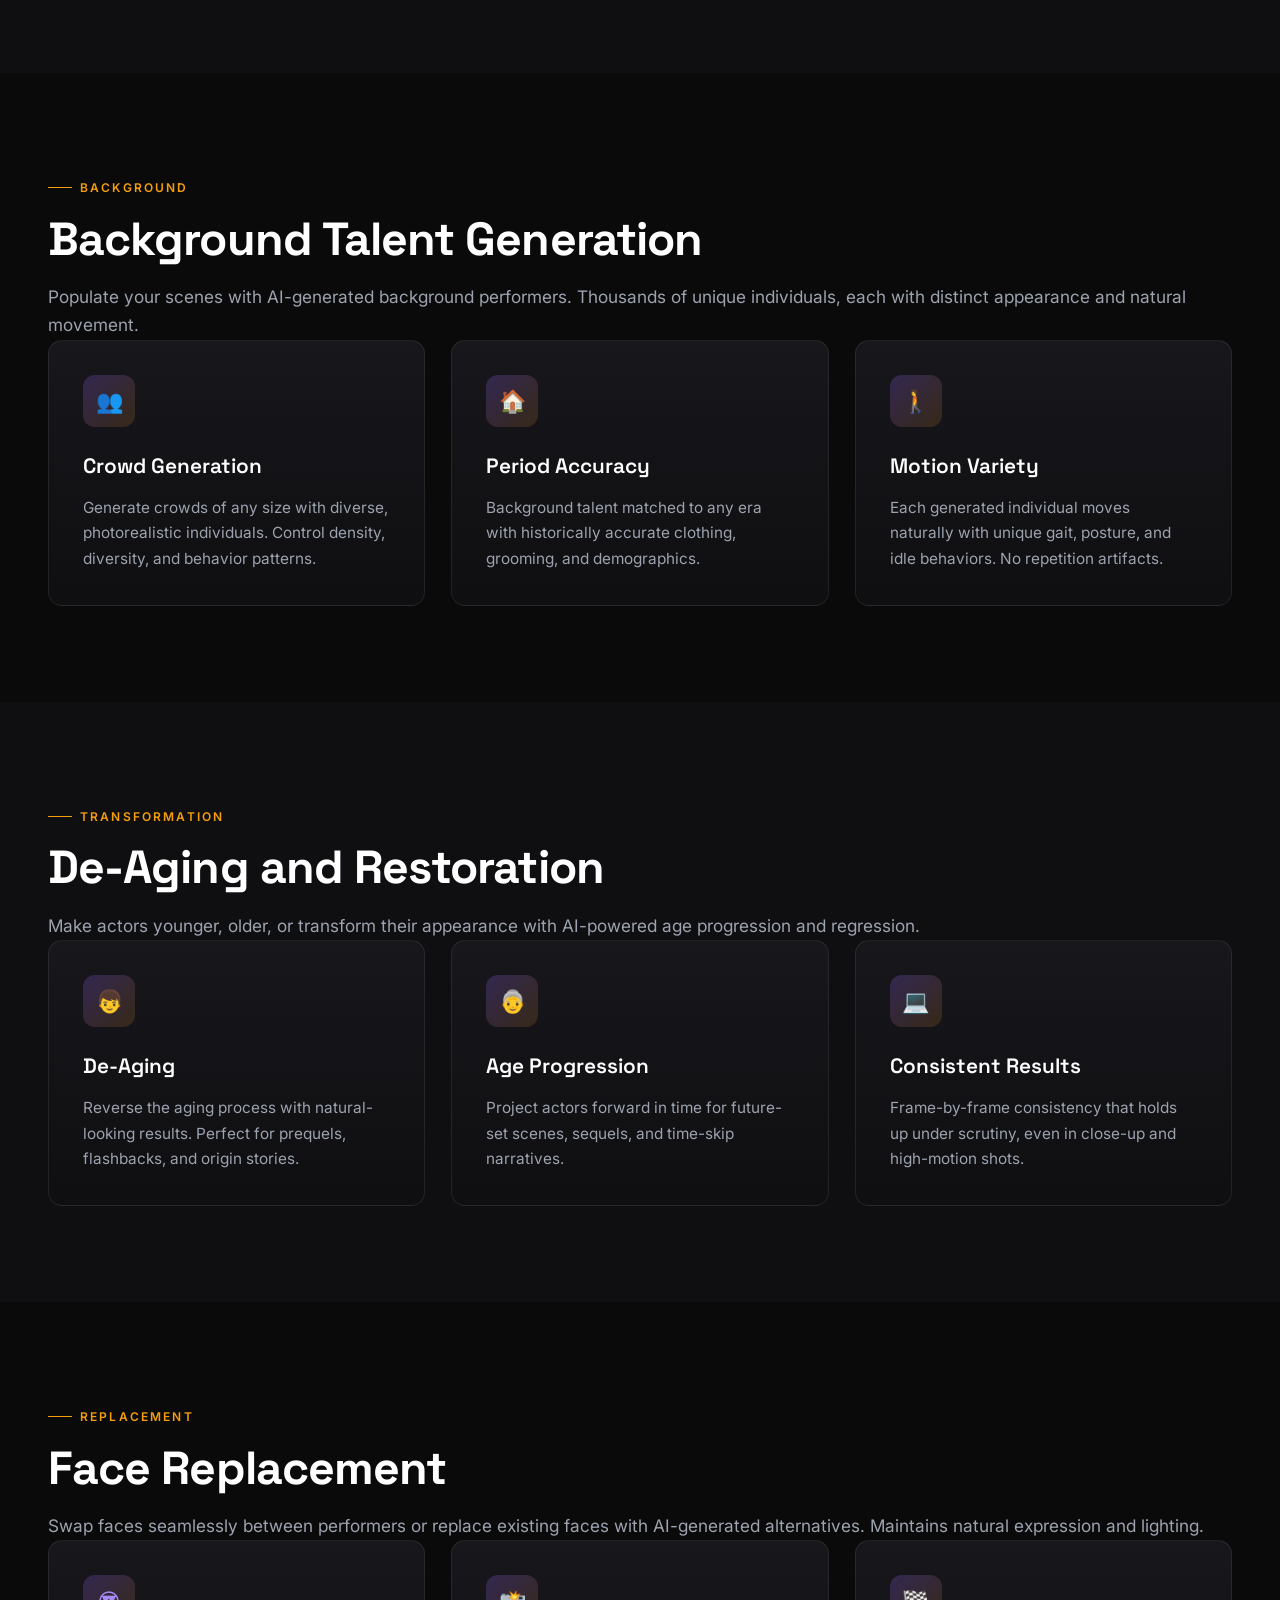
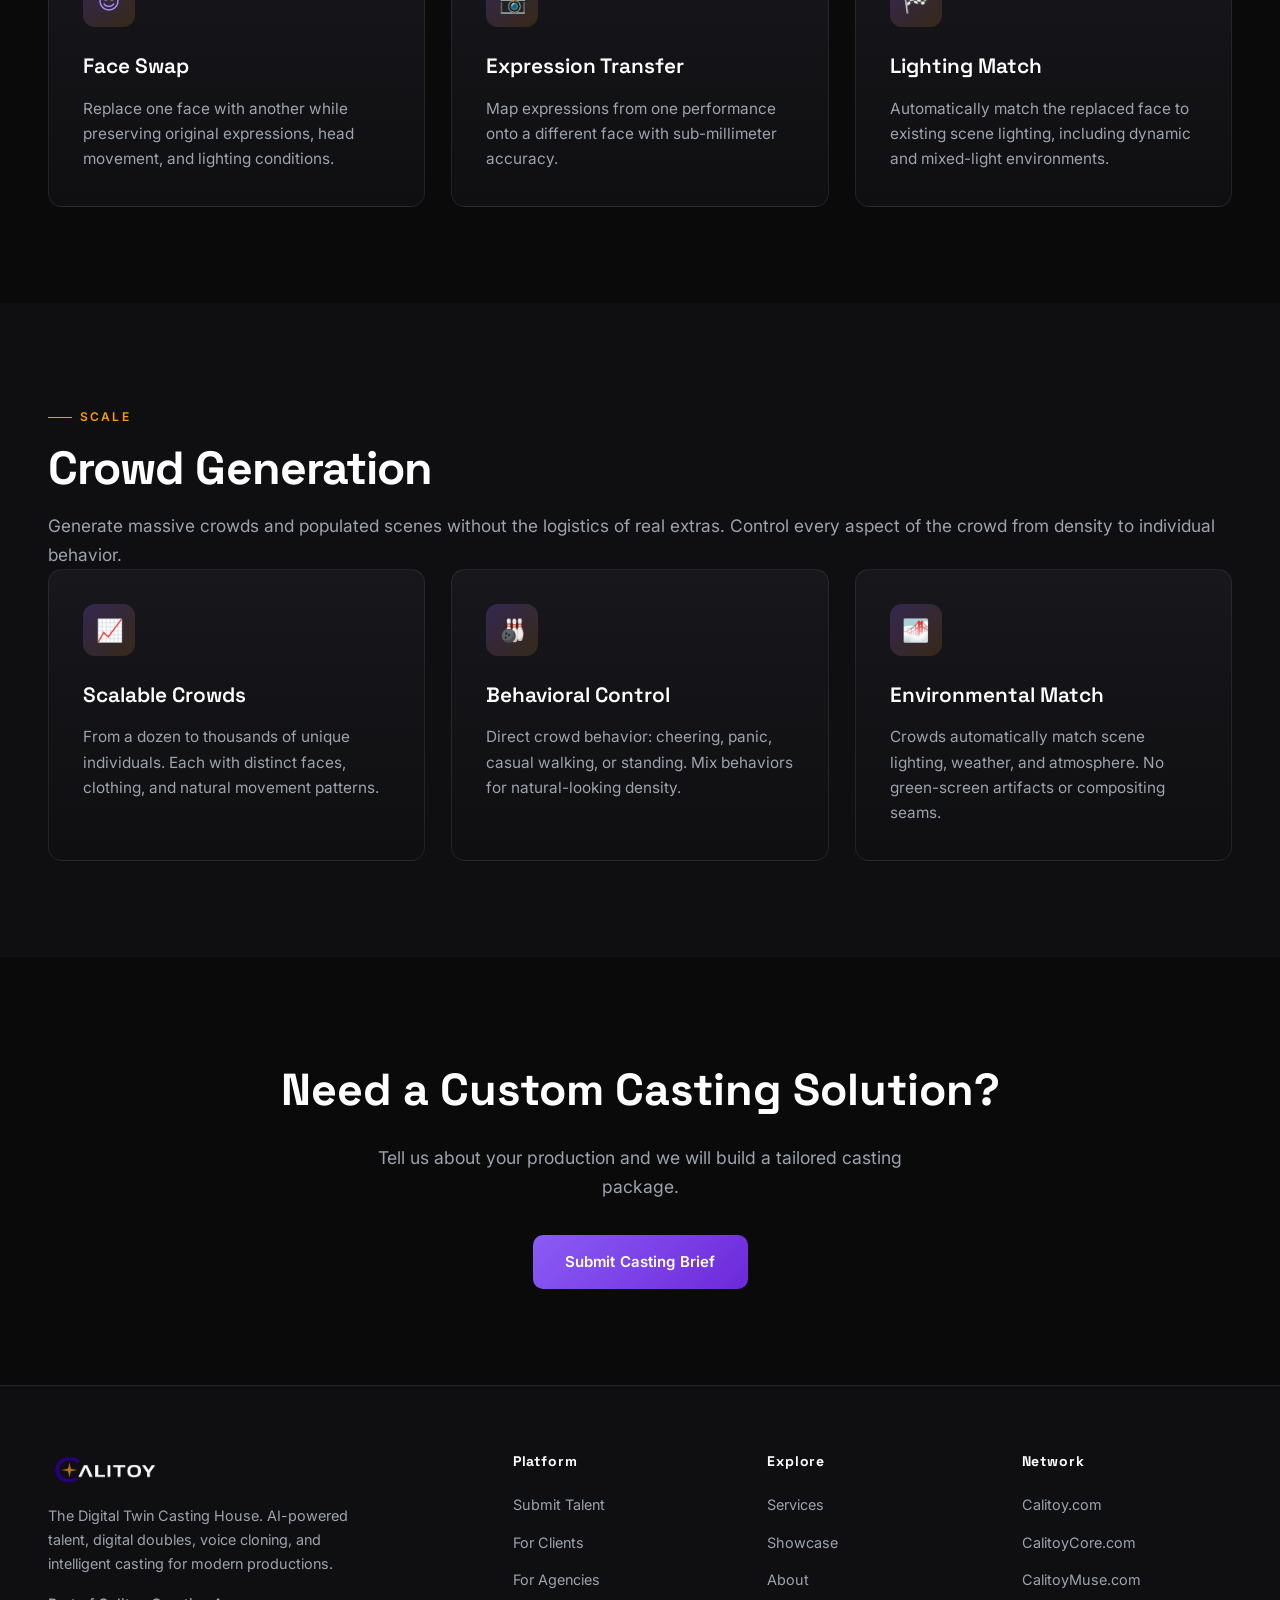
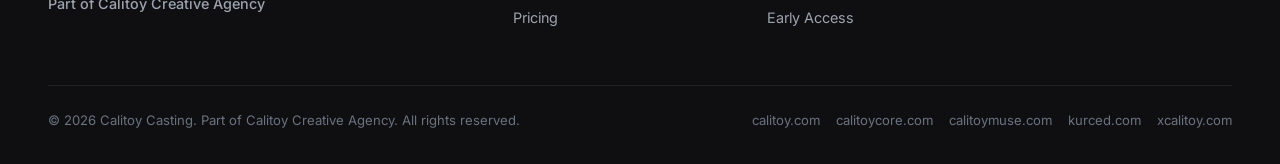
<file: services.html>
<!DOCTYPE html>
<html lang="en">
<head>
<meta charset="UTF-8">
<meta name="viewport" content="width=device-width, initial-scale=1.0">
<title>Services - Calitoy Casting</title>
<link rel="icon" type="image/png" href="assets/calitoy-creative-logo.png">
<meta name="description" content="AI casting services: digital doubles, voice cloning, background talent generation, de-aging, face replacement, crowd generation.">
<link rel="preconnect" href="https://fonts.googleapis.com">
<link rel="preconnect" href="https://fonts.gstatic.com" crossorigin>
<link href="https://fonts.googleapis.com/css2?family=Inter:wght@400;500;600;700&family=Space+Grotesk:wght@400;500;600;700&display=swap" rel="stylesheet">
<link rel="stylesheet" href="https://cdnjs.cloudflare.com/ajax/libs/font-awesome/6.5.1/css/all.min.css">
<link rel="stylesheet" href="styles.css">
</head>
<body>

<header>
  <div class="nav-wrap">
    <a href="index.html" class="nav-logo">
      <img src="assets/calitoy-creative-logo.png" alt="Calitoy Creative Agency">
      <span class="logo-text"><span>Casting</span></span>
    </a>
    <ul class="nav-links">
      <li><a href="index.html">Home</a></li>
      <li><a href="submit.html">Submit Talent</a></li>
      <li><a href="clients.html">For Clients</a></li>
      <li><a href="agencies.html">For Agencies</a></li>
      <li><a href="pricing.html">Pricing</a></li>
      <li><a href="login.html">Early Access</a></li>
      <li><a href="https://calitoy.com" class="nav-back">&larr; Back to Calitoy</a></li>
    </ul>
    <a href="submit.html" class="nav-cta">Submit Talent</a>
    <button class="hamburger" aria-label="Menu"><span></span><span></span><span></span></button>
  </div>
</header>
<div class="mobile-nav">
  <a href="index.html">Home</a>
  <a href="submit.html">Submit Talent</a>
  <a href="clients.html">For Clients</a>
  <a href="agencies.html">For Agencies</a>
  <a href="pricing.html">Pricing</a>
  <a href="login.html">Early Access</a>
  <a href="https://calitoy.com">&larr; Back to Calitoy</a>
  <a href="submit.html" class="nav-cta">Submit Talent</a>
</div>

<section class="hero" style="min-height: auto; padding: 80px 0 40px;">
  <div class="hero-bg"></div>
  <div class="container hero-content">
    <p class="eyebrow">AI Casting Services</p>
    <h1>Casting <span class="gold">Services</span></h1>
    <p>Full spectrum AI-powered casting capabilities for film, television, and digital media productions. Every service is designed to deliver studio-quality results with unprecedented speed.</p>
  </div>
</section>

<section>
  <div class="container">
    <p class="eyebrow">Digital Talent</p>
    <h2 class="section-title">Digital Doubles</h2>
    <p class="section-subtitle">Create photorealistic digital replicas of actors for stunt work, reshoots, and scenes that would be impossible or dangerous for real performers.</p>
    <div class="cards-grid">
      <div class="card">
        <div class="card-icon">&#128099;</div>
        <h3>Body Double Generation</h3>
        <p>Full-body digital doubles with accurate proportions, skin texture, and natural motion. Perfect for stunt sequences and dangerous scenes.</p>
      </div>
      <div class="card">
        <div class="card-icon">&#128247;</div>
        <h3>Performance Capture</h3>
        <p>Transfer real performances onto digital doubles with frame-accurate motion mapping and expression transfer.</p>
      </div>
      <div class="card">
        <div class="card-icon">&#127916;</div>
        <h3>Scene Integration</h3>
        <p>Seamlessly composite digital doubles into live action footage with matching lighting, depth, and environmental interaction.</p>
      </div>
    </div>
  </div>
</section>

<section style="background: var(--bg-surface);">
  <div class="container">
    <p class="eyebrow">Voice</p>
    <h2 class="section-title">Voice Cloning</h2>
    <p class="section-subtitle">Generate authentic, expressive voice models for digital characters. From whisper to shout, every nuance is captured.</p>
    <div class="cards-grid">
      <div class="card">
        <div class="card-icon">&#127908;</div>
        <h3>Custom Voice Models</h3>
        <p>Create entirely new voice profiles with specific age, accent, timbre, and emotional range characteristics.</p>
      </div>
      <div class="card">
        <div class="card-icon">&#127897;</div>
        <h3>Voice Replication</h3>
        <p>Clone existing voices for reshoots, dubbing, and dialogue replacement without the need for the original actor to re-record.</p>
      </div>
      <div class="card">
        <div class="card-icon">&#127909;</div>
        <h3>Emotional Performance</h3>
        <p>AI-driven emotional delivery that matches the visual performance, from subtle tension to explosive rage.</p>
      </div>
    </div>
  </div>
</section>

<section>
  <div class="container">
    <p class="eyebrow">Background</p>
    <h2 class="section-title">Background Talent Generation</h2>
    <p class="section-subtitle">Populate your scenes with AI-generated background performers. Thousands of unique individuals, each with distinct appearance and natural movement.</p>
    <div class="cards-grid">
      <div class="card">
        <div class="card-icon">&#128101;</div>
        <h3>Crowd Generation</h3>
        <p>Generate crowds of any size with diverse, photorealistic individuals. Control density, diversity, and behavior patterns.</p>
      </div>
      <div class="card">
        <div class="card-icon">&#127968;</div>
        <h3>Period Accuracy</h3>
        <p>Background talent matched to any era with historically accurate clothing, grooming, and demographics.</p>
      </div>
      <div class="card">
        <div class="card-icon">&#128694;</div>
        <h3>Motion Variety</h3>
        <p>Each generated individual moves naturally with unique gait, posture, and idle behaviors. No repetition artifacts.</p>
      </div>
    </div>
  </div>
</section>

<section style="background: var(--bg-surface);">
  <div class="container">
    <p class="eyebrow">Transformation</p>
    <h2 class="section-title">De-Aging and Restoration</h2>
    <p class="section-subtitle">Make actors younger, older, or transform their appearance with AI-powered age progression and regression.</p>
    <div class="cards-grid">
      <div class="card">
        <div class="card-icon">&#128102;</div>
        <h3>De-Aging</h3>
        <p>Reverse the aging process with natural-looking results. Perfect for prequels, flashbacks, and origin stories.</p>
      </div>
      <div class="card">
        <div class="card-icon">&#128117;</div>
        <h3>Age Progression</h3>
        <p>Project actors forward in time for future-set scenes, sequels, and time-skip narratives.</p>
      </div>
      <div class="card">
        <div class="card-icon">&#128187;</div>
        <h3>Consistent Results</h3>
        <p>Frame-by-frame consistency that holds up under scrutiny, even in close-up and high-motion shots.</p>
      </div>
    </div>
  </div>
</section>

<section>
  <div class="container">
    <p class="eyebrow">Replacement</p>
    <h2 class="section-title">Face Replacement</h2>
    <p class="section-subtitle">Swap faces seamlessly between performers or replace existing faces with AI-generated alternatives. Maintains natural expression and lighting.</p>
    <div class="cards-grid">
      <div class="card">
        <div class="card-icon">&#128526;</div>
        <h3>Face Swap</h3>
        <p>Replace one face with another while preserving original expressions, head movement, and lighting conditions.</p>
      </div>
      <div class="card">
        <div class="card-icon">&#128248;</div>
        <h3>Expression Transfer</h3>
        <p>Map expressions from one performance onto a different face with sub-millimeter accuracy.</p>
      </div>
      <div class="card">
        <div class="card-icon">&#127937;</div>
        <h3>Lighting Match</h3>
        <p>Automatically match the replaced face to existing scene lighting, including dynamic and mixed-light environments.</p>
      </div>
    </div>
  </div>
</section>

<section style="background: var(--bg-surface);">
  <div class="container">
    <p class="eyebrow">Scale</p>
    <h2 class="section-title">Crowd Generation</h2>
    <p class="section-subtitle">Generate massive crowds and populated scenes without the logistics of real extras. Control every aspect of the crowd from density to individual behavior.</p>
    <div class="cards-grid">
      <div class="card">
        <div class="card-icon">&#128200;</div>
        <h3>Scalable Crowds</h3>
        <p>From a dozen to thousands of unique individuals. Each with distinct faces, clothing, and natural movement patterns.</p>
      </div>
      <div class="card">
        <div class="card-icon">&#127923;</div>
        <h3>Behavioral Control</h3>
        <p>Direct crowd behavior: cheering, panic, casual walking, or standing. Mix behaviors for natural-looking density.</p>
      </div>
      <div class="card">
        <div class="card-icon">&#127745;</div>
        <h3>Environmental Match</h3>
        <p>Crowds automatically match scene lighting, weather, and atmosphere. No green-screen artifacts or compositing seams.</p>
      </div>
    </div>
  </div>
</section>

<section class="cta-section">
  <div class="container">
    <h2>Need a Custom Casting Solution?</h2>
    <p>Tell us about your production and we will build a tailored casting package.</p>
    <a href="intake.html" class="btn-primary">Submit Casting Brief</a>
  </div>
</section>

<footer>
  <div class="container">
    <div class="footer-grid">
      <div class="footer-brand">
        <a href="index.html" class="nav-logo"><img src="assets/calitoy-creative-logo.png" alt="Calitoy Creative Agency" height="40"></a>
        <p>The Digital Twin Casting House. AI-powered talent, digital doubles, voice cloning, and intelligent casting for modern productions.</p>
        <p class="footer-tagline">Part of Calitoy Creative Agency</p>
      </div>
      <div class="footer-col"><h4>Platform</h4><ul><li><a href="submit.html">Submit Talent</a></li><li><a href="clients.html">For Clients</a></li><li><a href="agencies.html">For Agencies</a></li><li><a href="pricing.html">Pricing</a></li></ul></div>
      <div class="footer-col"><h4>Explore</h4><ul><li><a href="services.html">Services</a></li><li><a href="showcase.html">Showcase</a></li><li><a href="about.html">About</a></li><li><a href="login.html">Early Access</a></li></ul></div>
      <div class="footer-col"><h4>Network</h4><ul><li><a href="https://calitoy.com" target="_blank">Calitoy.com</a></li><li><a href="https://calitoycore.com" target="_blank">CalitoyCore.com</a></li><li><a href="https://calitoymuse.com" target="_blank">CalitoyMuse.com</a></li></ul></div>
    </div>
    <div class="footer-bottom">
      <p>&copy; 2026 Calitoy Casting. Part of Calitoy Creative Agency. All rights reserved.</p>
      <div class="footer-network">
        <a href="https://calitoy.com" target="_blank">calitoy.com</a>
        <a href="https://calitoycore.com" target="_blank">calitoycore.com</a>
        <a href="https://calitoymuse.com" target="_blank">calitoymuse.com</a>
        <a href="https://kurced.com" target="_blank">kurced.com</a>
        <a href="https://xcalitoy.com" target="_blank">xcalitoy.com</a>
      </div>
    </div>
  </div>
</footer>

<script src="main.js"></script>
</body>
</html>
</file>
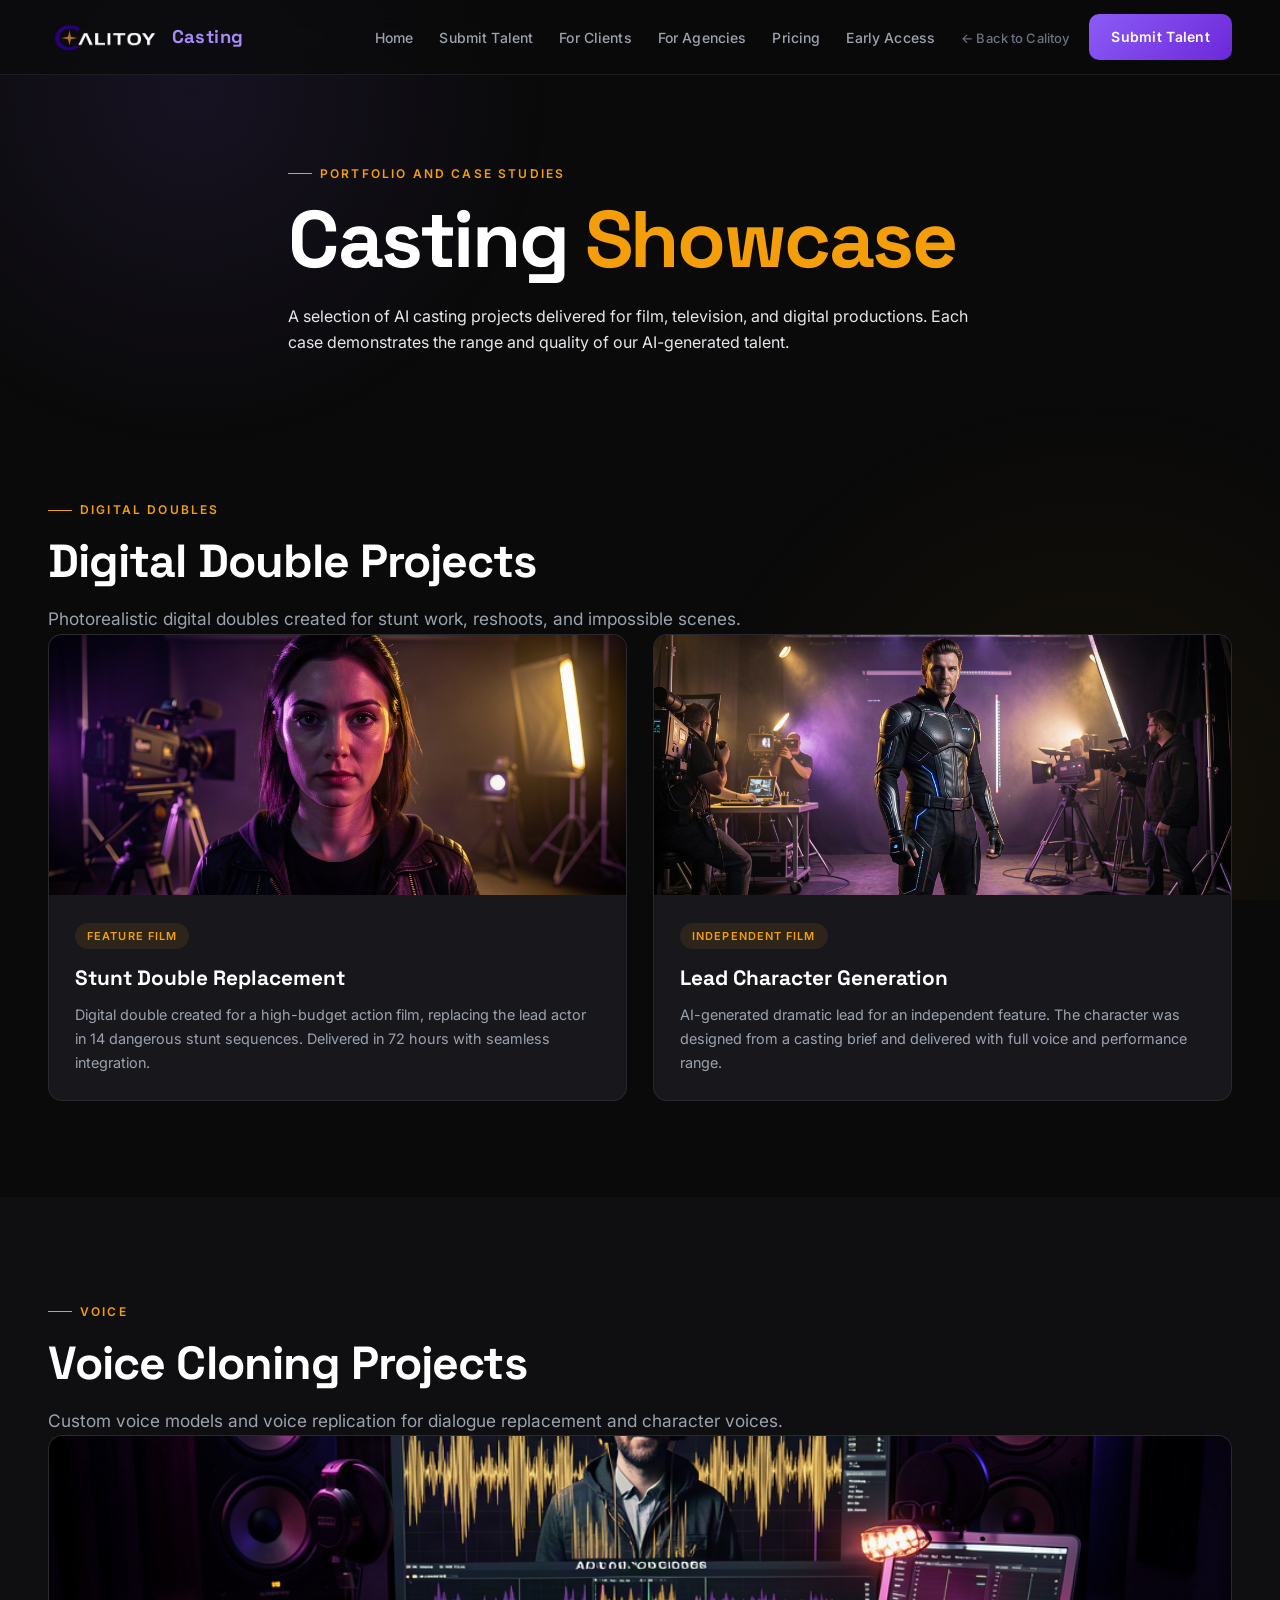
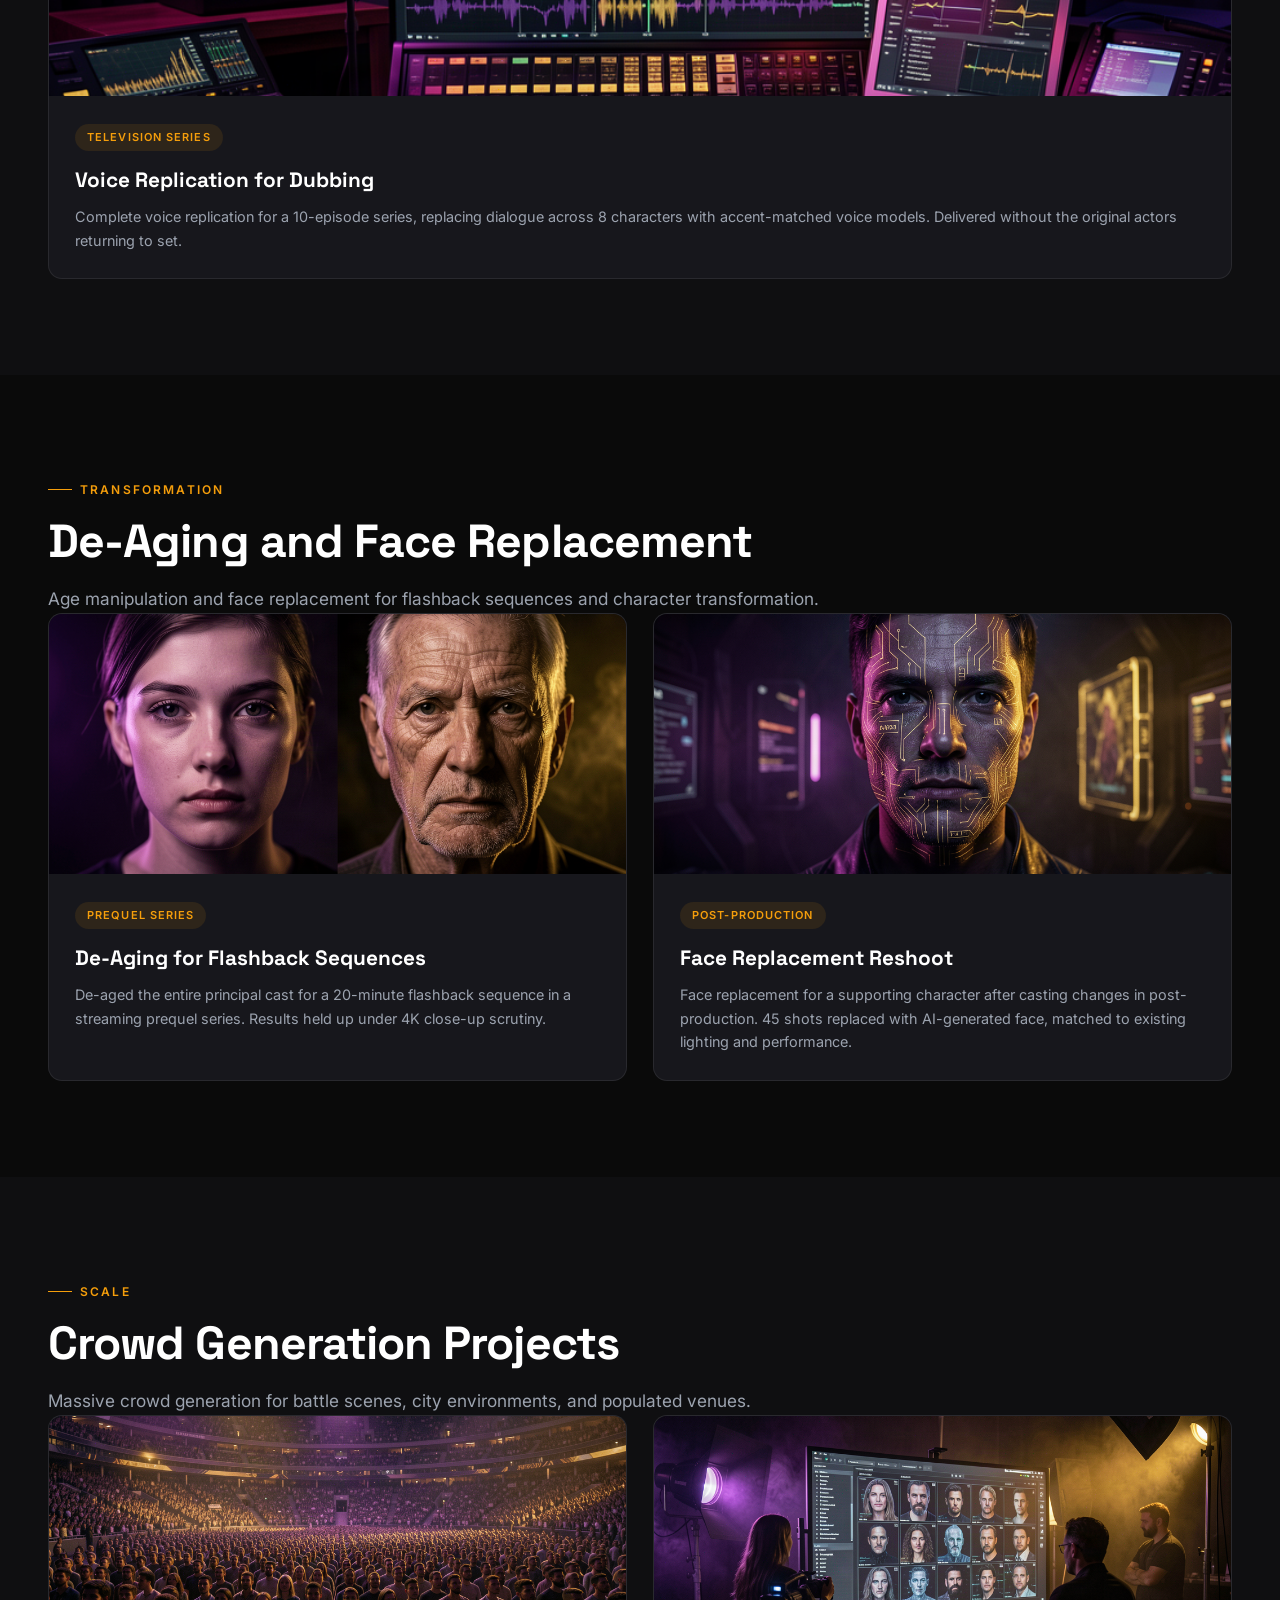
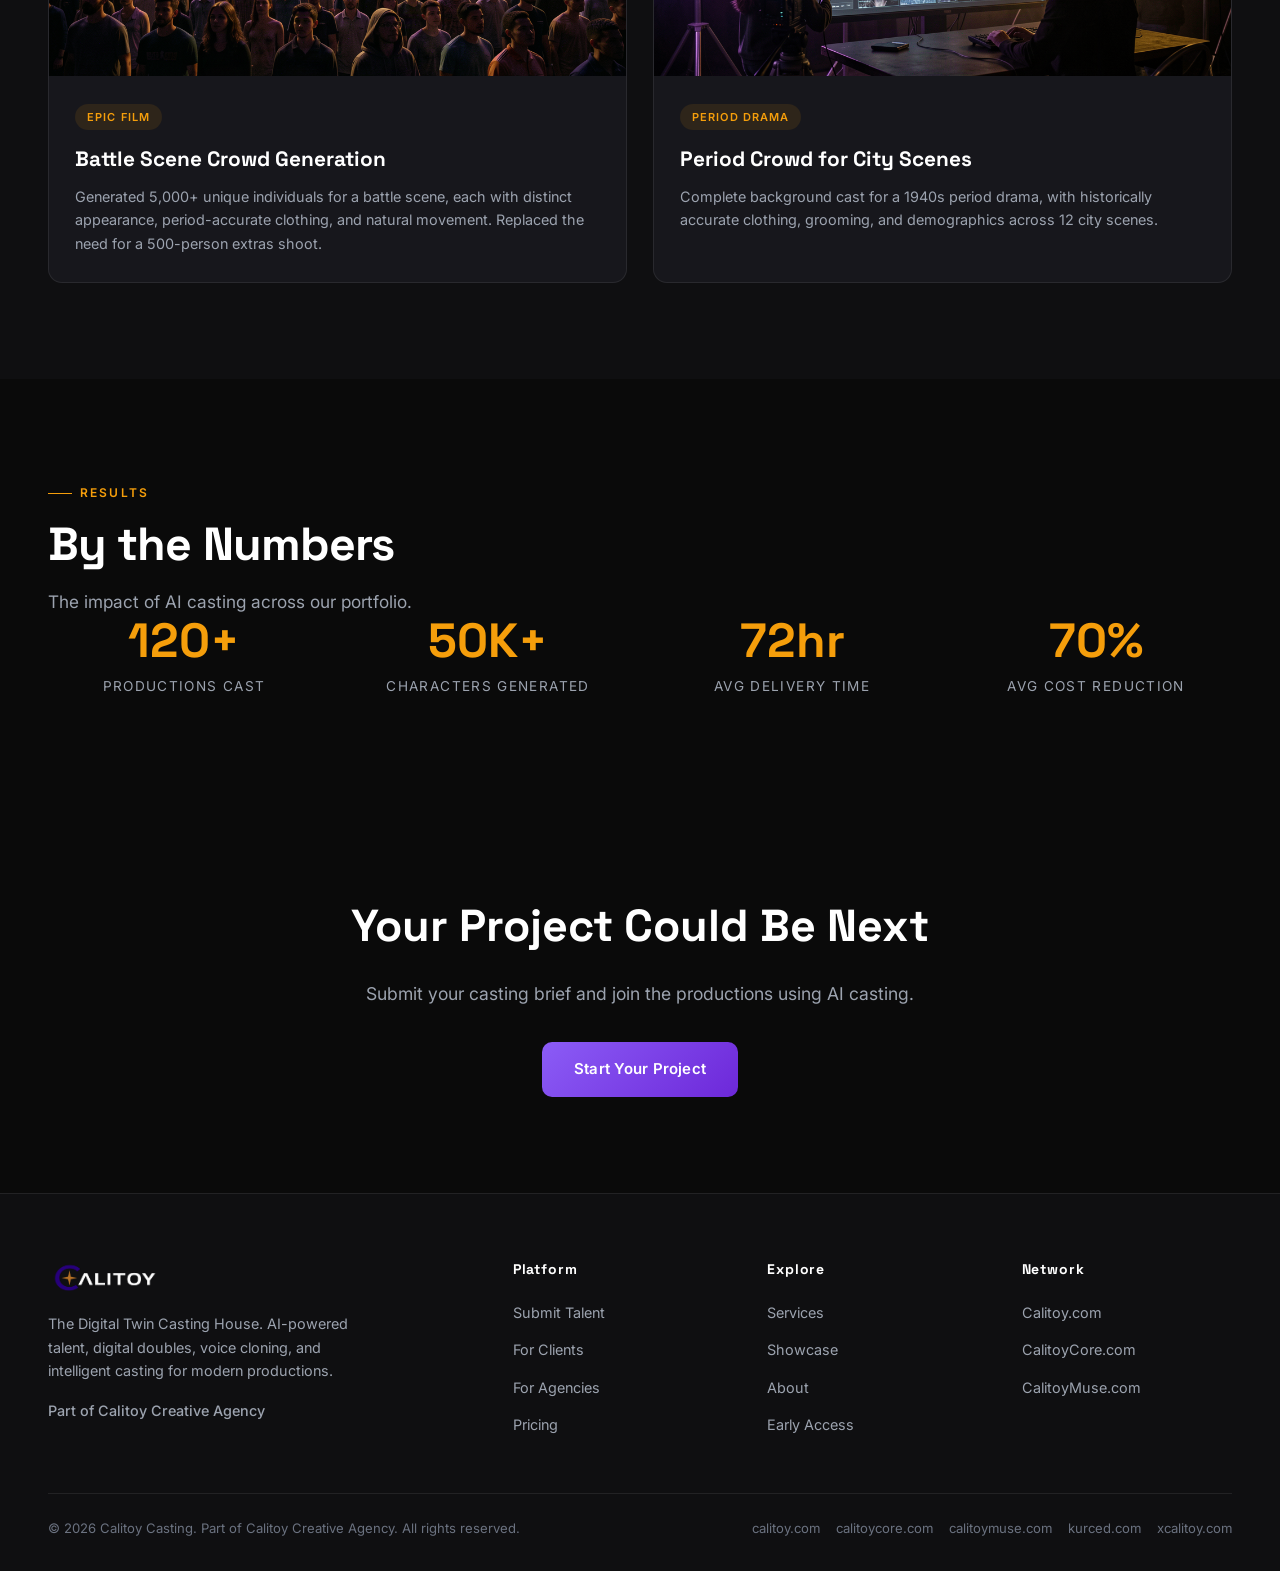
<file: showcase.html>
<!DOCTYPE html>
<html lang="en">
<head>
<meta charset="UTF-8">
<meta name="viewport" content="width=device-width, initial-scale=1.0">
<title>Showcase - Calitoy Casting</title>
<link rel="icon" type="image/png" href="assets/calitoy-creative-logo.png">
<meta name="description" content="Portfolio and case studies of AI casting work. Digital doubles, voice cloning, de-aging, crowd generation, and face replacement projects.">
<link rel="preconnect" href="https://fonts.googleapis.com">
<link rel="preconnect" href="https://fonts.gstatic.com" crossorigin>
<link href="https://fonts.googleapis.com/css2?family=Inter:wght@400;500;600;700&family=Space+Grotesk:wght@400;500;600;700&display=swap" rel="stylesheet">
<link rel="stylesheet" href="https://cdnjs.cloudflare.com/ajax/libs/font-awesome/6.5.1/css/all.min.css">
<link rel="stylesheet" href="styles.css">
</head>
<body>

<header>
  <div class="nav-wrap">
    <a href="index.html" class="nav-logo">
      <img src="assets/calitoy-creative-logo.png" alt="Calitoy Creative Agency">
      <span class="logo-text"><span>Casting</span></span>
    </a>
    <ul class="nav-links">
      <li><a href="index.html">Home</a></li>
      <li><a href="submit.html">Submit Talent</a></li>
      <li><a href="clients.html">For Clients</a></li>
      <li><a href="agencies.html">For Agencies</a></li>
      <li><a href="pricing.html">Pricing</a></li>
      <li><a href="login.html">Early Access</a></li>
      <li><a href="https://calitoy.com" class="nav-back">&larr; Back to Calitoy</a></li>
    </ul>
    <a href="submit.html" class="nav-cta">Submit Talent</a>
    <button class="hamburger" aria-label="Menu"><span></span><span></span><span></span></button>
  </div>
</header>
<div class="mobile-nav">
  <a href="index.html">Home</a>
  <a href="submit.html">Submit Talent</a>
  <a href="clients.html">For Clients</a>
  <a href="agencies.html">For Agencies</a>
  <a href="pricing.html">Pricing</a>
  <a href="login.html">Early Access</a>
  <a href="https://calitoy.com">&larr; Back to Calitoy</a>
  <a href="submit.html" class="nav-cta">Submit Talent</a>
</div>

<section class="hero" style="min-height: auto; padding: 80px 0 40px;">
  <div class="hero-bg"></div>
  <div class="container hero-content">
    <p class="eyebrow">Portfolio and Case Studies</p>
    <h1>Casting <span class="gold">Showcase</span></h1>
    <p>A selection of AI casting projects delivered for film, television, and digital productions. Each case demonstrates the range and quality of our AI-generated talent.</p>
  </div>
</section>

<section>
  <div class="container">
    <p class="eyebrow">Digital Doubles</p>
    <h2 class="section-title">Digital Double Projects</h2>
    <p class="section-subtitle">Photorealistic digital doubles created for stunt work, reshoots, and impossible scenes.</p>
    <div class="showcase-grid">
      <div class="showcase-item">
        <img src="assets/showcase-digital-double.png" alt="Digital Double Project">
        <div class="showcase-body">
          <span class="tag">Feature Film</span>
          <h3>Stunt Double Replacement</h3>
          <p>Digital double created for a high-budget action film, replacing the lead actor in 14 dangerous stunt sequences. Delivered in 72 hours with seamless integration.</p>
        </div>
      </div>
      <div class="showcase-item">
        <img src="assets/showcase-digital-actor.png" alt="Digital Actor Project">
        <div class="showcase-body">
          <span class="tag">Independent Film</span>
          <h3>Lead Character Generation</h3>
          <p>AI-generated dramatic lead for an independent feature. The character was designed from a casting brief and delivered with full voice and performance range.</p>
        </div>
      </div>
    </div>
  </div>
</section>

<section style="background: var(--bg-surface);">
  <div class="container">
    <p class="eyebrow">Voice</p>
    <h2 class="section-title">Voice Cloning Projects</h2>
    <p class="section-subtitle">Custom voice models and voice replication for dialogue replacement and character voices.</p>
    <div class="showcase-grid">
      <div class="showcase-item">
        <img src="assets/showcase-voice-cloning.png" alt="Voice Cloning Project">
        <div class="showcase-body">
          <span class="tag">Television Series</span>
          <h3>Voice Replication for Dubbing</h3>
          <p>Complete voice replication for a 10-episode series, replacing dialogue across 8 characters with accent-matched voice models. Delivered without the original actors returning to set.</p>
        </div>
      </div>
    </div>
  </div>
</section>

<section>
  <div class="container">
    <p class="eyebrow">Transformation</p>
    <h2 class="section-title">De-Aging and Face Replacement</h2>
    <p class="section-subtitle">Age manipulation and face replacement for flashback sequences and character transformation.</p>
    <div class="showcase-grid">
      <div class="showcase-item">
        <img src="assets/showcase-de-aging.png" alt="De-Aging Project">
        <div class="showcase-body">
          <span class="tag">Prequel Series</span>
          <h3>De-Aging for Flashback Sequences</h3>
          <p>De-aged the entire principal cast for a 20-minute flashback sequence in a streaming prequel series. Results held up under 4K close-up scrutiny.</p>
        </div>
      </div>
      <div class="showcase-item">
        <img src="assets/showcase-face-replacement.png" alt="Face Replacement Project">
        <div class="showcase-body">
          <span class="tag">Post-Production</span>
          <h3>Face Replacement Reshoot</h3>
          <p>Face replacement for a supporting character after casting changes in post-production. 45 shots replaced with AI-generated face, matched to existing lighting and performance.</p>
        </div>
      </div>
    </div>
  </div>
</section>

<section style="background: var(--bg-surface);">
  <div class="container">
    <p class="eyebrow">Scale</p>
    <h2 class="section-title">Crowd Generation Projects</h2>
    <p class="section-subtitle">Massive crowd generation for battle scenes, city environments, and populated venues.</p>
    <div class="showcase-grid">
      <div class="showcase-item">
        <img src="assets/showcase-crowd-gen.png" alt="Crowd Generation Project">
        <div class="showcase-body">
          <span class="tag">Epic Film</span>
          <h3>Battle Scene Crowd Generation</h3>
          <p>Generated 5,000+ unique individuals for a battle scene, each with distinct appearance, period-accurate clothing, and natural movement. Replaced the need for a 500-person extras shoot.</p>
        </div>
      </div>
      <div class="showcase-item">
        <img src="assets/showcase-ai-set.png" alt="AI Set Generation Project">
        <div class="showcase-body">
          <span class="tag">Period Drama</span>
          <h3>Period Crowd for City Scenes</h3>
          <p>Complete background cast for a 1940s period drama, with historically accurate clothing, grooming, and demographics across 12 city scenes.</p>
        </div>
      </div>
    </div>
  </div>
</section>

<section>
  <div class="container">
    <p class="eyebrow">Results</p>
    <h2 class="section-title">By the Numbers</h2>
    <p class="section-subtitle">The impact of AI casting across our portfolio.</p>
    <div class="stats-row">
      <div>
        <div class="stat-number">120+</div>
        <div class="stat-label">Productions Cast</div>
      </div>
      <div>
        <div class="stat-number">50K+</div>
        <div class="stat-label">Characters Generated</div>
      </div>
      <div>
        <div class="stat-number">72hr</div>
        <div class="stat-label">Avg Delivery Time</div>
      </div>
      <div>
        <div class="stat-number">70%</div>
        <div class="stat-label">Avg Cost Reduction</div>
      </div>
    </div>
  </div>
</section>

<section class="cta-section">
  <div class="container">
    <h2>Your Project Could Be Next</h2>
    <p>Submit your casting brief and join the productions using AI casting.</p>
    <a href="intake.html" class="btn-primary">Start Your Project</a>
  </div>
</section>

<footer>
  <div class="container">
    <div class="footer-grid">
      <div class="footer-brand">
        <a href="index.html" class="nav-logo"><img src="assets/calitoy-creative-logo.png" alt="Calitoy Creative Agency" height="40"></a>
        <p>The Digital Twin Casting House. AI-powered talent, digital doubles, voice cloning, and intelligent casting for modern productions.</p>
        <p class="footer-tagline">Part of Calitoy Creative Agency</p>
      </div>
      <div class="footer-col"><h4>Platform</h4><ul><li><a href="submit.html">Submit Talent</a></li><li><a href="clients.html">For Clients</a></li><li><a href="agencies.html">For Agencies</a></li><li><a href="pricing.html">Pricing</a></li></ul></div>
      <div class="footer-col"><h4>Explore</h4><ul><li><a href="services.html">Services</a></li><li><a href="showcase.html">Showcase</a></li><li><a href="about.html">About</a></li><li><a href="login.html">Early Access</a></li></ul></div>
      <div class="footer-col"><h4>Network</h4><ul><li><a href="https://calitoy.com" target="_blank">Calitoy.com</a></li><li><a href="https://calitoycore.com" target="_blank">CalitoyCore.com</a></li><li><a href="https://calitoymuse.com" target="_blank">CalitoyMuse.com</a></li></ul></div>
    </div>
    <div class="footer-bottom">
      <p>&copy; 2026 Calitoy Casting. Part of Calitoy Creative Agency. All rights reserved.</p>
      <div class="footer-network">
        <a href="https://calitoy.com" target="_blank">calitoy.com</a>
        <a href="https://calitoycore.com" target="_blank">calitoycore.com</a>
        <a href="https://calitoymuse.com" target="_blank">calitoymuse.com</a>
        <a href="https://kurced.com" target="_blank">kurced.com</a>
        <a href="https://xcalitoy.com" target="_blank">xcalitoy.com</a>
      </div>
    </div>
  </div>
</footer>

<script src="main.js"></script>
</body>
</html>
</file>
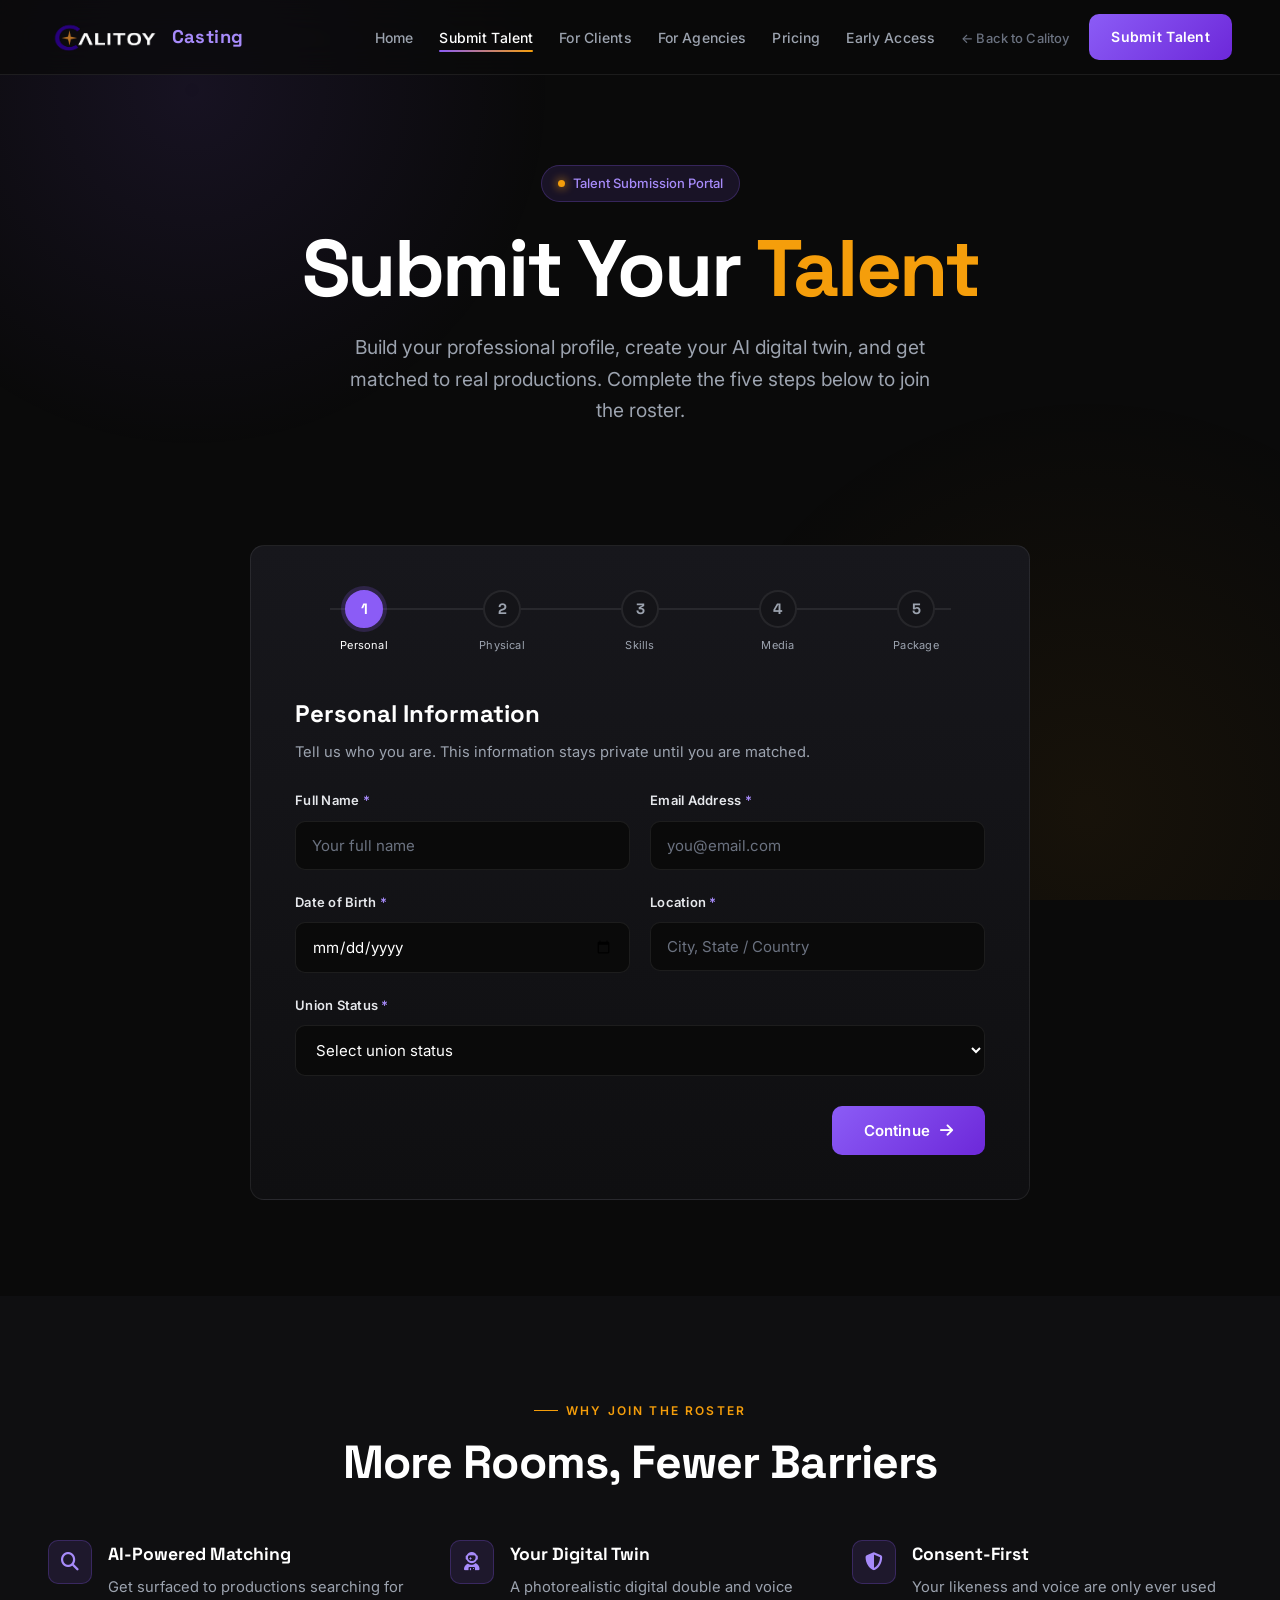
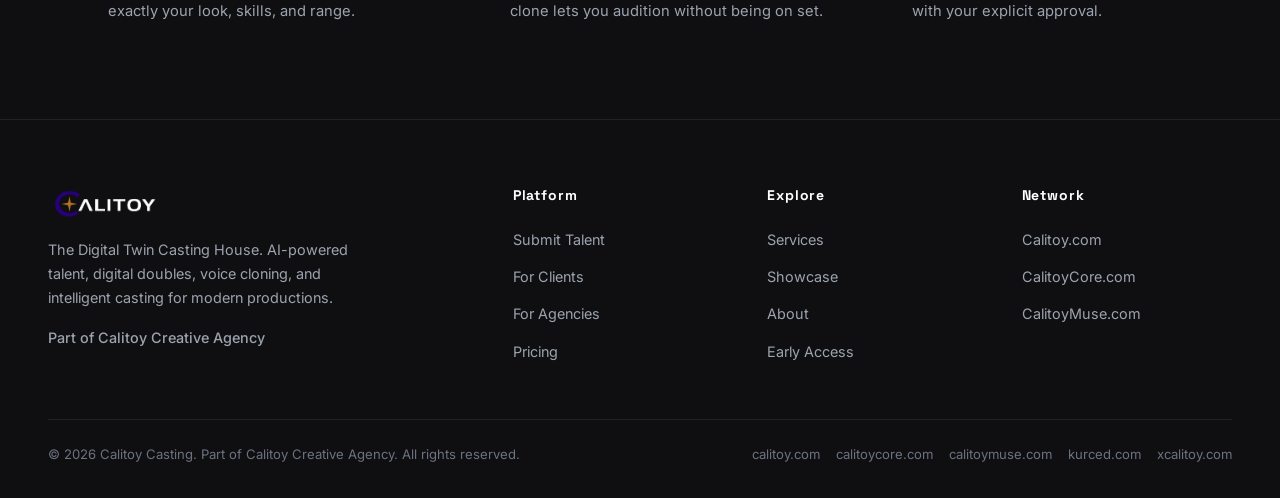
<file: submit.html>
<!DOCTYPE html>
<html lang="en">
<head>
<meta charset="UTF-8">
<meta name="viewport" content="width=device-width, initial-scale=1.0">
<title>Submit Talent — Calitoy Casting</title>
<link rel="icon" type="image/png" href="assets/calitoy-creative-logo.png">
<meta name="description" content="Submit your talent profile to Calitoy Casting. Build your professional profile, create your digital twin, and get matched to real productions.">
<link rel="preconnect" href="https://fonts.googleapis.com">
<link rel="preconnect" href="https://fonts.gstatic.com" crossorigin>
<link href="https://fonts.googleapis.com/css2?family=Inter:wght@400;500;600;700&family=Space+Grotesk:wght@400;500;600;700&display=swap" rel="stylesheet">
<link rel="stylesheet" href="https://cdnjs.cloudflare.com/ajax/libs/font-awesome/6.5.1/css/all.min.css">
<link rel="stylesheet" href="styles.css">
</head>
<body>

<header>
  <div class="nav-wrap">
    <a href="index.html" class="nav-logo">
      <img src="assets/calitoy-creative-logo.png" alt="Calitoy Creative Agency">
      <span class="logo-text"><span>Casting</span></span>
    </a>
    <ul class="nav-links">
      <li><a href="index.html">Home</a></li>
      <li><a href="submit.html" class="active">Submit Talent</a></li>
      <li><a href="clients.html">For Clients</a></li>
      <li><a href="agencies.html">For Agencies</a></li>
      <li><a href="pricing.html">Pricing</a></li>
      <li><a href="login.html">Early Access</a></li>
      <li><a href="https://calitoy.com" class="nav-back">&larr; Back to Calitoy</a></li>
    </ul>
    <a href="submit.html" class="nav-cta">Submit Talent</a>
    <button class="hamburger" aria-label="Menu"><span></span><span></span><span></span></button>
  </div>
</header>
<div class="mobile-nav">
  <a href="index.html">Home</a>
  <a href="submit.html">Submit Talent</a>
  <a href="clients.html">For Clients</a>
  <a href="agencies.html">For Agencies</a>
  <a href="pricing.html">Pricing</a>
  <a href="login.html">Early Access</a>
  <a href="https://calitoy.com">&larr; Back to Calitoy</a>
  <a href="submit.html" class="nav-cta">Submit Talent</a>
</div>

<section class="hero compact">
  <div class="hero-bg" style="background-image:url('https://johngress.com/wp-content/uploads//2024/06/Studio-model-photography-Chicago-3903_1200.jpg></div>
  <div class="hero-overlay"></div>
  <div class="container hero-content">
    <span class="hero-badge"><span class="dot"></span> Talent Submission Portal</span>
    <h1>Submit Your <span class="gold">Talent</span></h1>
    <p class="lead">Build your professional profile, create your AI digital twin, and get matched to real productions. Complete the five steps below to join the roster.</p>
  </div>
</section>

<section style="padding-top:40px;">
  <div class="container">
    <div class="form-container">
      <!-- Stepper -->
      <div class="stepper">
        <div class="stepper-progress"></div>
        <div class="stepper-item active"><div class="stepper-dot">1</div><div class="stepper-label">Personal</div></div>
        <div class="stepper-item"><div class="stepper-dot">2</div><div class="stepper-label">Physical</div></div>
        <div class="stepper-item"><div class="stepper-dot">3</div><div class="stepper-label">Skills</div></div>
        <div class="stepper-item"><div class="stepper-dot">4</div><div class="stepper-label">Media</div></div>
        <div class="stepper-item"><div class="stepper-dot">5</div><div class="stepper-label">Package</div></div>
      </div>

      <div id="form-message" class="form-message"></div>

      <form id="submit-form">
        <!-- STEP 1: Personal Info -->
        <div class="form-step active">
          <h3>Personal Information</h3>
          <p class="step-hint">Tell us who you are. This information stays private until you are matched.</p>
          <div class="form-row">
            <div class="form-group">
              <label>Full Name <span class="req">*</span></label>
              <input type="text" name="full_name" placeholder="Your full name" required>
            </div>
            <div class="form-group">
              <label>Email Address <span class="req">*</span></label>
              <input type="email" name="email" placeholder="you@email.com" required>
            </div>
          </div>
          <div class="form-row">
            <div class="form-group">
              <label>Date of Birth <span class="req">*</span></label>
              <input type="date" name="dob" required>
            </div>
            <div class="form-group">
              <label>Location <span class="req">*</span></label>
              <input type="text" name="location" placeholder="City, State / Country" required>
            </div>
          </div>
          <div class="form-group">
            <label>Union Status <span class="req">*</span></label>
            <select name="union_status" required>
              <option value="">Select union status</option>
              <option value="SAG-AFTRA">SAG-AFTRA</option>
              <option value="Non-Union">Non-Union</option>
              <option value="Eligible">SAG-Eligible</option>
              <option value="Other Union">Other Union</option>
            </select>
          </div>
          <div class="form-nav">
            <span class="spacer"></span>
            <button type="button" class="btn-primary" data-next>Continue <i class="fa-solid fa-arrow-right"></i></button>
          </div>
        </div>

        <!-- STEP 2: Physical Attributes -->
        <div class="form-step">
          <h3>Physical Attributes</h3>
          <p class="step-hint">Casting directors filter on these details to find the right look.</p>
          <div class="form-row">
            <div class="form-group">
              <label>Height</label>
              <input type="text" name="height" placeholder="e.g. 5'10&quot; / 178cm">
            </div>
            <div class="form-group">
              <label>Weight</label>
              <input type="text" name="weight" placeholder="e.g. 160 lbs / 73kg">
            </div>
          </div>
          <div class="form-row">
            <div class="form-group">
              <label>Hair Color</label>
              <select name="hair">
                <option value="">Select</option>
                <option>Black</option><option>Brown</option><option>Blonde</option>
                <option>Red</option><option>Gray</option><option>Other</option>
              </select>
            </div>
            <div class="form-group">
              <label>Eye Color</label>
              <select name="eyes">
                <option value="">Select</option>
                <option>Brown</option><option>Blue</option><option>Green</option>
                <option>Hazel</option><option>Gray</option><option>Other</option>
              </select>
            </div>
          </div>
          <div class="form-group">
            <label>Ethnicity / Ethnic Appearance</label>
            <input type="text" name="ethnicity" placeholder="How you may be cast (optional)">
          </div>
          <div class="form-nav">
            <button type="button" class="btn-secondary" data-prev><i class="fa-solid fa-arrow-left"></i> Back</button>
            <span class="spacer"></span>
            <button type="button" class="btn-primary" data-next>Continue <i class="fa-solid fa-arrow-right"></i></button>
          </div>
        </div>

        <!-- STEP 3: Skills & Experience -->
        <div class="form-step">
          <h3>Skills &amp; Experience</h3>
          <p class="step-hint">Select all that apply and tell us about your experience.</p>
          <div class="form-group">
            <label>Disciplines</label>
            <div class="checkbox-grid">
              <label class="checkbox-item"><input type="checkbox" name="skills" value="Acting"> Acting</label>
              <label class="checkbox-item"><input type="checkbox" name="skills" value="Modeling"> Modeling</label>
              <label class="checkbox-item"><input type="checkbox" name="skills" value="Voice"> Voice / VO</label>
              <label class="checkbox-item"><input type="checkbox" name="skills" value="Stunt"> Stunt</label>
              <label class="checkbox-item"><input type="checkbox" name="skills" value="Dance"> Dance</label>
              <label class="checkbox-item"><input type="checkbox" name="skills" value="Singing"> Singing</label>
            </div>
          </div>
          <div class="form-row">
            <div class="form-group">
              <label>Years of Experience</label>
              <select name="years_experience">
                <option value="">Select</option>
                <option>Less than 1 year</option>
                <option>1-3 years</option>
                <option>3-5 years</option>
                <option>5-10 years</option>
                <option>10+ years</option>
              </select>
            </div>
            <div class="form-group">
              <label>Representation</label>
              <select name="representation">
                <option value="">Select</option>
                <option>Represented by an agency</option>
                <option>Self-represented</option>
                <option>Seeking representation</option>
              </select>
            </div>
          </div>
          <div class="form-group">
            <label>Notable Credits / Experience</label>
            <textarea name="credits" placeholder="List selected credits, training, or special skills."></textarea>
          </div>
          <div class="form-nav">
            <button type="button" class="btn-secondary" data-prev><i class="fa-solid fa-arrow-left"></i> Back</button>
            <span class="spacer"></span>
            <button type="button" class="btn-primary" data-next>Continue <i class="fa-solid fa-arrow-right"></i></button>
          </div>
        </div>

        <!-- STEP 4: Media Upload -->
        <div class="form-step">
          <h3>Media &amp; Links</h3>
          <p class="step-hint">Share links to your professional media. Public URLs work best (Google Drive, Vimeo, YouTube, personal site).</p>
          <div class="form-group">
            <label>Headshot URL <span class="req">*</span></label>
            <input type="url" name="headshot_url" placeholder="https://capturely.com/wp-content/uploads/2026/03/09-male-headshot-gray-1.webp" required>
          </div>
          <div class="form-group">
            <label>Reel / Demo URL</label>
            <input type="url" name="reel_url" placeholder="https://vimeo.com/... or https://youtube.com/...">
          </div>
          <div class="form-group">
            <label>Portfolio / Website Link</label>
            <input type="url" name="portfolio_url" placeholder="https://...">
          </div>
          <div class="form-nav">
            <button type="button" class="btn-secondary" data-prev><i class="fa-solid fa-arrow-left"></i> Back</button>
            <span class="spacer"></span>
            <button type="button" class="btn-primary" data-next>Continue <i class="fa-solid fa-arrow-right"></i></button>
          </div>
        </div>

        <!-- STEP 5: Package Selection -->
        <div class="form-step">
          <h3>Choose Your Package</h3>
          <p class="step-hint">Select the profile package that fits your goals. You can complete payment securely after submitting.</p>
          <input type="hidden" name="selected_package" id="selected_package">
          <div class="pkg-select">
            <div class="pkg-option" data-package="Basic Talent Profile">
              <h4>Basic Profile</h4>
              <div class="pkg-price">$99</div>
              <p>Individual talent listing with searchable profile and headshot.</p>
            </div>
            <div class="pkg-option selected" data-package="Pro Digital Twin">
              <h4>Pro Digital Twin</h4>
              <div class="pkg-price">$499</div>
              <p>Digital double + AI voice clone + priority matching.</p>
            </div>
            <div class="pkg-option" data-package="Agency Represented">
              <h4>Agency Represented</h4>
              <div class="pkg-price">Custom</div>
              <p>Submitted through your agency's roster account.</p>
            </div>
          </div>
          <div class="form-group" style="margin-top:24px;">
            <label>Anything else we should know?</label>
            <textarea name="notes" placeholder="Optional notes for the casting team."></textarea>
          </div>
          <div class="form-nav">
            <button type="button" class="btn-secondary" data-prev><i class="fa-solid fa-arrow-left"></i> Back</button>
            <span class="spacer"></span>
            <button type="submit" class="btn-gold"><i class="fa-solid fa-check"></i> Submit Talent Profile</button>
          </div>
          <p style="color:var(--gray);font-size:0.85rem;margin-top:18px;text-align:center;">Prefer to pay now? Visit <a href="pricing.html" class="gold">Pricing</a> to check out securely via Stripe.</p>
        </div>
      </form>
    </div>
  </div>
</section>

<!-- WHY SUBMIT -->
<section style="background: var(--bg-surface);">
  <div class="container">
    <div class="section-head center reveal">
      <p class="eyebrow">Why Join the Roster</p>
      <h2 class="section-title">More Rooms, Fewer Barriers</h2>
    </div>
    <div class="feature-list">
      <div class="feature-row reveal"><div class="fr-icon"><i class="fa-solid fa-magnifying-glass"></i></div><div><h4>AI-Powered Matching</h4><p>Get surfaced to productions searching for exactly your look, skills, and range.</p></div></div>
      <div class="feature-row reveal"><div class="fr-icon"><i class="fa-solid fa-user-astronaut"></i></div><div><h4>Your Digital Twin</h4><p>A photorealistic digital double and voice clone lets you audition without being on set.</p></div></div>
      <div class="feature-row reveal"><div class="fr-icon"><i class="fa-solid fa-shield-halved"></i></div><div><h4>Consent-First</h4><p>Your likeness and voice are only ever used with your explicit approval.</p></div></div>
    </div>
  </div>
</section>

<!-- FOOTER -->
<footer>
  <div class="container">
    <div class="footer-grid">
      <div class="footer-brand">
        <a href="index.html" class="nav-logo"><img src="assets/calitoy-creative-logo.png" alt="Calitoy Creative Agency" height="40"></a>
        <p>The Digital Twin Casting House. AI-powered talent, digital doubles, voice cloning, and intelligent casting for modern productions.</p>
        <p class="footer-tagline">Part of Calitoy Creative Agency</p>
      </div>
      <div class="footer-col">
        <h4>Platform</h4>
        <ul>
          <li><a href="submit.html">Submit Talent</a></li>
          <li><a href="clients.html">For Clients</a></li>
          <li><a href="agencies.html">For Agencies</a></li>
          <li><a href="pricing.html">Pricing</a></li>
        </ul>
      </div>
      <div class="footer-col">
        <h4>Explore</h4>
        <ul>
          <li><a href="services.html">Services</a></li>
          <li><a href="showcase.html">Showcase</a></li>
          <li><a href="about.html">About</a></li>
          <li><a href="login.html">Early Access</a></li>
        </ul>
      </div>
      <div class="footer-col">
        <h4>Network</h4>
        <ul>
          <li><a href="https://calitoy.com" target="_blank">Calitoy.com</a></li>
          <li><a href="https://calitoycore.com" target="_blank">CalitoyCore.com</a></li>
          <li><a href="https://calitoymuse.com" target="_blank">CalitoyMuse.com</a></li>
        </ul>
      </div>
    </div>
    <div class="footer-bottom">
      <p>&copy; 2026 Calitoy Casting. Part of Calitoy Creative Agency. All rights reserved.</p>
      <div class="footer-network">
        <a href="https://calitoy.com" target="_blank">calitoy.com</a>
        <a href="https://calitoycore.com" target="_blank">calitoycore.com</a>
        <a href="https://calitoymuse.com" target="_blank">calitoymuse.com</a>
        <a href="https://kurced.com" target="_blank">kurced.com</a>
        <a href="https://xcalitoy.com" target="_blank">xcalitoy.com</a>
      </div>
    </div>
  </div>
</footer>

<script src="main.js"></script>
</body>
</html>
</file>
<file: styles.css>
/* ============================================================
   CALITOY CASTING — The Digital Twin Casting House
   Premium cinematic dark UI
   ============================================================ */
:root {
  --bg-base: #0A0A0A;
  --bg-surface: #0F0F11;
  --bg-elev: #141418;
  --bg-card: #17171C;
  --bg-card-2: #1C1C22;

  --purple: #8B5CF6;
  --purple-light: #A78BFA;
  --purple-dark: #6D28D9;
  --gold: #F59E0B;
  --gold-light: #FBBF24;

  --white: #FFFFFF;
  --text: #E5E7EB;
  --gray: #9CA3AF;
  --gray-dim: #6B7280;
  --line: rgba(255,255,255,0.08);
  --line-purple: rgba(139,92,246,0.25);

  --font-sans: 'Inter', system-ui, -apple-system, sans-serif;
  --font-display: 'Space Grotesk', 'Inter', sans-serif;
  --max-width: 1240px;
  --radius: 14px;
  --radius-sm: 10px;
  --shadow-purple: 0 10px 40px rgba(139,92,246,0.35);
  --shadow-card: 0 20px 50px rgba(0,0,0,0.5);
}

* { margin: 0; padding: 0; box-sizing: border-box; }
html { scroll-behavior: smooth; }

body {
  font-family: var(--font-sans);
  background: var(--bg-base);
  color: var(--text);
  line-height: 1.65;
  overflow-x: hidden;
  -webkit-font-smoothing: antialiased;
}

a { color: inherit; }
img { max-width: 100%; }

/* ---------- Ambient background glow ---------- */
body::before {
  content: '';
  position: fixed;
  inset: 0;
  background:
    radial-gradient(600px circle at 15% 10%, rgba(139,92,246,0.10), transparent 60%),
    radial-gradient(700px circle at 85% 90%, rgba(245,158,11,0.06), transparent 60%);
  pointer-events: none;
  z-index: 0;
}
body > * { position: relative; z-index: 1; }

/* ============================================================
   HEADER / NAV
   ============================================================ */
header {
  position: sticky;
  top: 0;
  z-index: 1000;
  background: rgba(10,10,10,0.72);
  backdrop-filter: blur(16px);
  -webkit-backdrop-filter: blur(16px);
  border-bottom: 1px solid var(--line);
}
.nav-wrap {
  max-width: var(--max-width);
  margin: 0 auto;
  display: flex;
  align-items: center;
  justify-content: space-between;
  padding: 0 28px;
  height: 74px;
  gap: 20px;
}
.nav-logo {
  display: flex;
  align-items: center;
  gap: 10px;
  text-decoration: none;
  color: var(--white);
  flex-shrink: 0;
}
.nav-logo img { height: 38px; width: auto; }
.nav-logo .logo-text {
  font-family: var(--font-display);
  font-weight: 700;
  font-size: 1.15rem;
  letter-spacing: 0.02em;
}
.nav-logo .logo-text span { color: var(--purple-light); }

.nav-links {
  display: flex;
  align-items: center;
  gap: 26px;
  list-style: none;
  margin-left: auto;
}
.nav-links a {
  color: var(--gray);
  text-decoration: none;
  font-size: 14px;
  font-weight: 500;
  letter-spacing: 0.01em;
  transition: color 0.2s;
  position: relative;
}
.nav-links a::after {
  content: '';
  position: absolute;
  left: 0; bottom: -6px;
  width: 0; height: 2px;
  background: linear-gradient(90deg, var(--purple), var(--gold));
  transition: width 0.25s;
  border-radius: 2px;
}
.nav-links a:hover, .nav-links a.active { color: var(--white); }
.nav-links a:hover::after, .nav-links a.active::after { width: 100%; }

.nav-back {
  color: var(--gray-dim) !important;
  font-size: 13px !important;
}
.nav-back:hover { color: var(--gold) !important; }

.nav-cta {
  background: linear-gradient(135deg, var(--purple), var(--purple-dark));
  color: var(--white);
  padding: 11px 22px;
  border-radius: var(--radius-sm);
  text-decoration: none;
  font-size: 14px;
  font-weight: 600;
  letter-spacing: 0.02em;
  transition: transform 0.15s, box-shadow 0.2s;
  white-space: nowrap;
  flex-shrink: 0;
}
.nav-cta:hover {
  transform: translateY(-2px);
  box-shadow: var(--shadow-purple);
}

.hamburger {
  display: none;
  flex-direction: column;
  gap: 5px;
  background: none;
  border: none;
  cursor: pointer;
  padding: 6px;
}
.hamburger span {
  width: 26px; height: 2px;
  background: var(--purple-light);
  border-radius: 2px;
  transition: all 0.3s;
}
.hamburger.active span:nth-child(1) { transform: rotate(45deg) translate(5px, 5px); }
.hamburger.active span:nth-child(2) { opacity: 0; }
.hamburger.active span:nth-child(3) { transform: rotate(-45deg) translate(5px, -5px); }

.mobile-nav {
  display: none;
  position: fixed;
  top: 74px; left: 0; right: 0;
  background: var(--bg-surface);
  border-bottom: 1px solid var(--line);
  padding: 20px 28px;
  z-index: 999;
}
.mobile-nav.active { display: flex; flex-direction: column; gap: 4px; }
.mobile-nav a {
  color: var(--text);
  text-decoration: none;
  font-size: 16px;
  font-weight: 500;
  padding: 12px 0;
  border-bottom: 1px solid var(--line);
}
.mobile-nav a:hover { color: var(--purple-light); }
.mobile-nav .nav-cta { text-align: center; margin-top: 12px; border: none; }

/* ============================================================
   LAYOUT
   ============================================================ */
.container { max-width: var(--max-width); margin: 0 auto; padding: 0 28px; }
section { padding: 96px 0; }

.section-head { max-width: 720px; margin-bottom: 52px; }
.section-head.center { margin-left: auto; margin-right: auto; text-align: center; }

.eyebrow {
  display: inline-flex;
  align-items: center;
  gap: 8px;
  font-size: 12px;
  font-weight: 600;
  letter-spacing: 0.18em;
  text-transform: uppercase;
  color: var(--gold);
  margin-bottom: 16px;
}
.eyebrow::before {
  content: '';
  width: 24px; height: 1px;
  background: var(--gold);
}
.section-head.center .eyebrow { justify-content: center; }

.section-title {
  font-family: var(--font-display);
  font-size: clamp(2rem, 4vw, 2.9rem);
  font-weight: 700;
  letter-spacing: -0.02em;
  line-height: 1.1;
  margin-bottom: 18px;
  color: var(--white);
}
.section-subtitle { font-size: 1.08rem; color: var(--gray); }
.gold { color: var(--gold); }
.purple { color: var(--purple-light); }

/* ============================================================
   BUTTONS
   ============================================================ */
.btn-primary, .btn-secondary, .btn-gold {
  display: inline-flex;
  align-items: center;
  justify-content: center;
  gap: 10px;
  padding: 15px 32px;
  border-radius: var(--radius-sm);
  text-decoration: none;
  font-size: 15px;
  font-weight: 600;
  letter-spacing: 0.01em;
  border: none;
  cursor: pointer;
  font-family: var(--font-sans);
  transition: transform 0.15s, box-shadow 0.2s, background 0.2s;
}
.btn-primary {
  background: linear-gradient(135deg, var(--purple), var(--purple-dark));
  color: var(--white);
}
.btn-primary:hover { transform: translateY(-2px); box-shadow: var(--shadow-purple); }
.btn-gold {
  background: linear-gradient(135deg, var(--gold), var(--gold-light));
  color: #1a1200;
}
.btn-gold:hover { transform: translateY(-2px); box-shadow: 0 10px 40px rgba(245,158,11,0.35); }
.btn-secondary {
  background: transparent;
  color: var(--white);
  border: 1px solid var(--line-purple);
}
.btn-secondary:hover { background: rgba(139,92,246,0.1); border-color: var(--purple); }

/* ============================================================
   HERO
   ============================================================ */
.hero {
  position: relative;
  min-height: 92vh;
  display: flex;
  align-items: center;
  padding: 90px 0 70px;
  overflow: hidden;
}
.hero.compact { min-height: auto; padding: 90px 0 40px; text-align: center; }
.hero.compact .hero-content { max-width: 780px; margin: 0 auto; }

.hero-bg {
  position: absolute; inset: 0;
  background-size: cover;
  background-position: center;
  opacity: 0.28;
  z-index: 0;
  filter: grayscale(30%) contrast(1.1);
}
.hero-overlay {
  position: absolute; inset: 0;
  background:
    linear-gradient(180deg, rgba(10,10,10,0.55) 0%, rgba(10,10,10,0.85) 60%, var(--bg-base) 100%),
    radial-gradient(ellipse at 70% 30%, rgba(139,92,246,0.25), transparent 55%);
  z-index: 0;
}
.hero-grid {
  position: absolute; inset: 0;
  background-image:
    linear-gradient(rgba(139,92,246,0.05) 1px, transparent 1px),
    linear-gradient(90deg, rgba(139,92,246,0.05) 1px, transparent 1px);
  background-size: 64px 64px;
  mask-image: radial-gradient(ellipse at center, black, transparent 75%);
  z-index: 0;
}
.hero-content { position: relative; z-index: 1; max-width: 760px; }

.hero-badge {
  display: inline-flex;
  align-items: center;
  gap: 8px;
  background: rgba(139,92,246,0.12);
  border: 1px solid var(--line-purple);
  color: var(--purple-light);
  padding: 7px 16px;
  border-radius: 30px;
  font-size: 13px;
  font-weight: 500;
  margin-bottom: 26px;
}
.hero-badge .dot {
  width: 7px; height: 7px; border-radius: 50%;
  background: var(--gold);
  box-shadow: 0 0 10px var(--gold);
}
.hero h1 {
  font-family: var(--font-display);
  font-size: clamp(2.6rem, 6.5vw, 5rem);
  font-weight: 700;
  line-height: 1.02;
  letter-spacing: -0.03em;
  margin-bottom: 22px;
  color: var(--white);
}
.hero .subtitle {
  font-family: var(--font-display);
  font-size: clamp(1.1rem, 2.2vw, 1.5rem);
  font-weight: 500;
  color: var(--purple-light);
  margin-bottom: 20px;
}
.hero p.lead {
  font-size: 1.2rem;
  color: var(--gray);
  margin-bottom: 38px;
  max-width: 600px;
}
.hero.compact p.lead { margin-left: auto; margin-right: auto; }
.hero-cta-group { display: flex; gap: 16px; flex-wrap: wrap; }
.hero.compact .hero-cta-group { justify-content: center; }

/* ---------- Hero stats ---------- */
.hero-stats {
  display: flex;
  gap: 48px;
  margin-top: 60px;
  flex-wrap: wrap;
}
.hero-stat .num {
  font-family: var(--font-display);
  font-size: 2.4rem;
  font-weight: 700;
  color: var(--white);
  line-height: 1;
}
.hero-stat .num .gold { background: linear-gradient(135deg, var(--gold), var(--gold-light)); -webkit-background-clip: text; background-clip: text; -webkit-text-fill-color: transparent; }
.hero-stat .lbl {
  font-size: 0.85rem;
  color: var(--gray);
  margin-top: 8px;
  letter-spacing: 0.02em;
}

/* ============================================================
   CARDS GRID
   ============================================================ */
.cards-grid {
  display: grid;
  grid-template-columns: repeat(auto-fit, minmax(280px, 1fr));
  gap: 26px;
}
.card {
  position: relative;
  background: linear-gradient(180deg, var(--bg-card), var(--bg-surface));
  border: 1px solid var(--line);
  border-radius: var(--radius);
  padding: 34px;
  transition: transform 0.25s, border-color 0.25s, box-shadow 0.25s;
  overflow: hidden;
}
.card::before {
  content: '';
  position: absolute;
  inset: 0;
  border-radius: var(--radius);
  padding: 1px;
  background: linear-gradient(135deg, var(--purple), var(--gold));
  -webkit-mask: linear-gradient(#fff 0 0) content-box, linear-gradient(#fff 0 0);
  -webkit-mask-composite: xor;
  mask-composite: exclude;
  opacity: 0;
  transition: opacity 0.25s;
}
.card:hover { transform: translateY(-6px); box-shadow: var(--shadow-card); }
.card:hover::before { opacity: 1; }
.card-icon {
  width: 52px; height: 52px;
  border-radius: 12px;
  background: linear-gradient(135deg, rgba(139,92,246,0.25), rgba(245,158,11,0.15));
  display: flex; align-items: center; justify-content: center;
  font-size: 22px;
  color: var(--purple-light);
  margin-bottom: 22px;
}
.card h3 {
  font-family: var(--font-display);
  font-size: 1.3rem;
  font-weight: 600;
  margin-bottom: 12px;
  color: var(--white);
}
.card p { color: var(--gray); font-size: 0.96rem; }

/* ============================================================
   STEPS
   ============================================================ */
.steps-grid {
  display: grid;
  grid-template-columns: repeat(auto-fit, minmax(230px, 1fr));
  gap: 32px;
}
.step { position: relative; padding-top: 8px; }
.step-number {
  font-family: var(--font-display);
  font-size: 3.2rem;
  font-weight: 700;
  background: linear-gradient(135deg, var(--purple-light), var(--gold));
  -webkit-background-clip: text; background-clip: text;
  -webkit-text-fill-color: transparent;
  margin-bottom: 14px;
  line-height: 1;
}
.step h3 { font-family: var(--font-display); font-size: 1.25rem; font-weight: 600; margin-bottom: 10px; color: var(--white); }
.step p { color: var(--gray); font-size: 0.95rem; }

/* ---- inline 3-step flow ---- */
.flow {
  display: flex;
  align-items: stretch;
  gap: 0;
  flex-wrap: wrap;
}
.flow-item {
  flex: 1;
  min-width: 200px;
  background: var(--bg-card);
  border: 1px solid var(--line);
  border-radius: var(--radius);
  padding: 30px;
  text-align: center;
  position: relative;
  margin: 8px;
}
.flow-item .flow-icon {
  width: 60px; height: 60px; margin: 0 auto 16px;
  border-radius: 50%;
  background: linear-gradient(135deg, var(--purple), var(--purple-dark));
  display: flex; align-items: center; justify-content: center;
  font-size: 24px; color: var(--white);
}
.flow-item h3 { font-family: var(--font-display); font-size: 1.2rem; margin-bottom: 8px; color: var(--white); }
.flow-item p { color: var(--gray); font-size: 0.92rem; }

/* ============================================================
   PRICING
   ============================================================ */
.pricing-grid {
  display: grid;
  grid-template-columns: repeat(auto-fit, minmax(300px, 1fr));
  gap: 26px;
  align-items: stretch;
}
.pricing-card {
  position: relative;
  background: linear-gradient(180deg, var(--bg-card), var(--bg-surface));
  border: 1px solid var(--line);
  border-radius: var(--radius);
  padding: 38px 32px;
  display: flex;
  flex-direction: column;
  transition: transform 0.25s, border-color 0.25s, box-shadow 0.25s;
}
.pricing-card:hover { transform: translateY(-6px); border-color: var(--line-purple); box-shadow: var(--shadow-card); }
.pricing-card.featured {
  border-color: var(--purple);
  background: linear-gradient(180deg, rgba(139,92,246,0.12), var(--bg-card));
  box-shadow: 0 0 60px rgba(139,92,246,0.15);
}
.pricing-badge {
  position: absolute;
  top: -13px; left: 50%;
  transform: translateX(-50%);
  background: linear-gradient(135deg, var(--purple), var(--gold));
  color: var(--white);
  font-size: 11px;
  font-weight: 700;
  letter-spacing: 0.1em;
  text-transform: uppercase;
  padding: 5px 18px;
  border-radius: 20px;
  white-space: nowrap;
}
.pricing-card h3 { font-family: var(--font-display); font-size: 1.5rem; font-weight: 600; margin-bottom: 8px; color: var(--white); }
.pricing-price {
  font-family: var(--font-display);
  font-size: 2.9rem;
  font-weight: 700;
  color: var(--white);
  margin: 14px 0 6px;
}
.pricing-price .period { font-size: 1rem; color: var(--gray); font-weight: 400; }
.pricing-desc { color: var(--gray); font-size: 0.92rem; margin-bottom: 26px; }
.pricing-features { list-style: none; margin-bottom: 30px; flex-grow: 1; }
.pricing-features li {
  padding: 9px 0;
  color: var(--text);
  font-size: 0.93rem;
  border-bottom: 1px solid var(--line);
  display: flex; align-items: flex-start; gap: 11px;
}
.pricing-features li i { color: var(--gold); margin-top: 4px; flex-shrink: 0; font-size: 0.85rem; }
.pricing-card .btn-primary, .pricing-card .btn-gold, .pricing-card .btn-secondary { width: 100%; }

/* ============================================================
   FORMS
   ============================================================ */
.form-container {
  max-width: 780px;
  margin: 0 auto;
  background: linear-gradient(180deg, var(--bg-card), var(--bg-surface));
  border: 1px solid var(--line);
  border-radius: var(--radius);
  padding: 44px;
}
.form-group { margin-bottom: 22px; }
.form-group label {
  display: block;
  font-size: 13px;
  font-weight: 600;
  letter-spacing: 0.02em;
  color: var(--text);
  margin-bottom: 9px;
}
.form-group label .req { color: var(--purple-light); }
.form-group input,
.form-group select,
.form-group textarea {
  width: 100%;
  background: var(--bg-base);
  border: 1px solid var(--line);
  border-radius: var(--radius-sm);
  padding: 14px 16px;
  color: var(--white);
  font-size: 15px;
  font-family: var(--font-sans);
  transition: border-color 0.2s, box-shadow 0.2s;
}
.form-group input::placeholder, .form-group textarea::placeholder { color: var(--gray-dim); }
.form-group input:focus,
.form-group select:focus,
.form-group textarea:focus {
  outline: none;
  border-color: var(--purple);
  box-shadow: 0 0 0 3px rgba(139,92,246,0.15);
}
.form-group textarea { min-height: 130px; resize: vertical; }
.form-row { display: grid; grid-template-columns: 1fr 1fr; gap: 20px; }
.form-row.three { grid-template-columns: 1fr 1fr 1fr; }

.checkbox-grid {
  display: grid;
  grid-template-columns: repeat(auto-fill, minmax(160px, 1fr));
  gap: 12px;
}
.checkbox-item {
  display: flex;
  align-items: center;
  gap: 10px;
  background: var(--bg-base);
  border: 1px solid var(--line);
  border-radius: var(--radius-sm);
  padding: 12px 14px;
  cursor: pointer;
  transition: border-color 0.2s, background 0.2s;
  font-size: 14px;
}
.checkbox-item:hover { border-color: var(--line-purple); }
.checkbox-item input { width: auto; accent-color: var(--purple); }
.checkbox-item.checked { border-color: var(--purple); background: rgba(139,92,246,0.08); }

.form-message {
  padding: 16px 20px;
  border-radius: var(--radius-sm);
  margin-bottom: 24px;
  font-size: 14px;
  display: none;
}
.form-message.success { background: rgba(139,92,246,0.15); border: 1px solid var(--purple); color: var(--white); display: block; }
.form-message.error { background: rgba(220,60,60,0.12); border: 1px solid #dc3c3c; color: #ff9b9b; display: block; }

/* ---------- Multi-step form ---------- */
.stepper {
  display: flex;
  justify-content: space-between;
  margin-bottom: 40px;
  position: relative;
  counter-reset: step;
}
.stepper::before {
  content: '';
  position: absolute;
  top: 18px; left: 5%; right: 5%;
  height: 2px;
  background: var(--line);
  z-index: 0;
}
.stepper-progress {
  position: absolute;
  top: 18px; left: 5%;
  height: 2px;
  background: linear-gradient(90deg, var(--purple), var(--gold));
  z-index: 0;
  transition: width 0.4s ease;
  width: 0;
}
.stepper-item {
  position: relative;
  z-index: 1;
  display: flex;
  flex-direction: column;
  align-items: center;
  gap: 8px;
  flex: 1;
}
.stepper-dot {
  width: 38px; height: 38px;
  border-radius: 50%;
  background: var(--bg-elev);
  border: 2px solid var(--line);
  display: flex; align-items: center; justify-content: center;
  font-weight: 700;
  font-family: var(--font-display);
  color: var(--gray);
  transition: all 0.3s;
  font-size: 15px;
}
.stepper-item.active .stepper-dot { border-color: var(--purple); color: var(--white); background: var(--purple); box-shadow: 0 0 0 4px rgba(139,92,246,0.2); }
.stepper-item.done .stepper-dot { border-color: var(--gold); background: var(--gold); color: #1a1200; }
.stepper-label { font-size: 11px; color: var(--gray); text-align: center; letter-spacing: 0.02em; }
.stepper-item.active .stepper-label { color: var(--white); }

.form-step { display: none; animation: fadeIn 0.4s ease; }
.form-step.active { display: block; }
.form-step h3 { font-family: var(--font-display); font-size: 1.5rem; margin-bottom: 6px; color: var(--white); }
.form-step .step-hint { color: var(--gray); font-size: 0.92rem; margin-bottom: 26px; }

.form-nav {
  display: flex;
  justify-content: space-between;
  gap: 16px;
  margin-top: 30px;
}
.form-nav .spacer { flex: 1; }

/* package select cards in submit form */
.pkg-select { display: grid; grid-template-columns: repeat(auto-fit, minmax(200px, 1fr)); gap: 16px; }
.pkg-option {
  background: var(--bg-base);
  border: 1px solid var(--line);
  border-radius: var(--radius-sm);
  padding: 22px;
  cursor: pointer;
  transition: border-color 0.2s, background 0.2s, transform 0.2s;
}
.pkg-option:hover { transform: translateY(-3px); border-color: var(--line-purple); }
.pkg-option.selected { border-color: var(--purple); background: rgba(139,92,246,0.08); }
.pkg-option h4 { font-family: var(--font-display); font-size: 1.15rem; color: var(--white); margin-bottom: 6px; }
.pkg-option .pkg-price { color: var(--gold); font-weight: 700; font-family: var(--font-display); font-size: 1.4rem; margin-bottom: 8px; }
.pkg-option p { color: var(--gray); font-size: 0.85rem; }

/* ============================================================
   SHOWCASE / STATS / BADGES / TEAM
   ============================================================ */
.showcase-grid { display: grid; grid-template-columns: repeat(auto-fit, minmax(320px, 1fr)); gap: 26px; }
.showcase-item {
  border-radius: var(--radius);
  overflow: hidden;
  background: var(--bg-card);
  border: 1px solid var(--line);
  transition: transform 0.25s, border-color 0.25s, box-shadow 0.25s;
}
.showcase-item:hover { transform: translateY(-6px); border-color: var(--line-purple); box-shadow: var(--shadow-card); }
.showcase-item img { width: 100%; height: 260px; object-fit: cover; display: block; }
.showcase-body { padding: 26px; }
.showcase-body h3 { font-family: var(--font-display); font-size: 1.3rem; margin-bottom: 8px; color: var(--white); }
.showcase-body .tag {
  display: inline-block;
  font-size: 11px; font-weight: 600;
  letter-spacing: 0.1em; text-transform: uppercase;
  color: var(--gold);
  background: rgba(245,158,11,0.1);
  padding: 4px 12px; border-radius: 20px; margin-bottom: 12px;
}
.showcase-body p { color: var(--gray); font-size: 0.9rem; }

.stats-row { display: grid; grid-template-columns: repeat(auto-fit, minmax(170px, 1fr)); gap: 32px; text-align: center; }
.stat-number { font-family: var(--font-display); font-size: 3rem; font-weight: 700; color: var(--gold); line-height: 1; }
.stat-label { font-size: 0.85rem; color: var(--gray); text-transform: uppercase; letter-spacing: 0.1em; margin-top: 10px; }

.tech-badges { display: flex; flex-wrap: wrap; gap: 12px; }
.tech-badge {
  background: var(--bg-card);
  border: 1px solid var(--line);
  border-radius: 24px;
  padding: 9px 20px;
  font-size: 13px;
  color: var(--gray);
  font-weight: 500;
  text-decoration: none;
  transition: border-color 0.2s, color 0.2s;
}
a.tech-badge:hover { color: var(--gold); border-color: var(--line-purple); }

.team-grid { display: grid; grid-template-columns: repeat(auto-fit, minmax(260px, 1fr)); gap: 26px; }
.team-card { text-align: center; background: var(--bg-card); border: 1px solid var(--line); border-radius: var(--radius); padding: 34px 26px; }
.team-avatar {
  width: 82px; height: 82px; border-radius: 50%;
  background: linear-gradient(135deg, var(--purple), var(--gold));
  margin: 0 auto 18px;
  display: flex; align-items: center; justify-content: center;
  font-family: var(--font-display); font-size: 1.9rem; font-weight: 700; color: var(--white);
}
.team-card h3 { font-family: var(--font-display); font-size: 1.25rem; margin-bottom: 4px; color: var(--white); }
.team-card .role { color: var(--gold); font-size: 0.82rem; text-transform: uppercase; letter-spacing: 0.08em; margin-bottom: 12px; }
.team-card p { color: var(--gray); font-size: 0.9rem; }

/* feature row (icon + text) */
.feature-list { display: grid; grid-template-columns: repeat(auto-fit, minmax(280px, 1fr)); gap: 22px; }
.feature-row { display: flex; gap: 16px; align-items: flex-start; }
.feature-row .fr-icon {
  width: 44px; height: 44px; flex-shrink: 0;
  border-radius: 10px;
  background: rgba(139,92,246,0.12);
  border: 1px solid var(--line-purple);
  display: flex; align-items: center; justify-content: center;
  color: var(--purple-light); font-size: 18px;
}
.feature-row h4 { font-family: var(--font-display); font-size: 1.1rem; color: var(--white); margin-bottom: 6px; }
.feature-row p { color: var(--gray); font-size: 0.92rem; }

/* split section */
.split { display: grid; grid-template-columns: 1fr 1fr; gap: 60px; align-items: center; }
.split-panel {
  background: linear-gradient(180deg, var(--bg-card), var(--bg-surface));
  border: 1px solid var(--line);
  border-radius: var(--radius);
  padding: 40px;
}

/* ============================================================
   CTA
   ============================================================ */
.cta-section {
  text-align: center;
  position: relative;
  overflow: hidden;
}
.cta-inner {
  background: linear-gradient(135deg, rgba(139,92,246,0.15), rgba(245,158,11,0.08));
  border: 1px solid var(--line-purple);
  border-radius: 24px;
  padding: 70px 40px;
}
.cta-section h2 { font-family: var(--font-display); font-size: clamp(1.8rem, 4vw, 2.8rem); font-weight: 700; margin-bottom: 16px; color: var(--white); }
.cta-section p { color: var(--gray); font-size: 1.1rem; margin-bottom: 34px; max-width: 560px; margin-left: auto; margin-right: auto; }
.cta-section .hero-cta-group { justify-content: center; }

/* ============================================================
   FOOTER
   ============================================================ */
footer {
  background: var(--bg-surface);
  border-top: 1px solid var(--line);
  padding: 64px 0 32px;
}
.footer-grid { display: grid; grid-template-columns: 2fr 1fr 1fr 1fr; gap: 44px; margin-bottom: 44px; }
.footer-brand .logo-text { font-family: var(--font-display); font-weight: 700; font-size: 1.15rem; }
.footer-brand p { color: var(--gray); font-size: 0.9rem; margin-top: 16px; max-width: 320px; }
.footer-tagline { color: var(--purple-light); font-size: 0.85rem; margin-top: 14px; font-weight: 500; }
.footer-col h4 { font-family: var(--font-display); font-size: 14px; letter-spacing: 0.06em; color: var(--white); margin-bottom: 18px; }
.footer-col ul { list-style: none; }
.footer-col ul li { margin-bottom: 11px; }
.footer-col a { color: var(--gray); text-decoration: none; font-size: 0.9rem; transition: color 0.2s; }
.footer-col a:hover { color: var(--gold); }
.footer-bottom {
  border-top: 1px solid var(--line);
  padding-top: 24px;
  display: flex; justify-content: space-between; align-items: center;
  flex-wrap: wrap; gap: 16px;
}
.footer-bottom p { color: var(--gray-dim); font-size: 0.82rem; }
.footer-network { display: flex; gap: 16px; flex-wrap: wrap; }
.footer-network a { color: var(--gray-dim); font-size: 0.82rem; text-decoration: none; transition: color 0.2s; }
.footer-network a:hover { color: var(--gold); }

/* ============================================================
   ANIMATIONS
   ============================================================ */
@keyframes fadeIn { from { opacity: 0; transform: translateY(12px); } to { opacity: 1; transform: translateY(0); } }
.reveal { opacity: 0; transform: translateY(30px); transition: opacity 0.7s ease, transform 0.7s ease; }
.reveal.visible { opacity: 1; transform: translateY(0); }

/* ============================================================
   RESPONSIVE
   ============================================================ */
@media (max-width: 1024px) {
  .nav-links { gap: 18px; }
  .split { grid-template-columns: 1fr; gap: 32px; }
}
@media (max-width: 900px) {
  .footer-grid { grid-template-columns: 1fr 1fr; }
  .footer-brand { grid-column: 1 / -1; }
}
@media (max-width: 820px) {
  .nav-links, .nav-wrap > .nav-cta { display: none; }
  .hamburger { display: flex; }
}
@media (max-width: 768px) {
  section { padding: 64px 0; }
  .form-row, .form-row.three { grid-template-columns: 1fr; }
  .footer-grid { grid-template-columns: 1fr; gap: 30px; }
  .hero-stats { gap: 28px; }
  .form-container { padding: 28px 22px; }
  .stepper-label { display: none; }
  .cta-inner { padding: 48px 24px; }
}
@media (prefers-reduced-motion: reduce) {
  * { animation-duration: 0.01ms !important; transition-duration: 0.01ms !important; }
  html { scroll-behavior: auto; }
  .reveal { opacity: 1; transform: none; }
}
</file>
